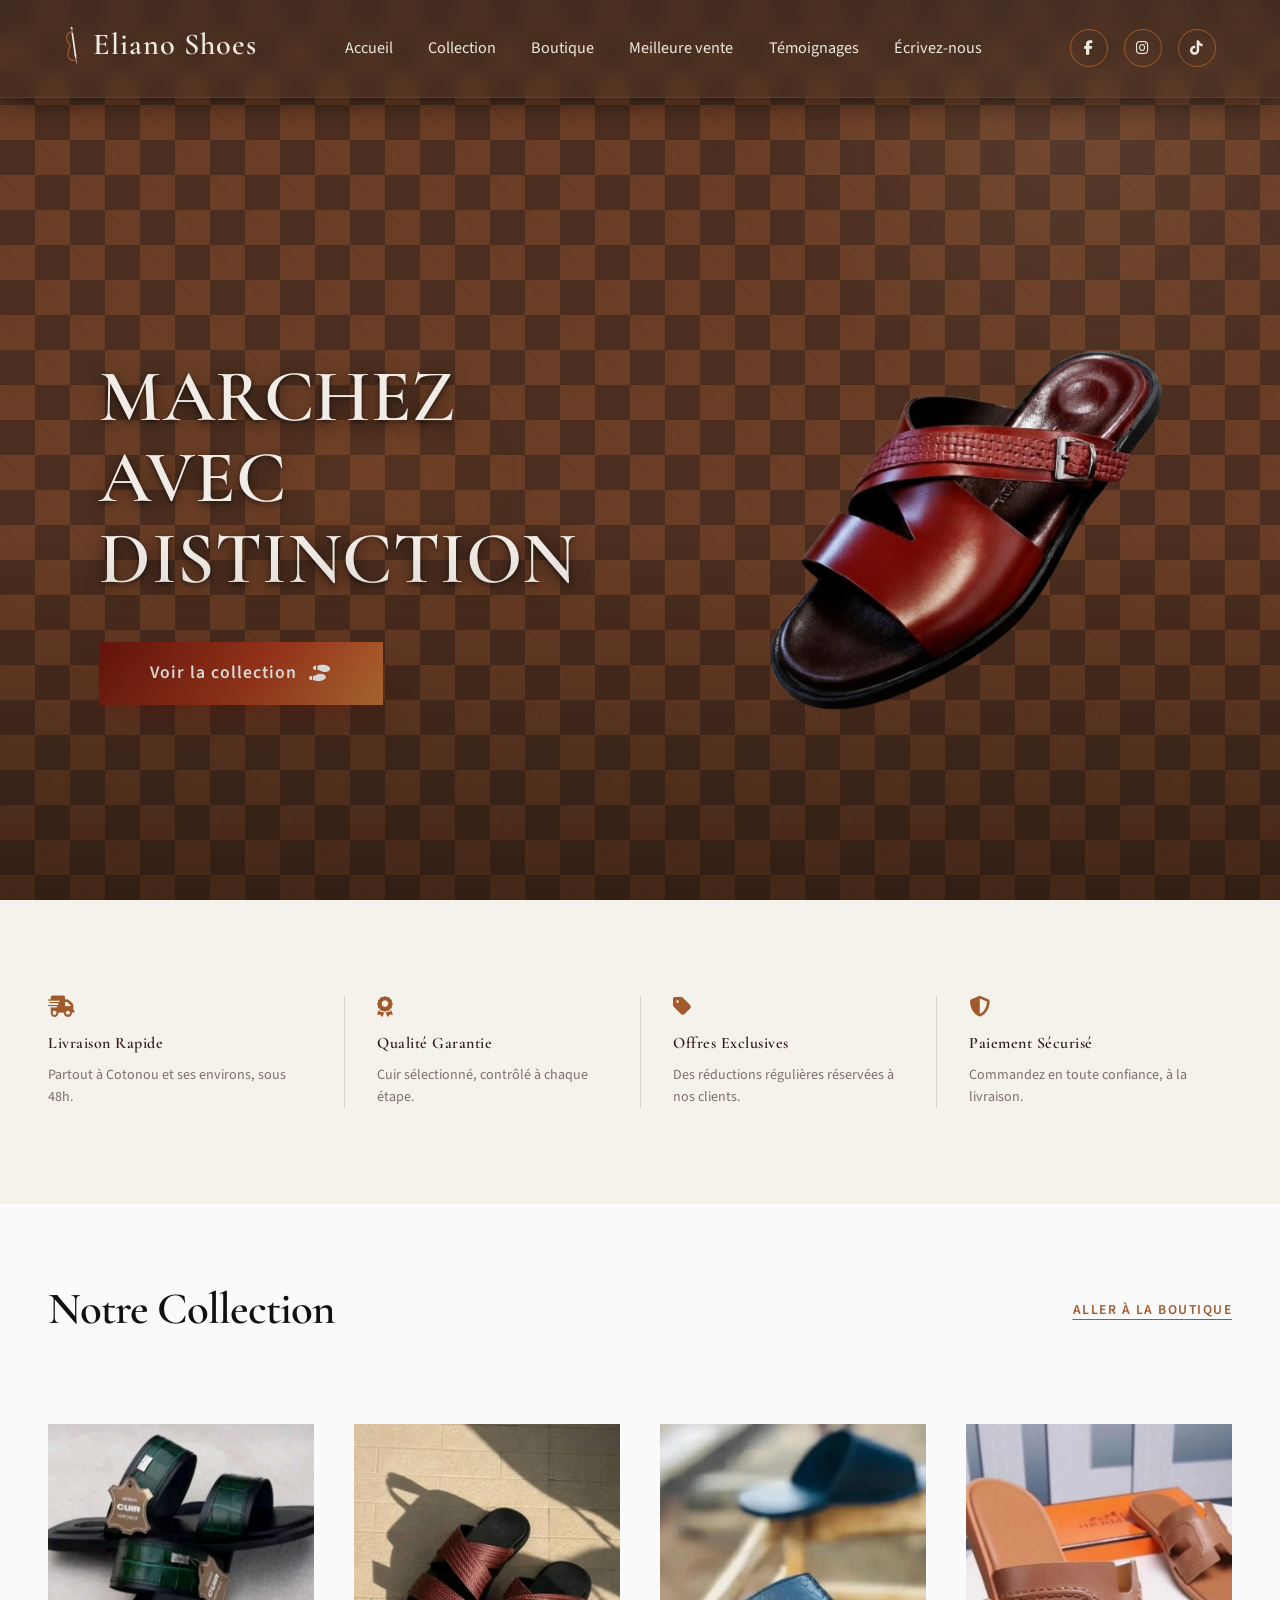
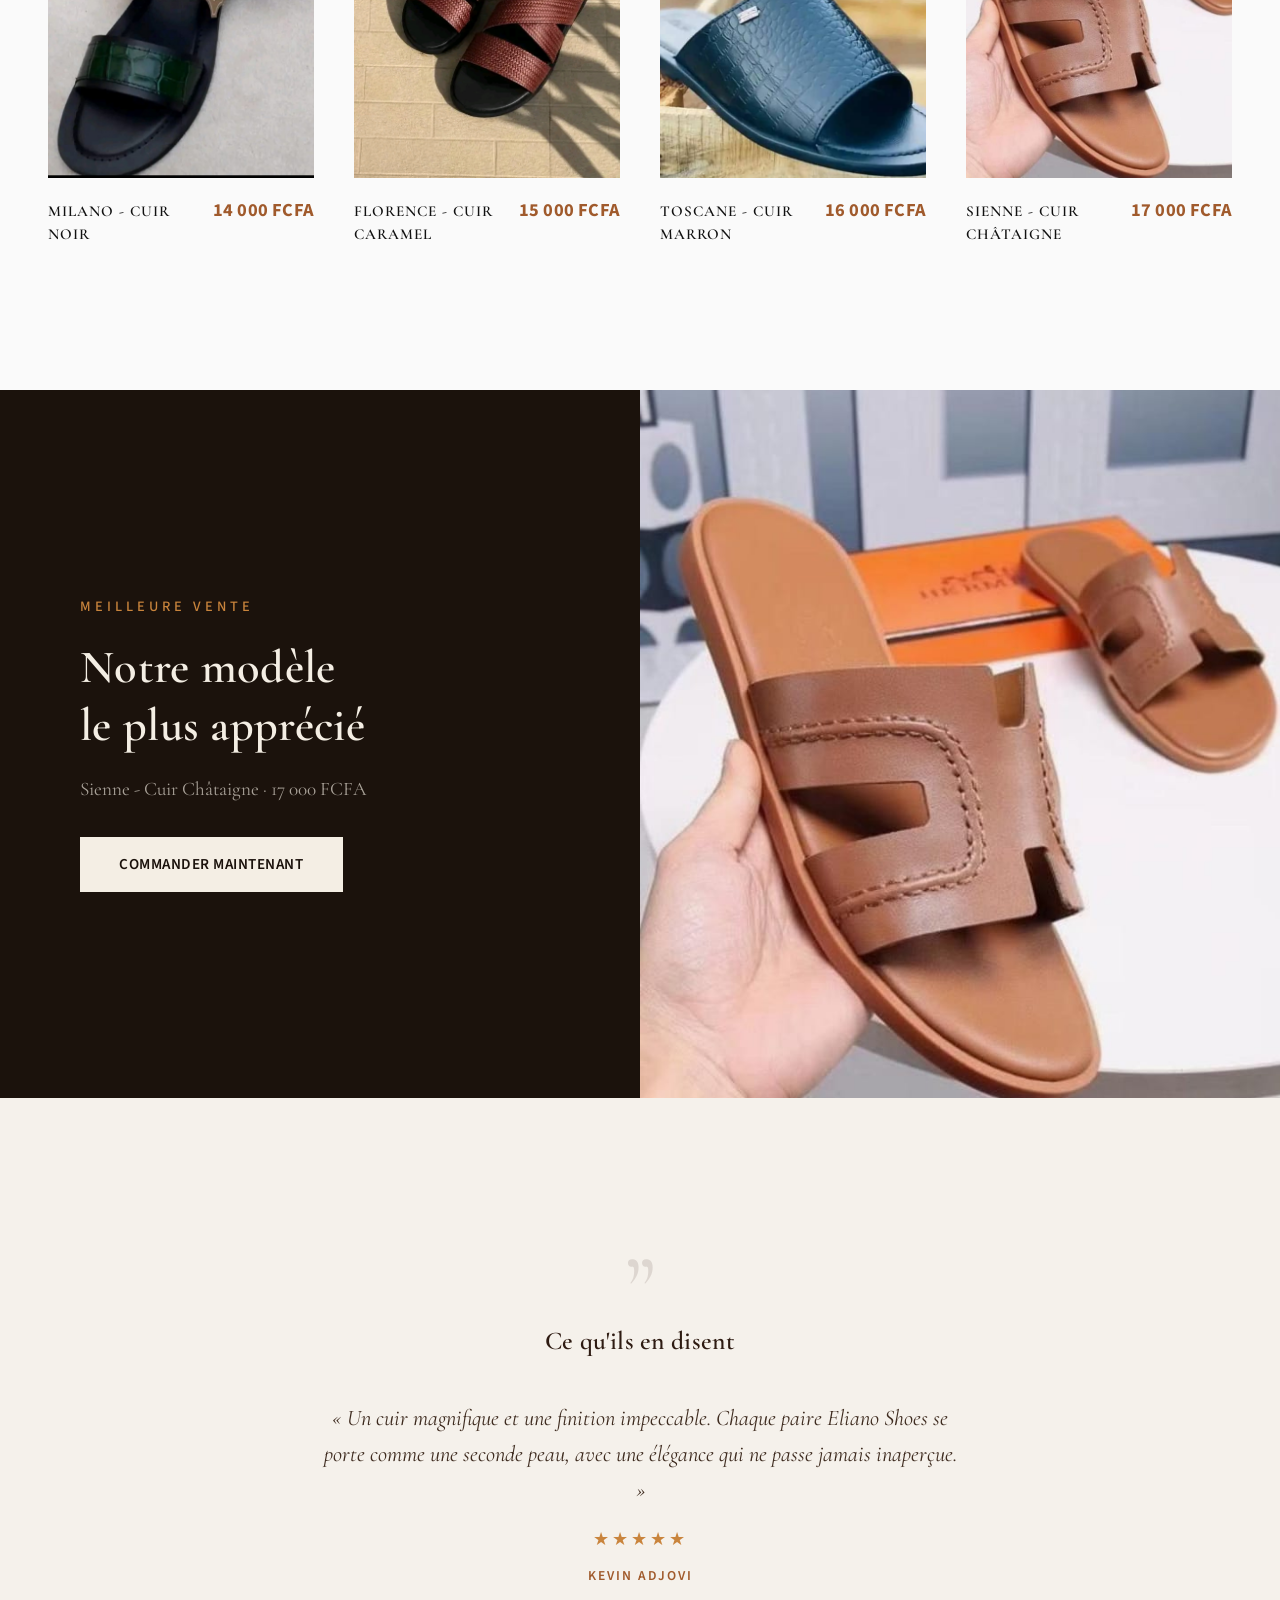
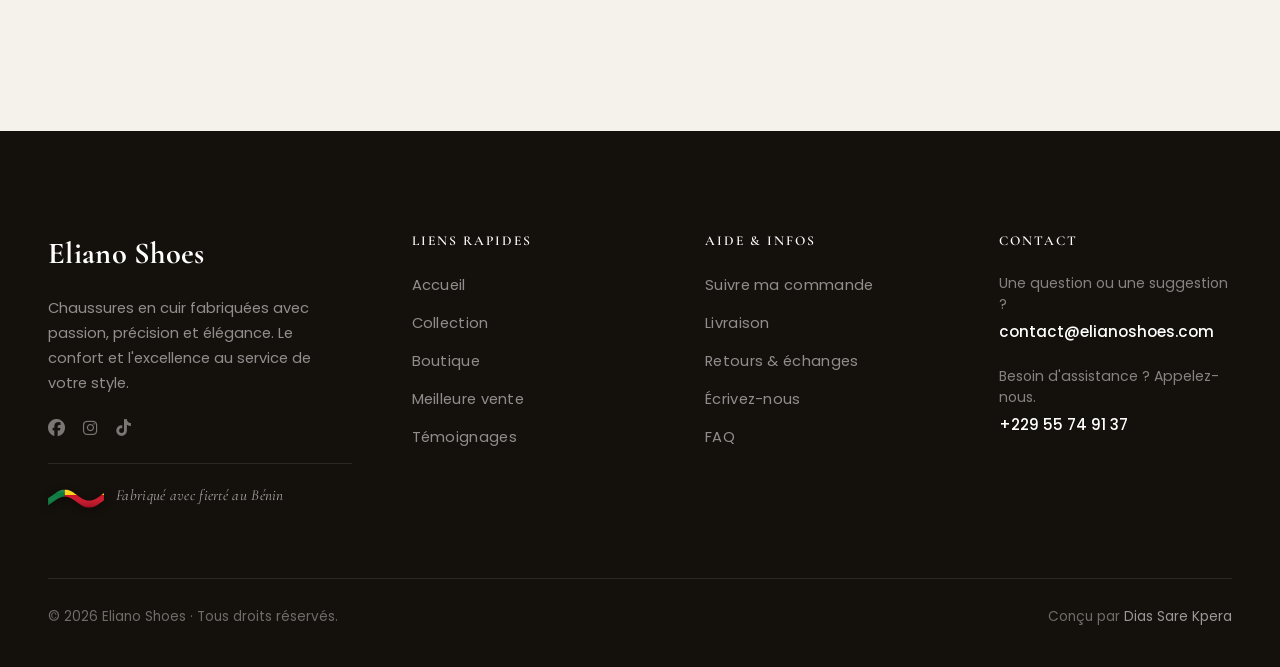
<file: index.html>
<!DOCTYPE html>
<html lang="en">
    <head>
        <!-- Charset -->
        <meta charset="UTF-8">
    
        <!-- Responsive -->
        <meta name="viewport" content="width=device-width, initial-scale=1.0">
    
        <!-- SEO -->
        <title>Eliano Shoes - Chaussures en cuir premium, élégantes et artisanales</title>
        <meta name="description" content="Découvrez les chaussures en cuir premium Eliano Shoes. Fabrication artisanale, élégance moderne et confort durable. Modèles pour hommes et femmes.">
        <meta name="google-site-verification" content="ugCb6VMAhUXQPPWYkNWNcJ9nA95f7R89IE8ldmZ-fjg" />

        <!-- Keywords (optionnel mais propre) -->
        <meta name="keywords" content="chaussures cuir, chaussures artisanales, cuir premium, chaussures élégantes, Eliano Shoes, mode homme, mode femme">
    
        <!-- FAVICON -->
        <link rel="icon" type="image/png" href="./assets/icons/favicon/favicon.ico">
    
        <!-- Google Fonts -->
        <link rel="preconnect" href="https://fonts.googleapis.com">
        <link rel="preconnect" href="https://fonts.gstatic.com" crossorigin>
        <link href="https://fonts.googleapis.com/css2?family=Poppins:wght@300;400;500;600&family=Cormorant+Garamond:wght@400;500;600;700&family=Source+Sans+3:wght@300;400;600;700&display=swap" rel="stylesheet">

        <!-- Font Awesome (icônes) -->
        <link rel="stylesheet" href="https://cdnjs.cloudflare.com/ajax/libs/font-awesome/6.5.0/css/all.min.css">

        <!-- Stylesheet principal -->
        <link rel="stylesheet" href="./css/home/main.css">
    
        <!-- Open Graph (réseaux sociaux) -->
        <meta property="og:title" content="Eliano Shoes - Chaussures en cuir premium">
        <meta property="og:description" content="Élégance. Confort. Artisanat. Découvrez nos collections en cuir premium.">
        <meta property="og:image" content="https://elianoshoes.onrender.com/assets/images/og-image.jpg">
        <meta property="og:image:secure_url" content="https://elianoshoes.onrender.com/assets/images/og-image.jpg">
        <meta property="og:image:type" content="image/jpeg">
        <meta property="og:image:width" content="1200">
        <meta property="og:image:height" content="630">
        <meta property="og:image:alt" content="Mocassin en cuir premium Eliano Shoes">
        <meta property="og:type" content="website">
        <meta property="og:url" content="https://elianoshoes.onrender.com">
        <meta property="og:site_name" content="Eliano Shoes">
        <meta property="og:locale" content="fr_FR">

        <!-- Twitter Card (aperçu identique sur X / Twitter) -->
        <meta name="twitter:card" content="summary_large_image">
        <meta name="twitter:title" content="Eliano Shoes - Chaussures en cuir premium">
        <meta name="twitter:description" content="Élégance. Confort. Artisanat. Découvrez nos collections en cuir premium.">
        <meta name="twitter:image" content="https://elianoshoes.onrender.com/assets/images/og-image.jpg">
    
        <!-- Couleur principale mobile -->
        <meta name="theme-color" content="#000000">
    </head>    
    <body>
        <!-- HEADER (hors de .hero pour ne pas être piégé dans son contexte d'empilement) -->
        <header class="hero__header">
            <div class="hero__logo">
                <a href="#hero" class="hero__brand">
                    <svg class="brand-needle" viewBox="0 0 26 58" width="20" height="44" aria-hidden="true" focusable="false">
                        <rect x="11.9" y="5" width="2.2" height="39" rx="1.1" fill="#eeeae1"/>
                        <path d="M11.9 42 L14.1 42 L13 56 Z" fill="#eeeae1"/>
                        <ellipse cx="13" cy="10.5" rx="0.9" ry="2.3" fill="none" stroke="#3a2416" stroke-width="1"/>
                        <path class="brand-needle__thread" d="M11.9 10.8 C5 12.5 2.2 20 6.5 25.5 C10.8 31 2 35 3 42.5 C3.7 48 9 50.5 13 48" fill="none" stroke="#A05A2C" stroke-width="1.6" stroke-linecap="round"/>
                        <circle cx="13" cy="48" r="1.4" fill="#A05A2C"/>
                    </svg>
                    <span>Eliano Shoes</span>
                </a>
            </div>

            <!-- Desktop Navigation -->
            <nav class="hero__nav" aria-label="Navigation principale">
                <ul class="hero__menu">
                    <li><a href="#hero">Accueil</a></li>
                    <li><a href="#collection">Collection</a></li>
                    <li><a href="boutique.html">Boutique</a></li>
                    <li><a href="#best-seller">Meilleure vente</a></li>
                    <li><a href="#temoignages">Témoignages</a></li>
                    <li><a href="https://wa.me/22955749137" target="_blank">Écrivez-nous</a></li>
                </ul>
            </nav>

            <!-- Social Links -->
            <ul class="hero__socials" aria-label="Réseaux sociaux">
                <li><a href="#" aria-label="Facebook"><i class="fa-brands fa-facebook-f"></i></a></li>
                <li><a href="#" aria-label="Instagram"><i class="fa-brands fa-instagram"></i></a></li>
                <li><a href="#" aria-label="TikTok"><i class="fa-brands fa-tiktok"></i></a></li>
            </ul>

            <!-- Mobile Menu Button -->
            <button class="hero__burger" aria-expanded="false" aria-controls="mobile-menu" aria-label="Ouvrir le menu mobile">
                <span></span>
                <span></span>
                <span></span>
            </button>
        </header>

        <!-- MOBILE NAV (hors de .hero également) -->
        <nav class="mobile-nav" id="mobile-menu" aria-label="Menu mobile">
            <ul class="mobile-nav__menu">
                <li><a href="#hero">Accueil</a></li>
                <li><a href="#collection">Collection</a></li>
                <li><a href="boutique.html">Boutique</a></li>
                <li><a href="#best-seller">Meilleure vente</a></li>
                <li><a href="#temoignages">Témoignages</a></li>
                <li><a href="https://wa.me/22955749137" target="_blank">Écrivez-nous</a></li>
            </ul>
            <!-- Social Links -->
            <ul class="hero__socials" aria-label="Réseaux sociaux">
                <li><a href="#" aria-label="Facebook"><i class="fa-brands fa-facebook-f"></i></a></li>
                <li><a href="#" aria-label="Instagram"><i class="fa-brands fa-instagram"></i></a></li>
                <li><a href="#" aria-label="TikTok"><i class="fa-brands fa-tiktok"></i></a></li>
            </ul>
        </nav>

        <!-- SECTION HERO -->
        <section class="hero" id="hero" role="region" aria-labelledby="hero-title">

            <!-- HERO CONTENT -->
            <div class="hero__content">
                <div class="hero__text">
                    <h1 class="hero__title" id="hero-title">
                        Marchez avec<br>
                        distinction
                    </h1>
        
                    <div class="hero__cta">
                        <a href="#collection" class="btn btn--primary">
                            Voir la collection
                            <i class="fa-solid fa-shoe-prints btn__icon" aria-hidden="true"></i>
                        </a>
                    </div>
                </div>
        
                <figure class="hero__image">
                    <img 
                        src="./assets/images/mockup.png" 
                        alt="Chaussure en cuir premium confectionnée par Eliano Shoes"
                    >
                </figure>
            </div>
        
        </section>

        <!-- SECTION AVANTAGES -->
        <section class="avantages reveal-section" id="avantages" aria-label="Nos engagements">
            <div class="avantages__grid" role="list">

                <article class="avantage" role="listitem">
                    <i class="fa-solid fa-truck-fast avantage__icon" aria-hidden="true"></i>
                    <h3 class="avantage__title">Livraison Rapide</h3>
                    <p class="avantage__text">Partout à Cotonou et ses environs, sous 48h.</p>
                </article>

                <article class="avantage" role="listitem">
                    <i class="fa-solid fa-award avantage__icon" aria-hidden="true"></i>
                    <h3 class="avantage__title">Qualité Garantie</h3>
                    <p class="avantage__text">Cuir sélectionné, contrôlé à chaque étape.</p>
                </article>

                <article class="avantage" role="listitem">
                    <i class="fa-solid fa-tag avantage__icon" aria-hidden="true"></i>
                    <h3 class="avantage__title">Offres Exclusives</h3>
                    <p class="avantage__text">Des réductions régulières réservées à nos clients.</p>
                </article>

                <article class="avantage" role="listitem">
                    <i class="fa-solid fa-shield-halved avantage__icon" aria-hidden="true"></i>
                    <h3 class="avantage__title">Paiement Sécurisé</h3>
                    <p class="avantage__text">Commandez en toute confiance, à la livraison.</p>
                </article>

            </div>
        </section>

        <!-- SECTION COLLECTION -->
        <section class="collection " id="collection" role="region" aria-label="Collection">

            <!-- CONTENT -->
            <div class="collection__content">

                <!-- HEADER DE SECTION : titre à gauche / lien boutique à droite -->
                <div class="collection__header">
                    <h2 class="collection__title">Notre Collection</h2>
                    <a href="boutique.html" class="collection__link">Aller à la boutique</a>
                </div>

                <!-- ===== CATÉGORIE 1 ===== -->
                <section class="collection-category" aria-label="Produits">
        
                    <div class="collection-category__grid" role="list">

                        <!-- CARD 1 -->
                        <article
                            class="product-card"
                            role="listitem"
                            data-name="Milano - Cuir Noir"
                            data-image="https://elianoshoes.onrender.com/assets/image/Shoes/1.jpeg"
                            data-price="14 000 FCFA"
                            >
                            <figure class="product-card__image-wrapper">
                                <img
                                    src="./assets/images/shoes/1.jpeg"
                                    alt="Chaussure en cuir modèle Milano - Cuir Noir"
                                    class="product-card__image"
                                >
                            
                                <button type="button" class="product-card__order-btn">
                                    Commander <i class="fa-solid fa-cart-shopping" aria-hidden="true"></i>
                                </button>
                            </figure>

                            <div class="product-card__info">
                                <h4 class="product-card__name">Milano - Cuir Noir</h4>
                                <p class="product-card__price">14 000 FCFA</p>
                            </div>
                        </article>

                        <!-- CARD 2 -->
                        <article
                            class="product-card"
                            role="listitem"
                            data-name="Florence - Cuir Caramel"
                            data-image="https://elianoshoes.onrender.com/assets/image/Shoes/2.jpeg"
                            data-price="15 000 FCFA"
                            >
                            <figure class="product-card__image-wrapper">
                                <img
                                    src="./assets/images/shoes/2.jpeg"
                                    alt="Chaussure en cuir modèle Florence - Cuir Caramel"
                                    class="product-card__image"
                                >
                            
                                <button type="button" class="product-card__order-btn">
                                    Commander <i class="fa-solid fa-cart-shopping" aria-hidden="true"></i>
                                </button>
                            </figure>

                            <div class="product-card__info">
                                <h4 class="product-card__name">Florence - Cuir Caramel</h4>
                                <p class="product-card__price">15 000 FCFA</p>
                            </div>
                        </article>

                        <!-- CARD 3 -->
                        <article
                            class="product-card"
                            role="listitem"
                            data-name="Toscane - Cuir Marron"
                            data-image="https://elianoshoes.onrender.com/assets/image/Shoes/3.jpeg"
                            data-price="16 000 FCFA"
                            >
                            <figure class="product-card__image-wrapper">
                                <img
                                    src="./assets/images/shoes/3.jpeg"
                                    alt="Chaussure en cuir modèle Toscane - Cuir Marron"
                                    class="product-card__image"
                                >
                            
                                <button type="button" class="product-card__order-btn">
                                    Commander <i class="fa-solid fa-cart-shopping" aria-hidden="true"></i>
                                </button>
                            </figure>

                            <div class="product-card__info">
                                <h4 class="product-card__name">Toscane - Cuir Marron</h4>
                                <p class="product-card__price">16 000 FCFA</p>
                            </div>
                        </article>

                        <!-- CARD 4 -->
                        <article
                            class="product-card"
                            role="listitem"
                            data-name="Sienne - Cuir Châtaigne"
                            data-image="https://elianoshoes.onrender.com/assets/image/Shoes/4.jpeg"
                            data-price="17 000 FCFA"
                            >
                            <figure class="product-card__image-wrapper">
                                <img
                                    src="./assets/images/shoes/4.jpeg"
                                    alt="Chaussure en cuir modèle Sienne - Cuir Châtaigne"
                                    class="product-card__image"
                                >
                            
                                <button type="button" class="product-card__order-btn">
                                    Commander <i class="fa-solid fa-cart-shopping" aria-hidden="true"></i>
                                </button>
                            </figure>

                            <div class="product-card__info">
                                <h4 class="product-card__name">Sienne - Cuir Châtaigne</h4>
                                <p class="product-card__price">17 000 FCFA</p>
                            </div>
                        </article>

                    </div>
                </section>
            </div>
        
        </section>

        <!-- SECTION BEST SELLER -->
        <section class="best-seller reveal-section" id="best-seller" role="region" aria-labelledby="best-seller-title">

            <div class="best-seller__text reveal-card">
                <p class="best-seller__subtitle">Meilleure Vente</p>

                <h1 class="best-seller__title" id="best-seller-title">
                    Notre modèle<br>le plus apprécié
                </h1>

                <p class="best-seller__meta">Sienne - Cuir Châtaigne · 17 000 FCFA</p>

                <a
                    href="https://wa.me/22955749137"
                    target="_blank"
                    class="best-seller__cta"
                    data-name="Sienne - Cuir Châtaigne"
                    data-image="https://elianoshoes.onrender.com/assets/image/Shoes/4.jpeg"
                    data-price="17 000 FCFA"
                    >
                    Commander maintenant
                </a>
            </div>

            <figure class="best-seller__image-wrapper reveal-card">
                <img 
                    src="./assets/images/shoes/4.jpeg" 
                    alt="Chaussure cuir modèle best-seller Sienne - Cuir Châtaigne" 
                    class="best-seller-image"
                >
            </figure>

        </section>

        <!-- SECTION TEMOIGNAGES -->
        <section class="testimonials reveal-section" id="temoignages" role="region" aria-labelledby="testimonials-title">

            <div class="testimonials__frame">

                <span class="testimonials__quote-mark" aria-hidden="true">&#8221;</span>

                <h2 class="testimonials__title reveal-header" id="testimonials-title">Ce qu'ils en disent</h2>

                <div class="testimonials__carousel">

                    <div class="testimonials__content reveal-card">
                        <p class="testimonials__text" id="testimonial-text">
                            « Un cuir magnifique et une finition impeccable. Chaque paire Eliano Shoes se porte comme une seconde peau, avec une élégance qui ne passe jamais inaperçue. »
                        </p>
                        <div class="testimonials__rating" id="testimonial-rating" aria-label="Note 5 sur 5">★★★★★</div>
                        <p class="testimonials__author" id="testimonial-author">Kevin Adjovi</p>
                    </div>

                </div>

            </div>

        </section>


        <!-- BOUTON WHATSAPP-->
        <a href="https://wa.me/22955749137"
            class="whatsapp-float" 
            target="_blank" 
            aria-label="Contactez-nous sur WhatsApp">
            <i class="fa-brands fa-whatsapp"></i>
        </a>

        <!-- SECTION FOOTER -->
        <footer class="site-footer" role="contentinfo">

            <div class="footer-container">

                <!-- Brand & Description -->
                <div class="footer-brand">
                    <h1 class="footer-title" id="footer-brand-title">Eliano Shoes</h1>

                    <p class="footer-description">
                        Chaussures en cuir fabriquées avec passion, précision et élégance.
                        Le confort et l'excellence au service de votre style.
                    </p>

                    <ul class="socials-icons" aria-label="Réseaux sociaux">
                        <li><a href="#" aria-label="Facebook"><i class="fa-brands fa-facebook"></i></a></li>
                        <li><a href="#" aria-label="Instagram"><i class="fa-brands fa-instagram"></i></a></li>
                        <li><a href="#" aria-label="TikTok"><i class="fa-brands fa-tiktok"></i></a></li>
                    </ul>

                    <div class="footer-origin">
                        <svg class="footer-origin__ribbon" width="56" height="26" viewBox="0 0 200 90" xmlns="http://www.w3.org/2000/svg" role="img" aria-label="Drapeau du Benin stylise, ruban ondulant">
                            <defs>
                                <path id="ribbonShape" d="M 0.0,56.3 L 3.3,54.2 L 6.7,52.0 L 10.0,49.7 L 13.3,47.4 L 16.7,45.0 L 20.0,42.6 L 23.3,40.2 L 26.7,37.9 L 30.0,35.7 L 33.3,33.6 L 36.7,31.7 L 40.0,30.0 L 43.3,28.6 L 46.7,27.3 L 50.0,26.3 L 53.3,25.6 L 56.7,25.2 L 60.0,25.0 L 63.3,25.1 L 66.7,25.6 L 70.0,26.3 L 73.3,27.2 L 76.7,28.5 L 80.0,30.0 L 83.3,31.6 L 86.7,33.5 L 90.0,35.6 L 93.3,37.8 L 96.7,40.1 L 100.0,42.4 L 103.3,44.8 L 106.7,47.2 L 110.0,49.6 L 113.3,51.9 L 116.7,54.1 L 120.0,56.2 L 123.3,58.1 L 126.7,59.8 L 130.0,61.3 L 133.3,62.6 L 136.7,63.6 L 140.0,64.4 L 143.3,64.8 L 146.7,65.0 L 150.0,64.9 L 153.3,64.5 L 156.7,63.8 L 160.0,62.8 L 163.3,61.6 L 166.7,60.2 L 170.0,58.5 L 173.3,56.6 L 176.7,54.6 L 180.0,52.4 L 183.3,50.1 L 186.7,47.8 L 190.0,45.4 L 193.3,43.0 L 196.7,40.6 L 200.0,38.3 L 200.0,64.3 L 196.7,66.6 L 193.3,69.0 L 190.0,71.4 L 186.7,73.8 L 183.3,76.1 L 180.0,78.4 L 176.7,80.6 L 173.3,82.6 L 170.0,84.5 L 166.7,86.2 L 163.3,87.6 L 160.0,88.8 L 156.7,89.8 L 153.3,90.5 L 150.0,90.9 L 146.7,91.0 L 143.3,90.8 L 140.0,90.4 L 136.7,89.6 L 133.3,88.6 L 130.0,87.3 L 126.7,85.8 L 123.3,84.1 L 120.0,82.2 L 116.7,80.1 L 113.3,77.9 L 110.0,75.6 L 106.7,73.2 L 103.3,70.8 L 100.0,68.4 L 96.7,66.1 L 93.3,63.8 L 90.0,61.6 L 86.7,59.5 L 83.3,57.6 L 80.0,56.0 L 76.7,54.5 L 73.3,53.2 L 70.0,52.3 L 66.7,51.6 L 63.3,51.1 L 60.0,51.0 L 56.7,51.2 L 53.3,51.6 L 50.0,52.3 L 46.7,53.3 L 43.3,54.6 L 40.0,56.0 L 36.7,57.7 L 33.3,59.6 L 30.0,61.7 L 26.7,63.9 L 23.3,66.2 L 20.0,68.6 L 16.7,71.0 L 13.3,73.4 L 10.0,75.7 L 6.7,78.0 L 3.3,80.2 L 0.0,82.3 Z"/>
                                <clipPath id="ribbonClip"><use href="#ribbonShape"/></clipPath>
                                <linearGradient id="ribbonSheen" x1="0" y1="0" x2="0" y2="1">
                                    <stop offset="0" stop-color="#ffffff" stop-opacity="0.4"/>
                                    <stop offset="0.45" stop-color="#ffffff" stop-opacity="0"/>
                                    <stop offset="1" stop-color="#000000" stop-opacity="0.22"/>
                                </linearGradient>
                            </defs>
                            <g clip-path="url(#ribbonClip)">
                                <rect x="0" y="0" width="60.0" height="90" fill="#0A7B3E"/>
                                <rect x="60.0" y="0" width="140.0" height="45.0" fill="#FCD116"/>
                                <rect x="60.0" y="45.0" width="140.0" height="45.0" fill="#CE1126"/>
                                <rect x="0" y="0" width="200" height="90" fill="url(#ribbonSheen)"/>
                            </g>
                            <use href="#ribbonShape" fill="none" stroke="rgba(20,12,8,0.3)" stroke-width="1.4"/>
                        </svg>
                        <span class="footer-origin__text">Fabriqu&eacute; avec fiert&eacute; au B&eacute;nin</span>
                    </div>
                </div>

                <!-- Quick Links -->
                <nav class="footer-links" aria-labelledby="footer-links-title">
                    <h2 class="footer-heading" id="footer-links-title">Liens rapides</h2>

                    <ul class="footer-list">
                        <li><a href="#hero">Accueil</a></li>
                        <li><a href="#collection">Collection</a></li>
                        <li><a href="boutique.html">Boutique</a></li>
                        <li><a href="#best-seller">Meilleure vente</a></li>
                        <li><a href="#temoignages">Témoignages</a></li>
                    </ul>
                </nav>

                <!-- Help & Info -->
                <nav class="footer-help" aria-labelledby="footer-help-title">
                    <h2 class="footer-heading" id="footer-help-title">Aide &amp; Infos</h2>

                    <ul class="footer-list">
                        <li><a href="https://wa.me/22955749137" target="_blank">Suivre ma commande</a></li>
                        <li><a href="https://wa.me/22955749137" target="_blank">Livraison</a></li>
                        <li><a href="https://wa.me/22955749137" target="_blank">Retours &amp; échanges</a></li>
                        <li><a href="https://wa.me/22955749137" target="_blank">Écrivez-nous</a></li>
                        <li><a href="https://wa.me/22955749137" target="_blank">FAQ</a></li>
                    </ul>
                </nav>

                <!-- Contact Information -->
                <div class="footer-contact" aria-labelledby="footer-contact-title">
                    <h2 class="footer-heading" id="footer-contact-title">Contact</h2>

                    <p class="footer-contact-text">Une question ou une suggestion ?</p>
                    <a href="mailto:contact@elianoshoes.com" class="footer-contact-value">contact@elianoshoes.com</a>

                    <p class="footer-contact-text footer-contact-text--spaced">Besoin d'assistance ? Appelez-nous.</p>
                    <a href="tel:+22955749137" class="footer-contact-value">+229 55 74 91 37</a>
                </div>

            </div>

            <!-- Bottom Line -->
            <div class="footer-bottom">
                <p class="footer-copyright">
                    &copy; <span id="year"></span> Eliano Shoes · Tous droits réservés.
                </p>
                <p class="footer-credit">
                    Conçu par <a href="https://dsk.ink" target="_blank" rel="noopener">Dias Sare Kpera</a>
                </p>
            </div>
        </footer>

        <!-- ===============================
            JAVASCRIPT
        =============================== -->
		<script src="./js/01-global/fixed-header.js"></script>
		<script src="./js/01-global/reveal.js"></script>
		<script src="./js/01-global/wa-message.js"></script>
		<script src="./js/01-global/whatsapp-float.js"></script>
        <script src="./js/01-global/footer-years.js"></script>

		<script src="./js/02-home/overlay-menu.js"></script>
		<script src="./js/02-home/testimonials.js"></script>
    </body>
</html>
</file>
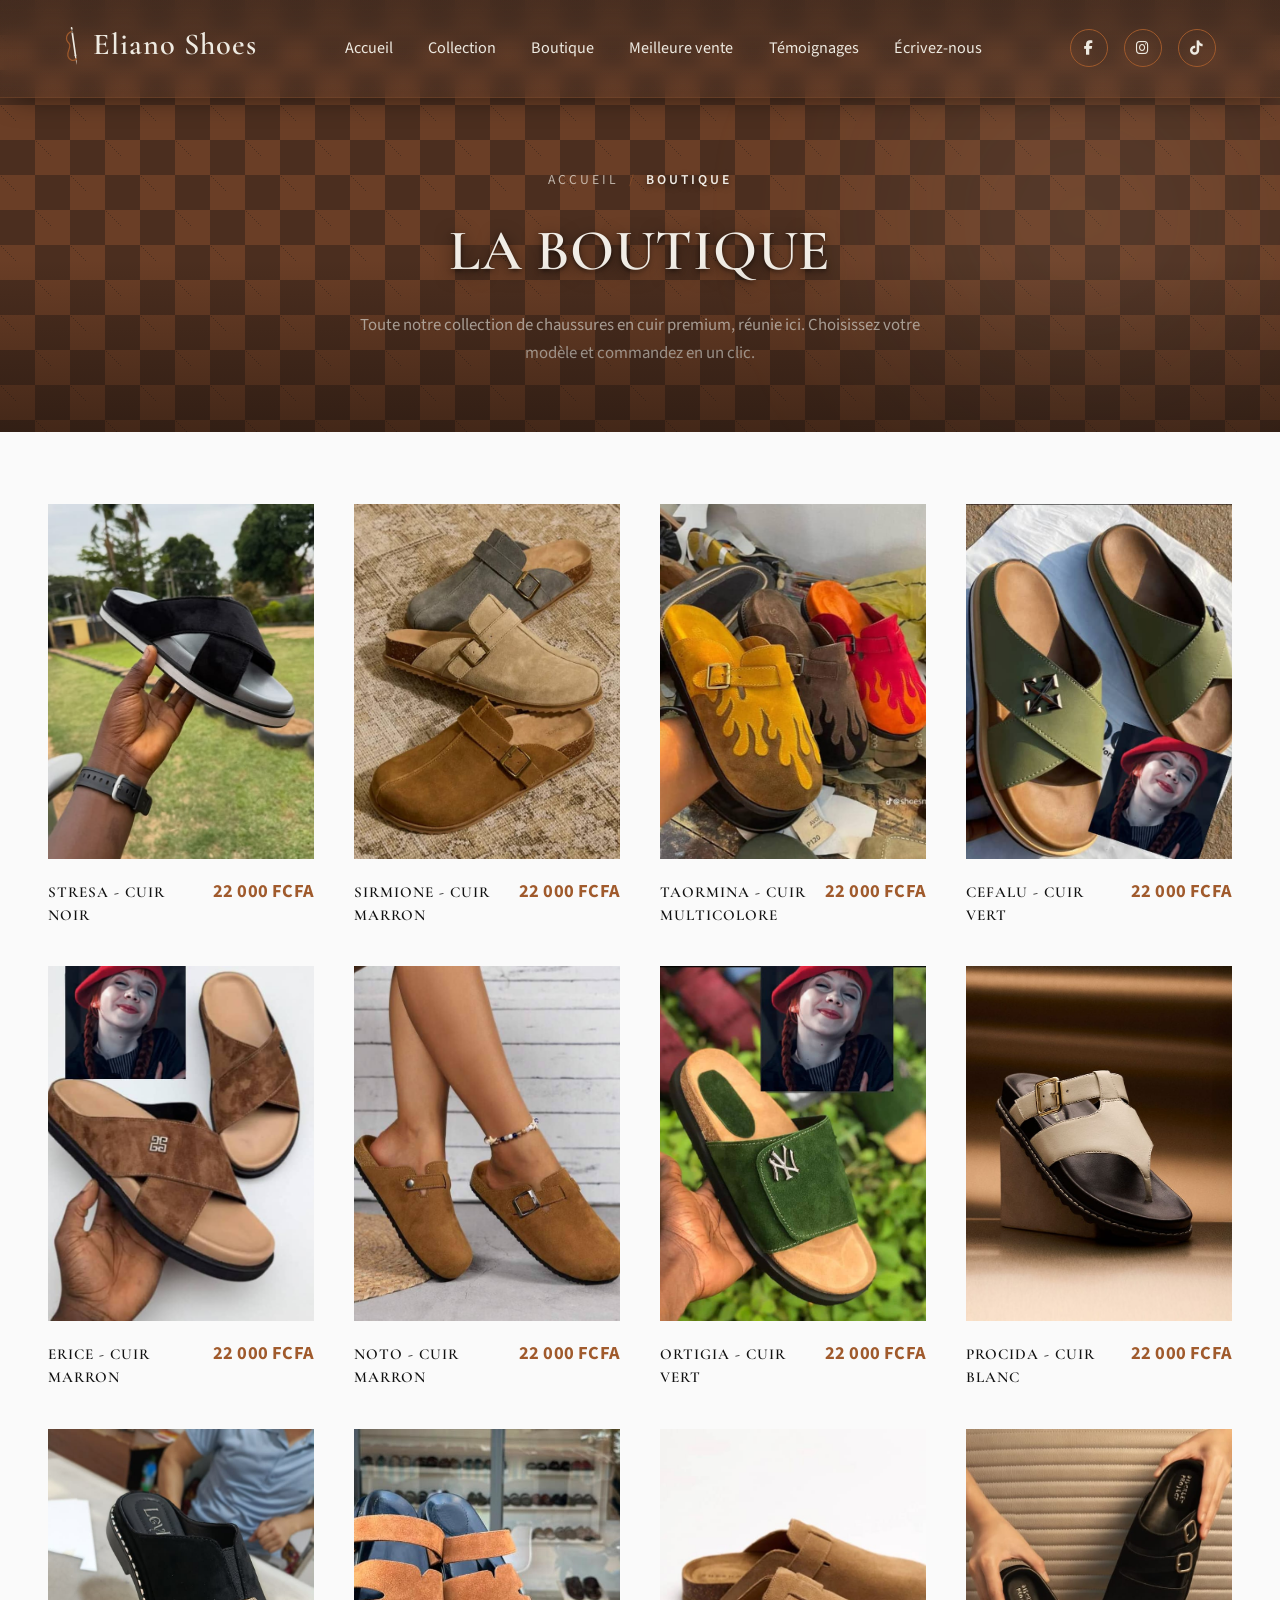
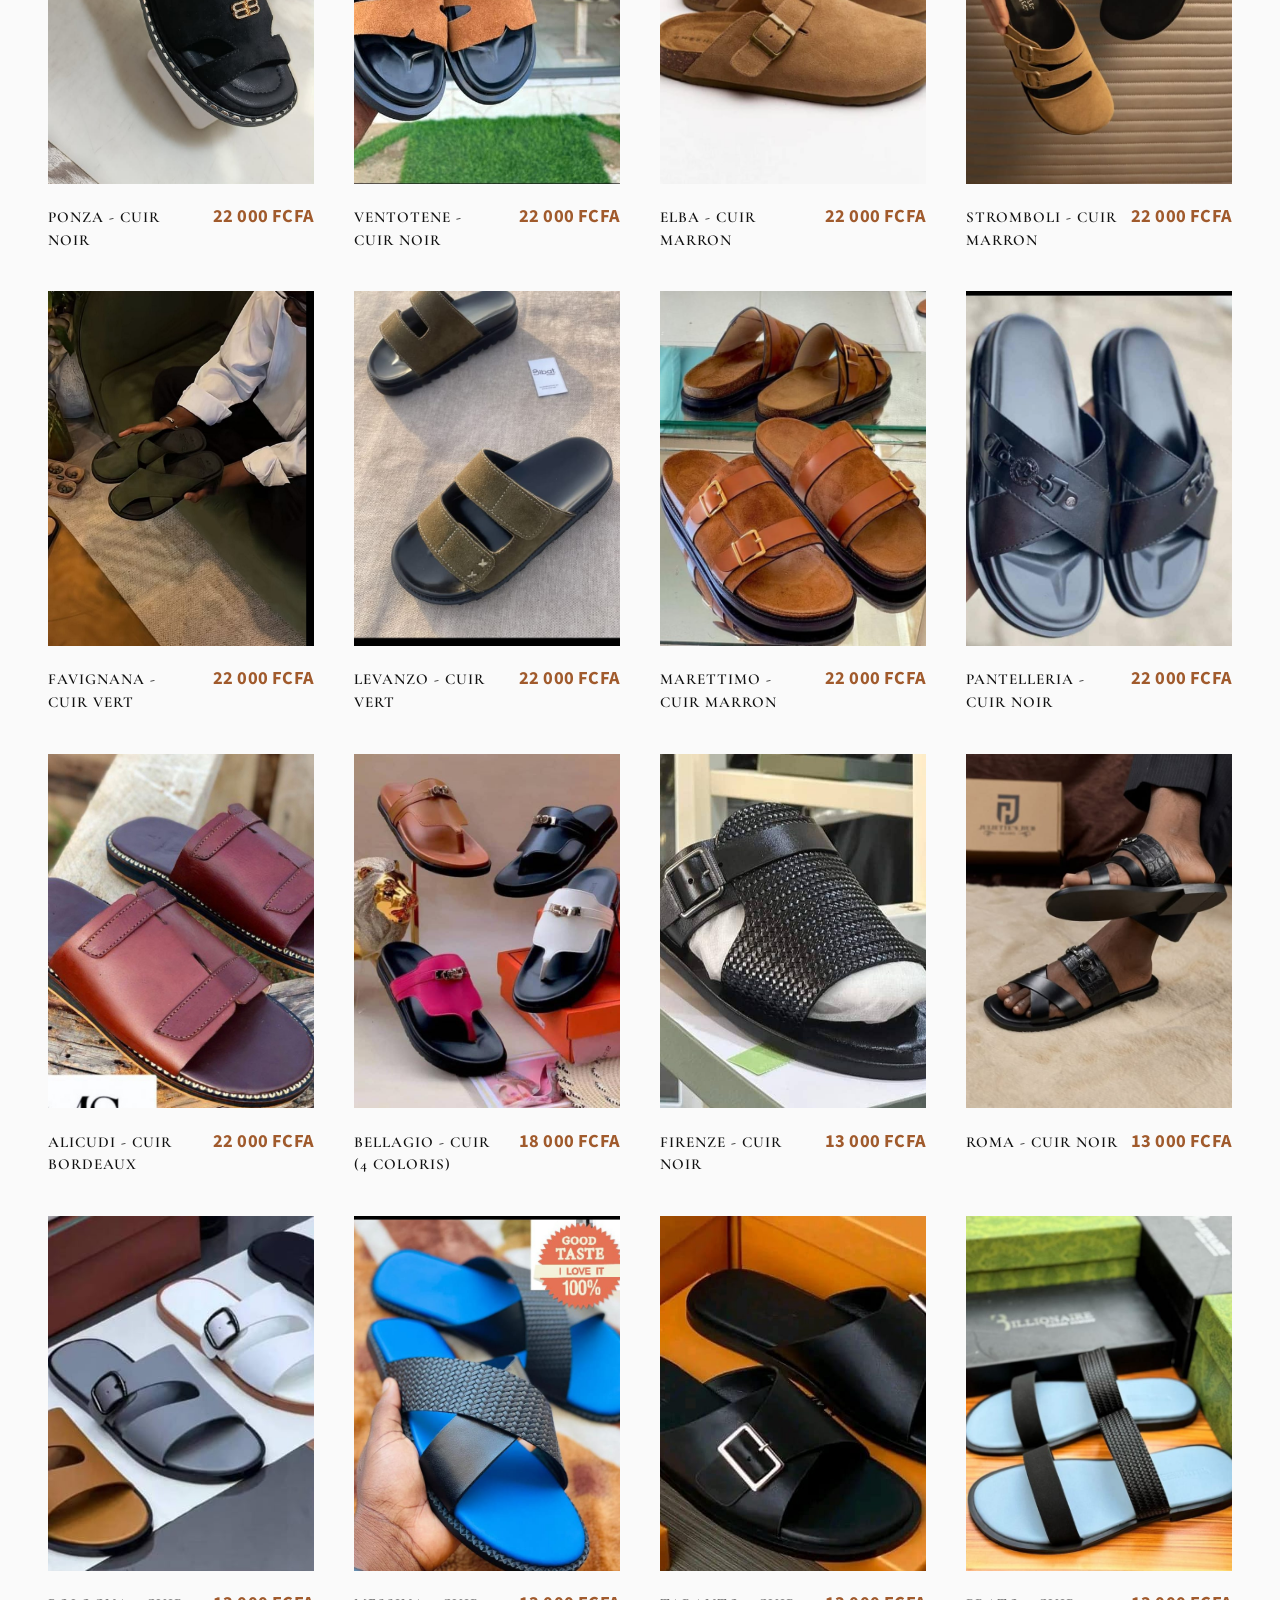
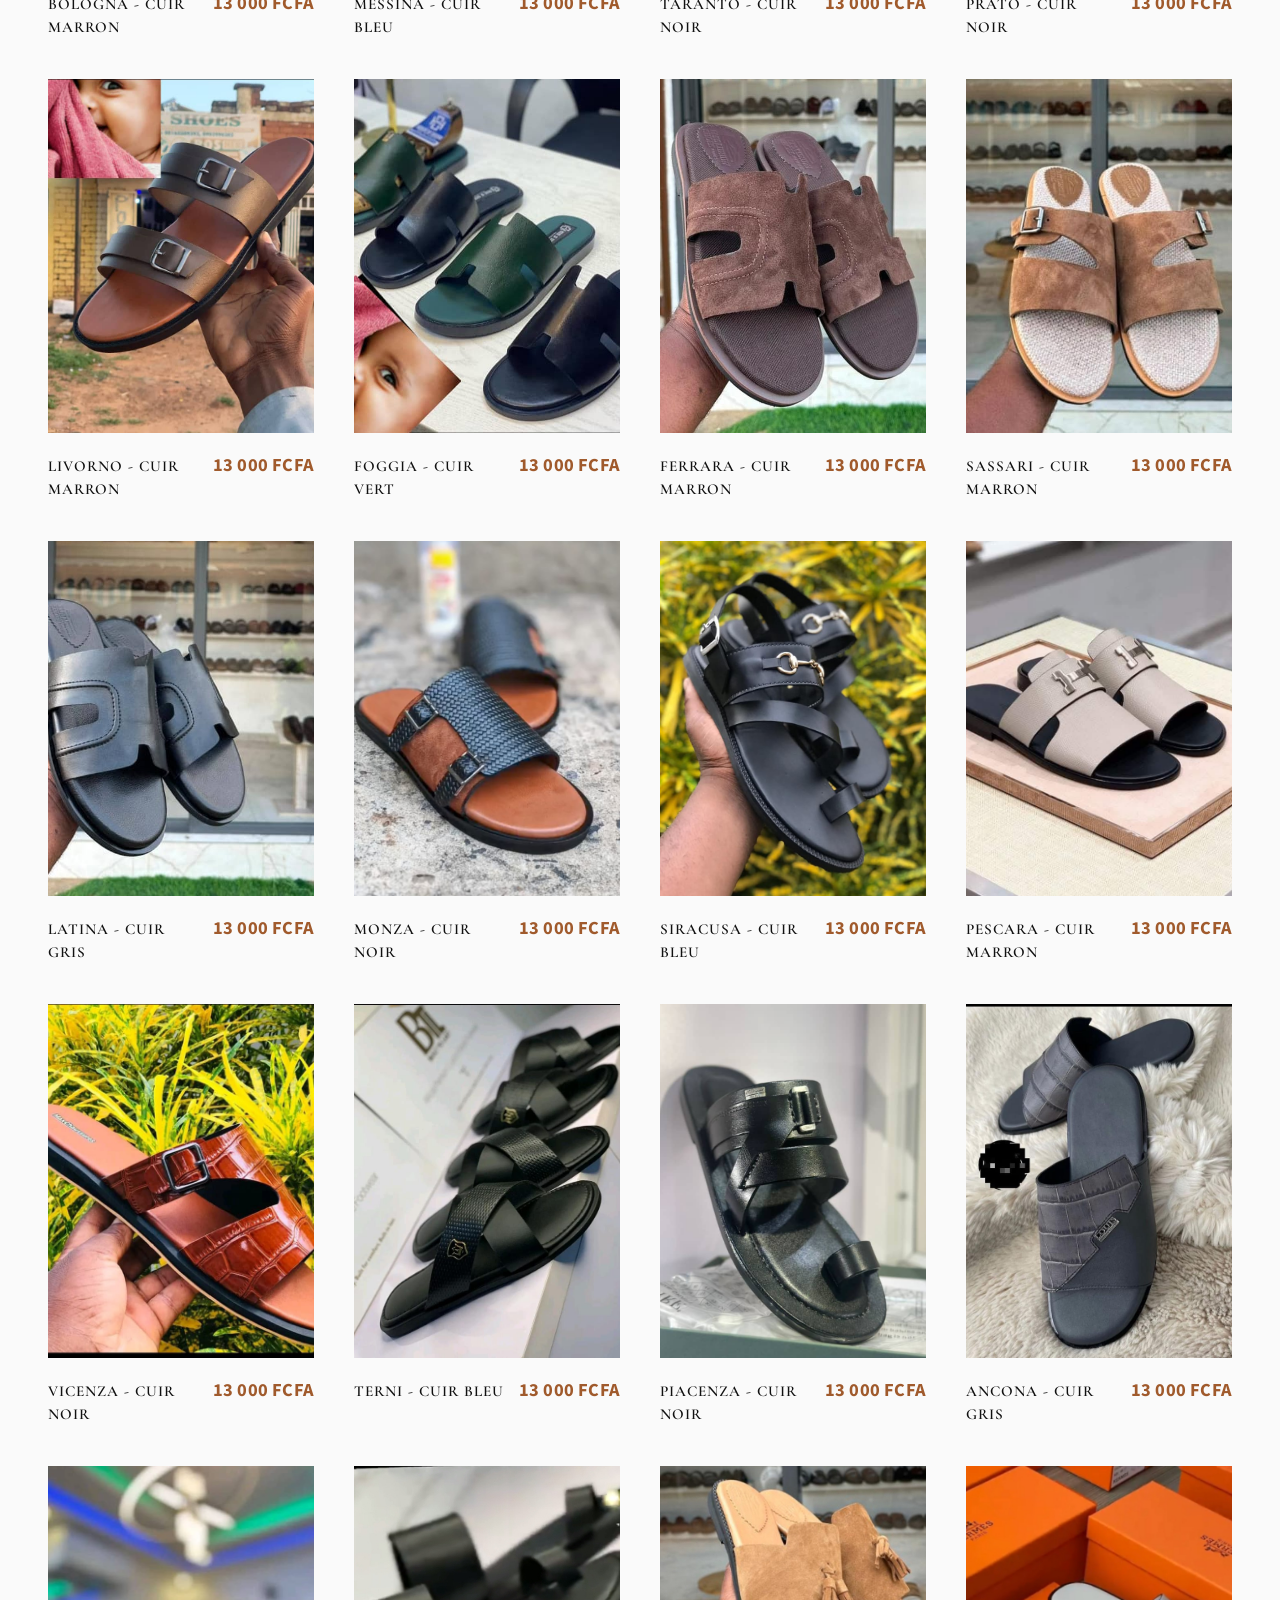
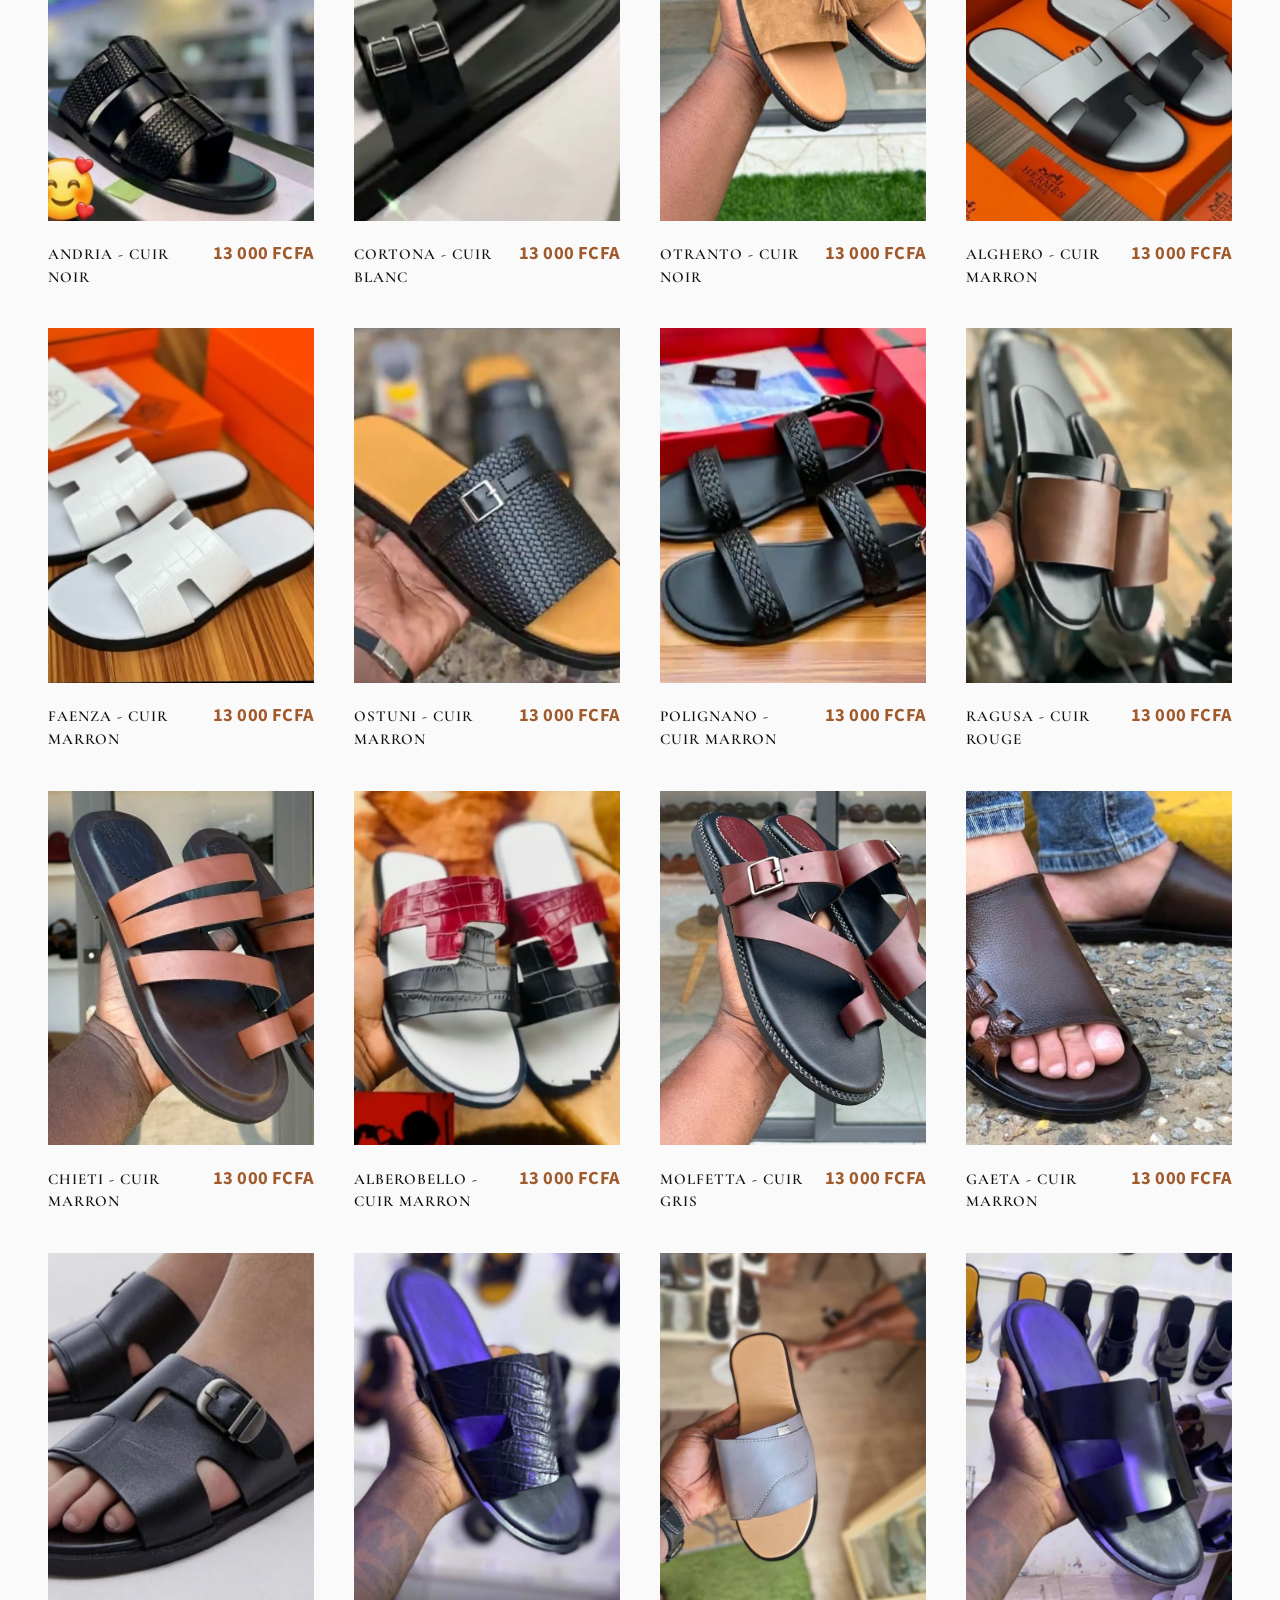
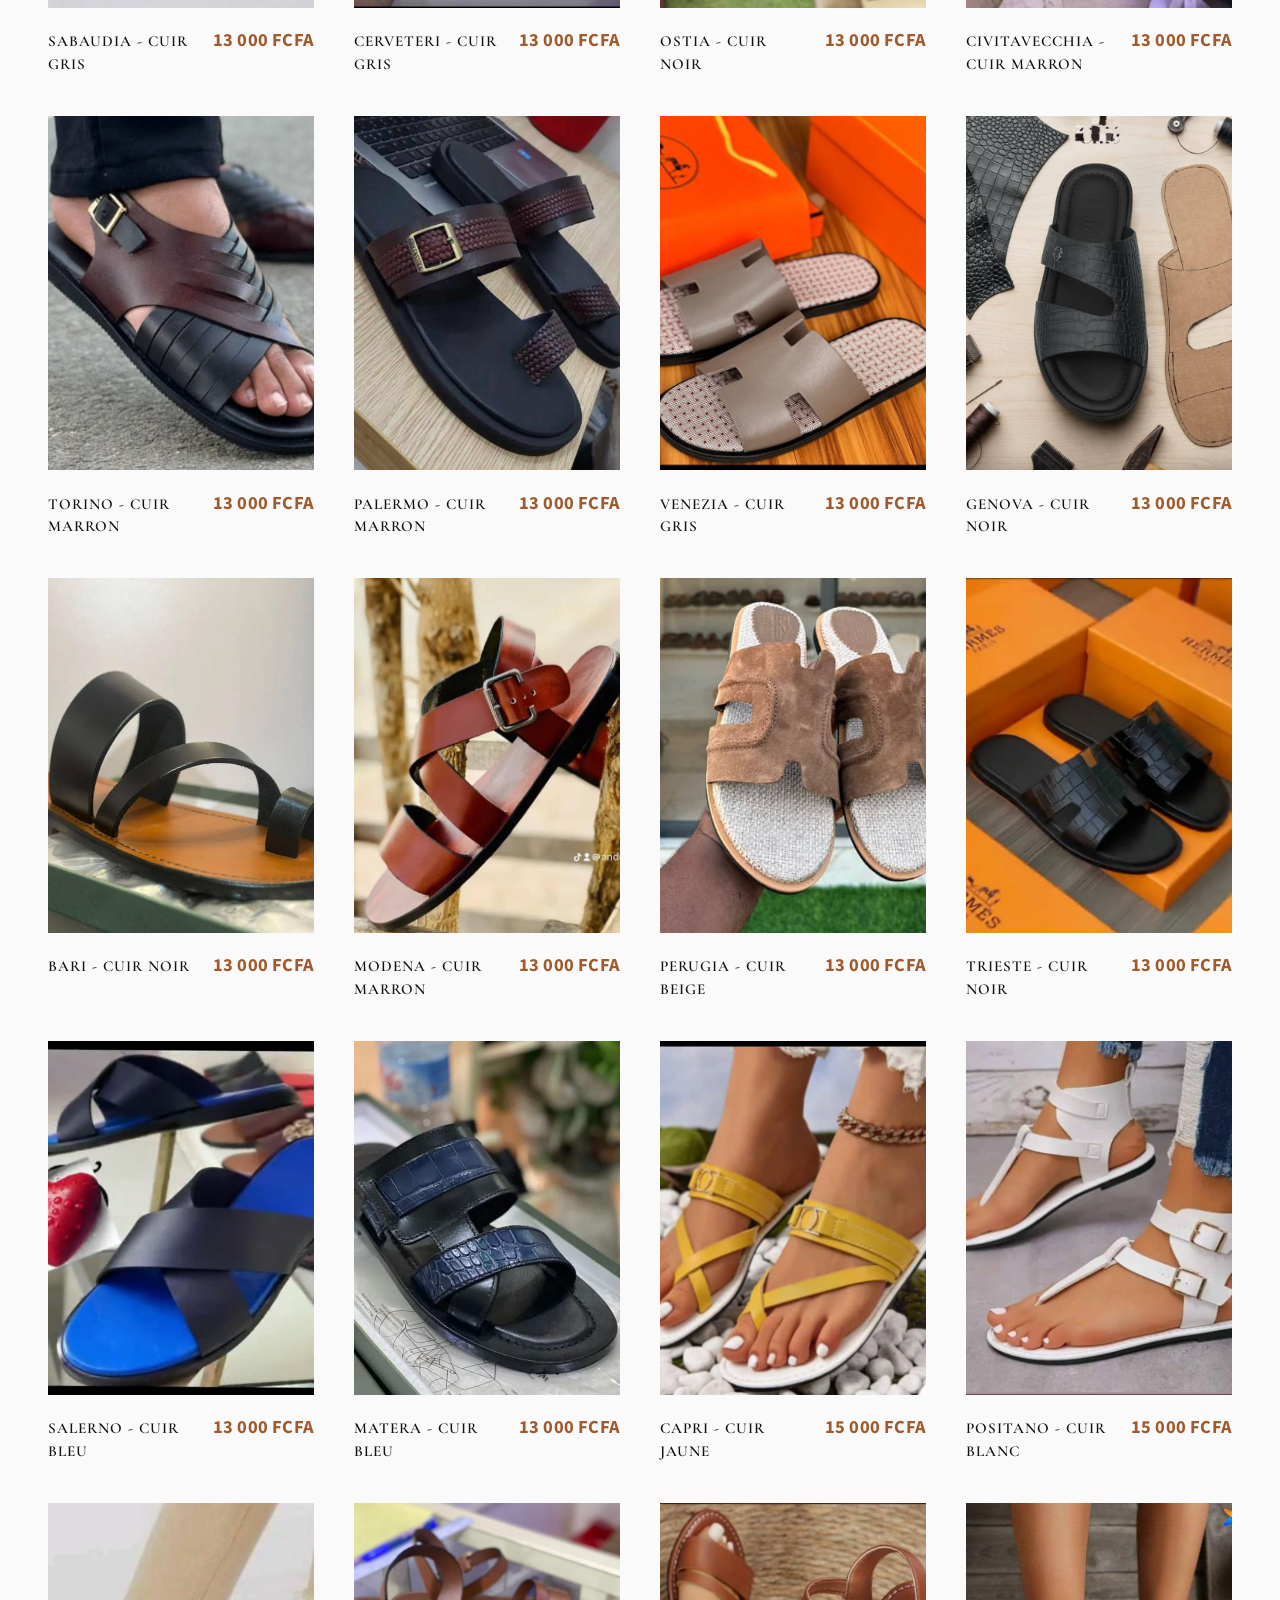
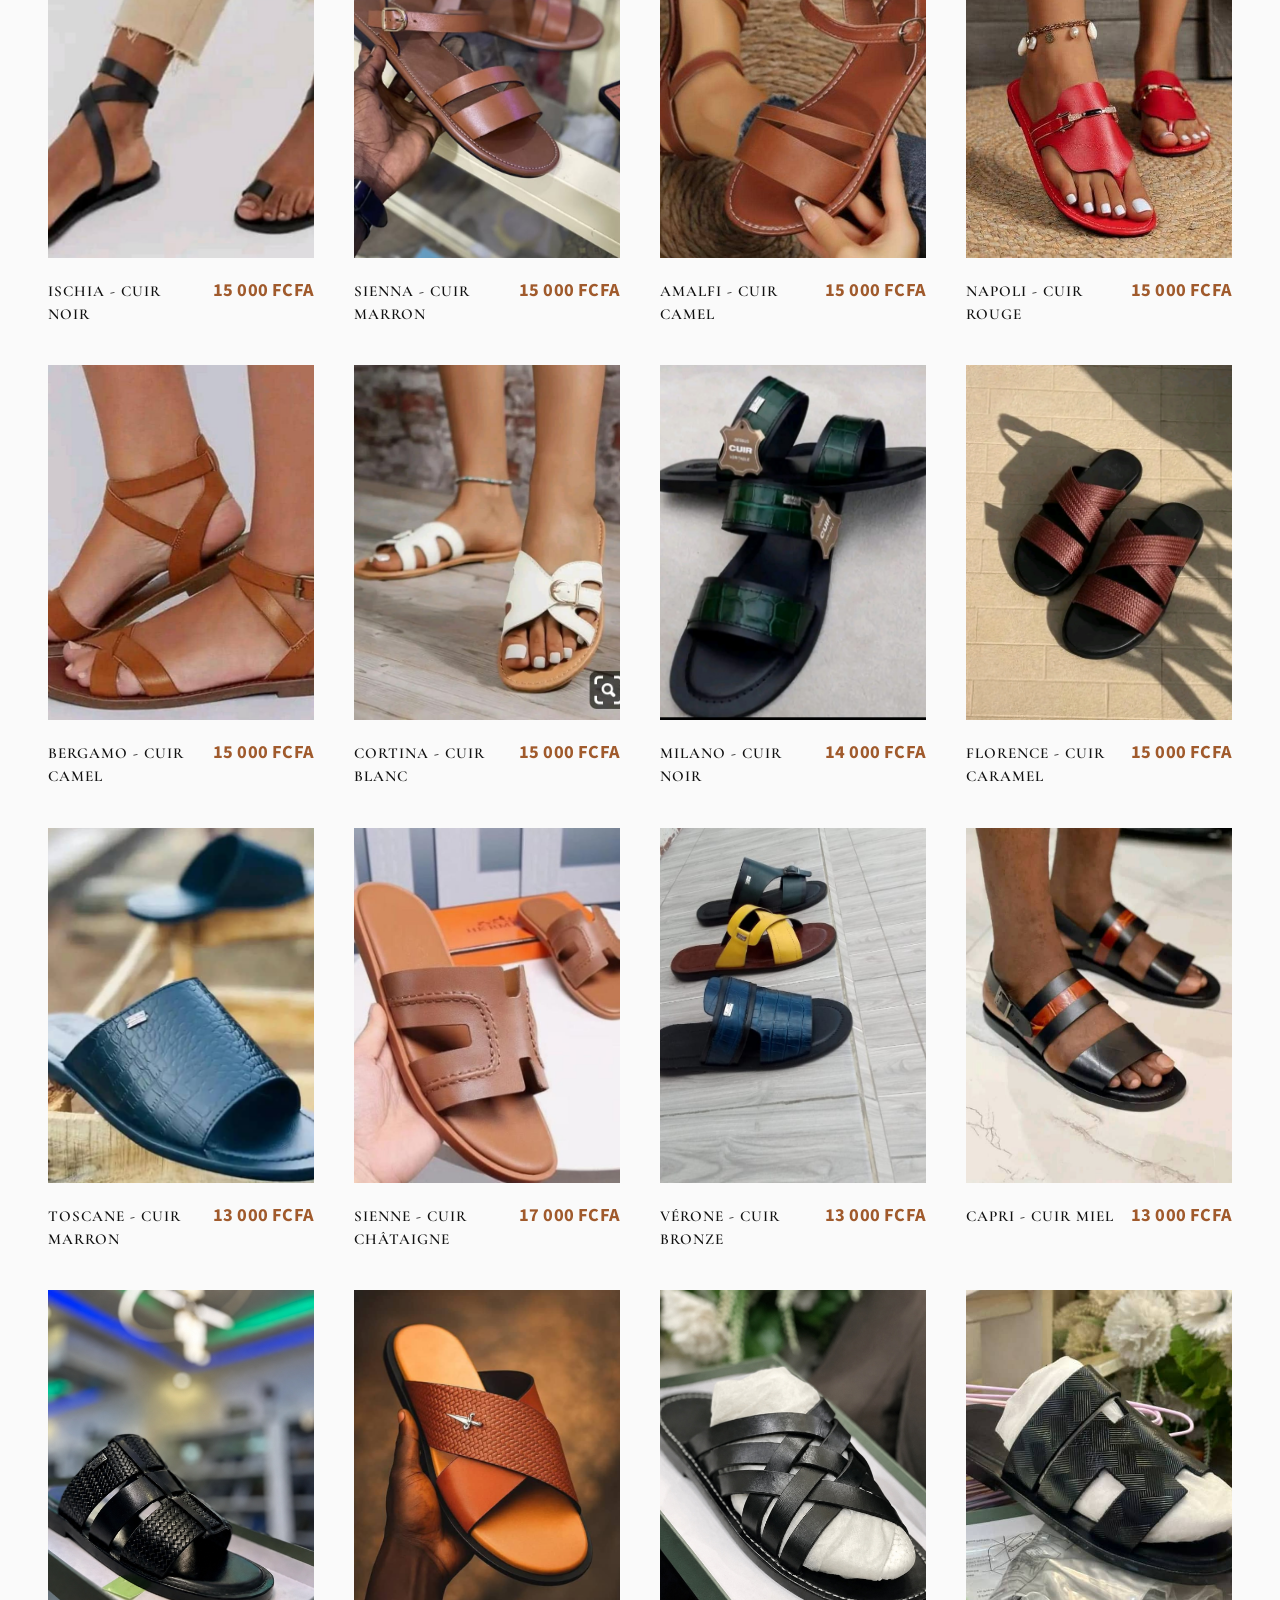
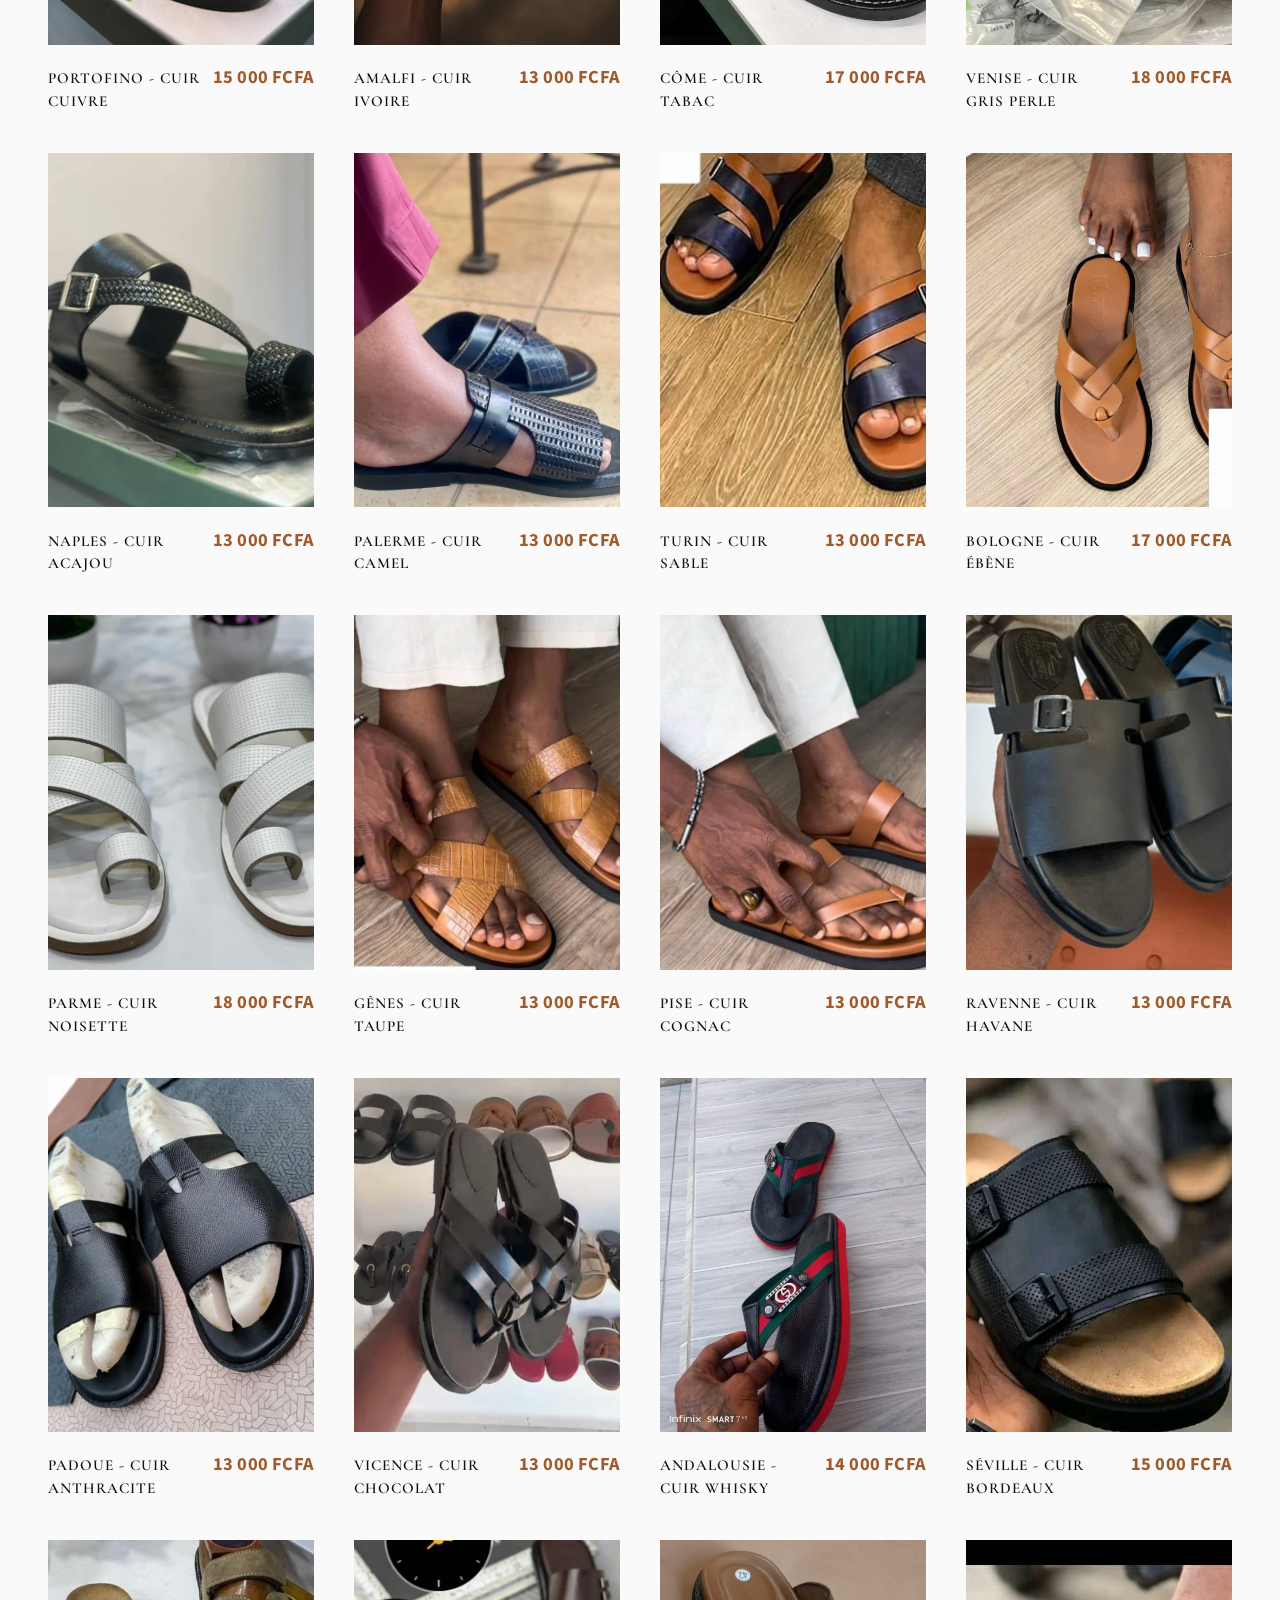
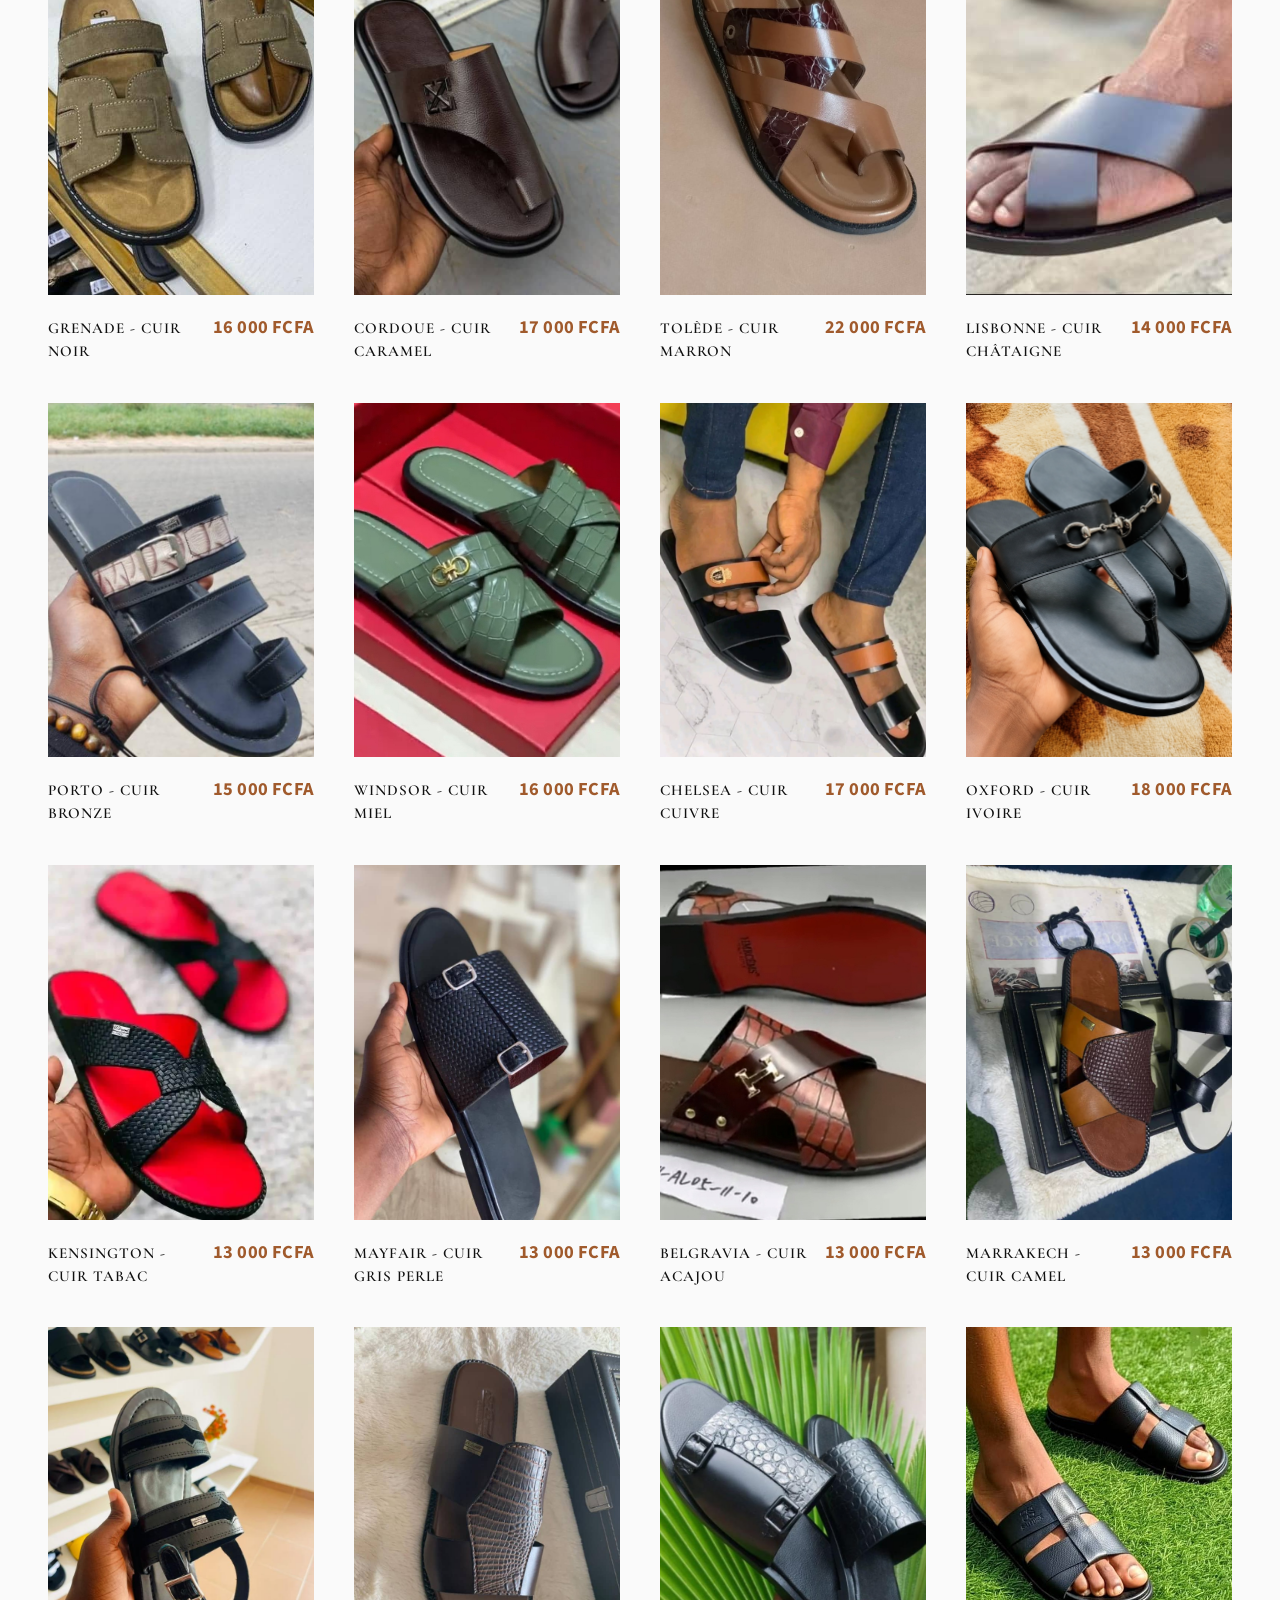
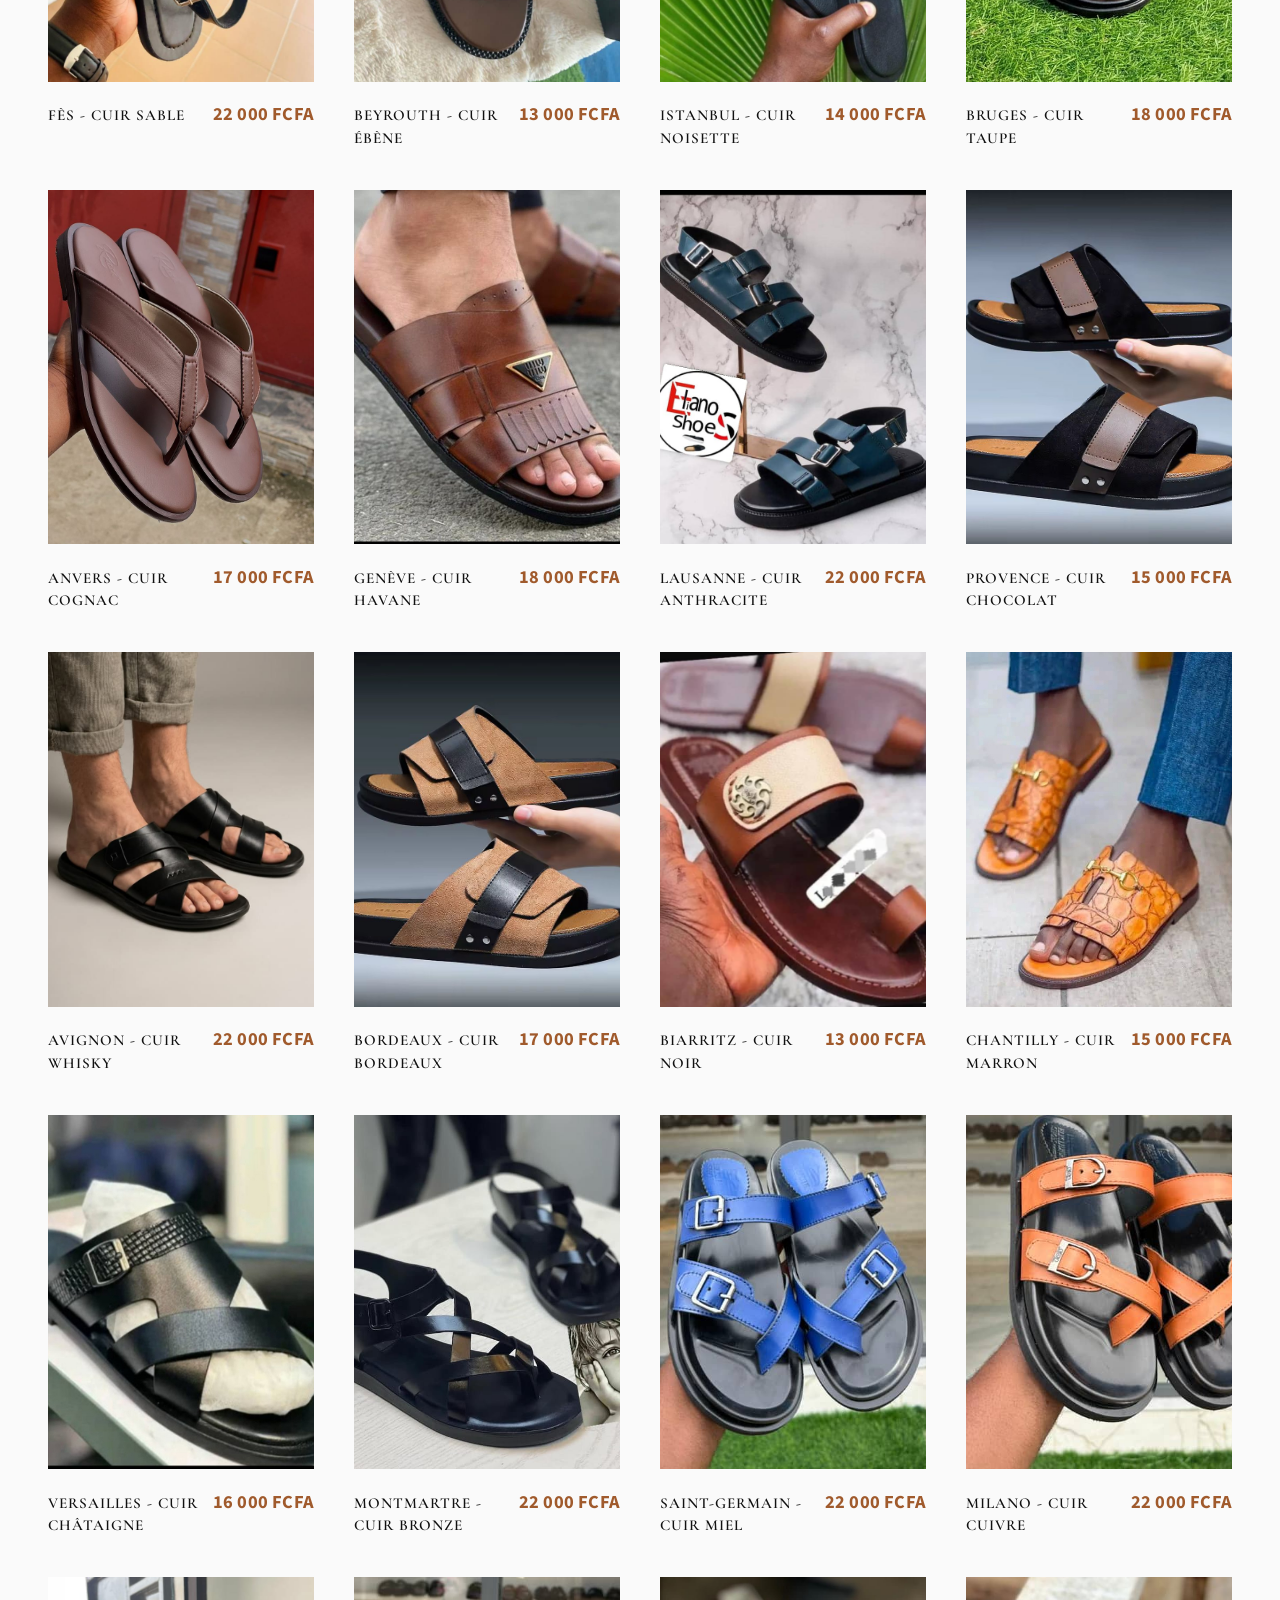
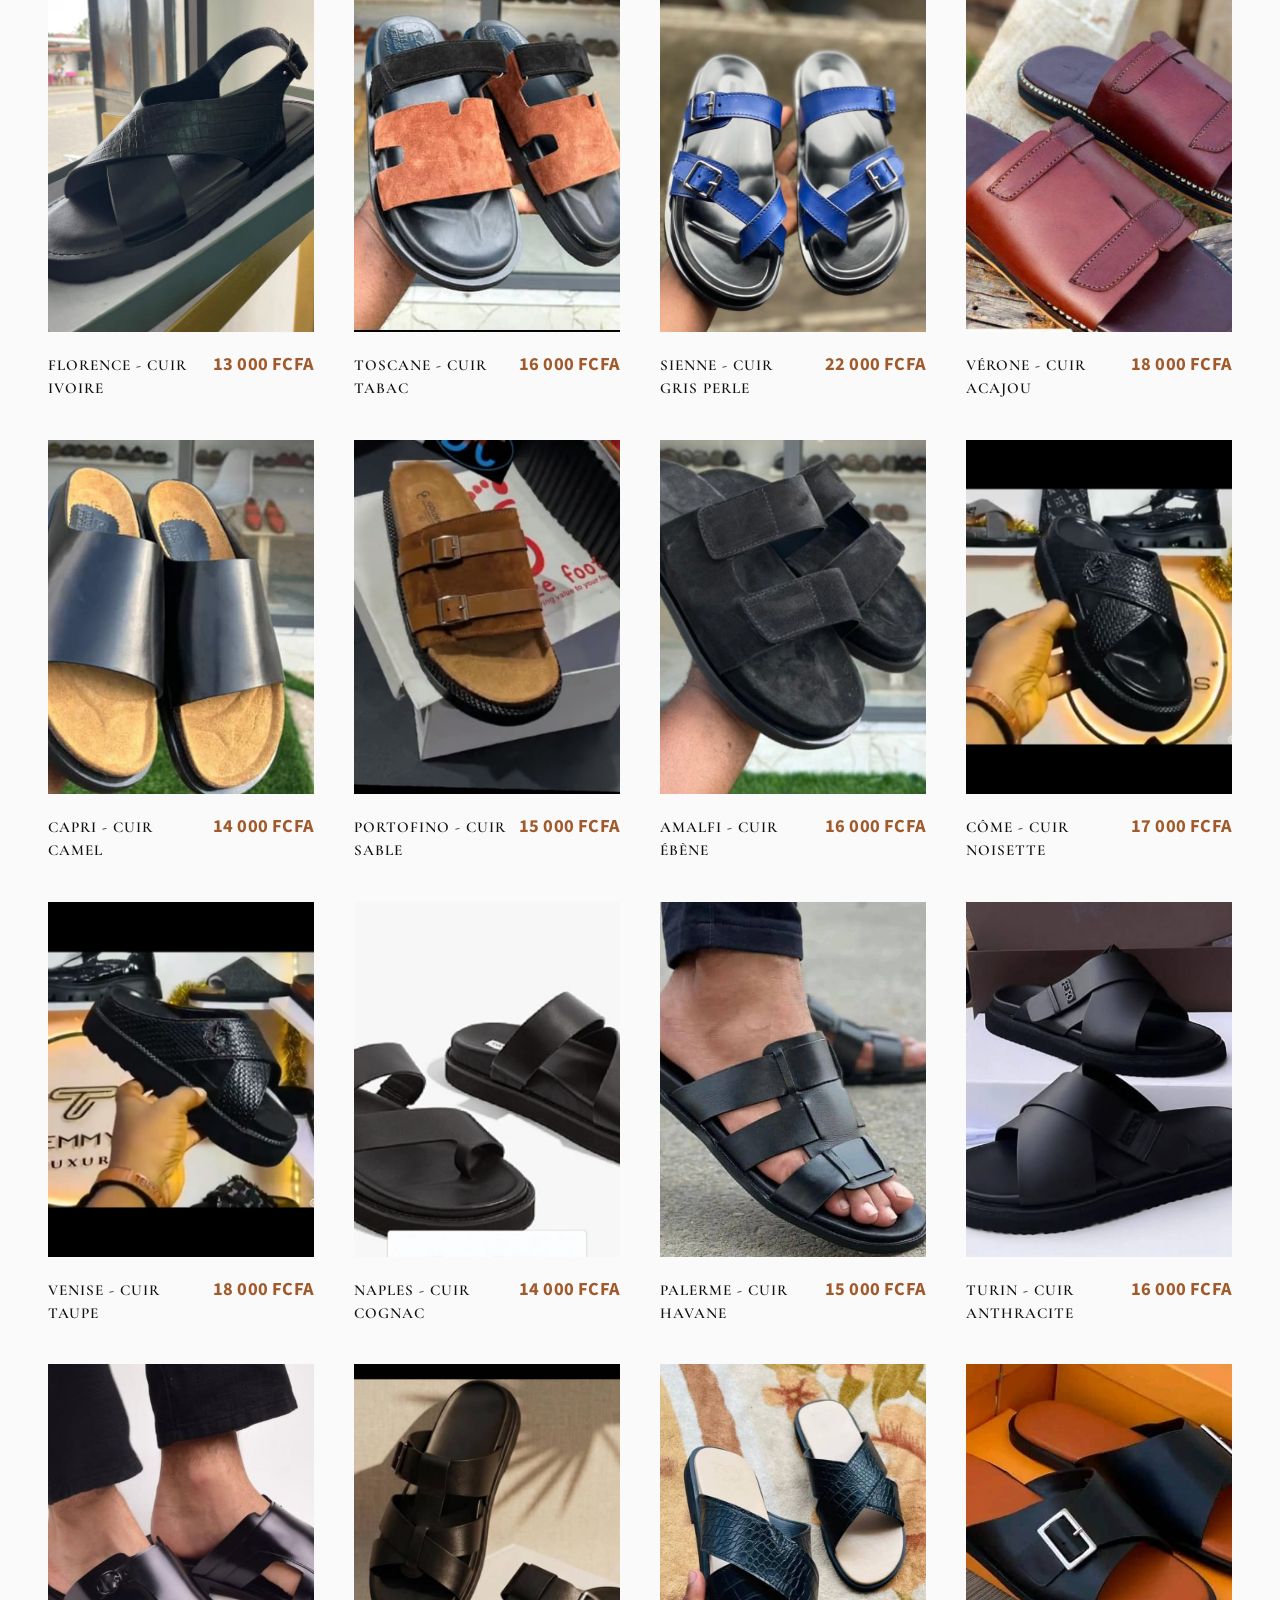
<file: boutique.html>
<!DOCTYPE html>
<html lang="en">
    <head>
        <!-- Charset -->
        <meta charset="UTF-8">

        <!-- Responsive -->
        <meta name="viewport" content="width=device-width, initial-scale=1.0">

        <!-- SEO -->
        <title>Boutique - Eliano Shoes | Toute notre collection de chaussures en cuir</title>
        <meta name="description" content="Découvrez toute la boutique Eliano Shoes : chaussures en cuir premium, fabrication artisanale, élégance et confort. Commandez en ligne via WhatsApp.">

        <!-- FAVICON -->
        <link rel="icon" type="image/png" href="./assets/icons/favicon/favicon.ico">

        <!-- Google Fonts -->
        <link rel="preconnect" href="https://fonts.googleapis.com">
        <link rel="preconnect" href="https://fonts.gstatic.com" crossorigin>
        <link href="https://fonts.googleapis.com/css2?family=Poppins:wght@300;400;500;600&family=Cormorant+Garamond:wght@400;500;600;700&family=Source+Sans+3:wght@300;400;600;700&display=swap" rel="stylesheet">

        <!-- Font Awesome (icônes) -->
        <link rel="stylesheet" href="https://cdnjs.cloudflare.com/ajax/libs/font-awesome/6.5.0/css/all.min.css">

        <!-- Stylesheet principal -->
        <link rel="stylesheet" href="./css/boutique/main.css">

        <!-- Open Graph (réseaux sociaux) -->
        <meta property="og:title" content="Boutique - Eliano Shoes">
        <meta property="og:description" content="Toute la collection de chaussures en cuir premium Eliano Shoes.">
        <meta property="og:image" content="https://elianoshoes.onrender.com/assets/images/og-image.jpg">
        <meta property="og:image:secure_url" content="https://elianoshoes.onrender.com/assets/images/og-image.jpg">
        <meta property="og:image:type" content="image/jpeg">
        <meta property="og:image:width" content="1200">
        <meta property="og:image:height" content="630">
        <meta property="og:image:alt" content="Mocassin en cuir premium Eliano Shoes">
        <meta property="og:type" content="website">
        <meta property="og:url" content="https://elianoshoes.onrender.com/boutique.html">
        <meta property="og:site_name" content="Eliano Shoes">
        <meta property="og:locale" content="fr_FR">

        <!-- Twitter Card (aperçu identique sur X / Twitter) -->
        <meta name="twitter:card" content="summary_large_image">
        <meta name="twitter:title" content="Boutique - Eliano Shoes">
        <meta name="twitter:description" content="Toute la collection de chaussures en cuir premium Eliano Shoes.">
        <meta name="twitter:image" content="https://elianoshoes.onrender.com/assets/images/og-image.jpg">

        <!-- Couleur principale mobile -->
        <meta name="theme-color" content="#000000">
    </head>
    <body>

        <!-- HEADER (hors de .hero pour ne pas être piégé dans son contexte d'empilement) -->
        <header class="hero__header">
            <div class="hero__logo">
                <a href="index.html#hero" class="hero__brand">
                    <svg class="brand-needle" viewBox="0 0 26 58" width="20" height="44" aria-hidden="true" focusable="false">
                        <rect x="11.9" y="5" width="2.2" height="39" rx="1.1" fill="#eeeae1"/>
                        <path d="M11.9 42 L14.1 42 L13 56 Z" fill="#eeeae1"/>
                        <ellipse cx="13" cy="10.5" rx="0.9" ry="2.3" fill="none" stroke="#3a2416" stroke-width="1"/>
                        <path class="brand-needle__thread" d="M11.9 10.8 C5 12.5 2.2 20 6.5 25.5 C10.8 31 2 35 3 42.5 C3.7 48 9 50.5 13 48" fill="none" stroke="#A05A2C" stroke-width="1.6" stroke-linecap="round"/>
                        <circle cx="13" cy="48" r="1.4" fill="#A05A2C"/>
                    </svg>
                    <span>Eliano Shoes</span>
                </a>
            </div>

            <!-- Desktop Navigation -->
            <nav class="hero__nav" aria-label="Navigation principale">
                <ul class="hero__menu">
                    <li><a href="index.html#hero">Accueil</a></li>
                    <li><a href="index.html#collection">Collection</a></li>
                    <li><a href="boutique.html" aria-current="page">Boutique</a></li>
                    <li><a href="index.html#best-seller">Meilleure vente</a></li>
                    <li><a href="index.html#temoignages">Témoignages</a></li>
                    <li><a href="https://wa.me/22955749137" target="_blank">Écrivez-nous</a></li>
                </ul>
            </nav>

            <!-- Social Links -->
            <ul class="hero__socials" aria-label="Réseaux sociaux">
                <li><a href="#" aria-label="Facebook"><i class="fa-brands fa-facebook-f"></i></a></li>
                <li><a href="#" aria-label="Instagram"><i class="fa-brands fa-instagram"></i></a></li>
                <li><a href="#" aria-label="TikTok"><i class="fa-brands fa-tiktok"></i></a></li>
            </ul>

            <!-- Mobile Menu Button -->
            <button class="hero__burger" aria-expanded="false" aria-controls="mobile-menu" aria-label="Ouvrir le menu mobile">
                <span></span>
                <span></span>
                <span></span>
            </button>
        </header>

        <!-- MOBILE NAV (hors de .hero également) -->
        <nav class="mobile-nav" id="mobile-menu" aria-label="Menu mobile">
            <ul class="mobile-nav__menu">
                <li><a href="index.html#hero">Accueil</a></li>
                <li><a href="index.html#collection">Collection</a></li>
                <li><a href="boutique.html">Boutique</a></li>
                <li><a href="index.html#best-seller">Meilleure vente</a></li>
                <li><a href="index.html#temoignages">Témoignages</a></li>
                <li><a href="https://wa.me/22955749137" target="_blank">Écrivez-nous</a></li>
            </ul>
            <!-- Social Links -->
            <ul class="hero__socials" aria-label="Réseaux sociaux">
                <li><a href="#" aria-label="Facebook"><i class="fa-brands fa-facebook-f"></i></a></li>
                <li><a href="#" aria-label="Instagram"><i class="fa-brands fa-instagram"></i></a></li>
                <li><a href="#" aria-label="TikTok"><i class="fa-brands fa-tiktok"></i></a></li>
            </ul>
        </nav>

        <!-- BANNIÈRE / EN-TÊTE DE PAGE -->
        <section class="hero hero--shop" id="hero" role="region" aria-labelledby="page-banner-title">

            <!-- CONTENU DE LA BANNIÈRE -->
            <div class="page-banner__content">
                <p class="page-banner__breadcrumb">
                    <a href="index.html#hero">Accueil</a>
                    <span class="page-banner__breadcrumb-sep">/</span>
                    <span class="page-banner__breadcrumb-current" aria-current="page">Boutique</span>
                </p>

                <h1 class="page-banner__title" id="page-banner-title">La Boutique</h1>

                <p class="page-banner__subtitle">
                    Toute notre collection de chaussures en cuir premium, réunie ici.
                    Choisissez votre modèle et commandez en un clic.
                </p>
            </div>

        </section>

        <!-- GRILLE PRODUITS (identique à la page d'accueil) -->
        <section class="collection boutique-shop" id="produits" role="region" aria-label="Tous les produits">
            <div class="collection__content">
                <section class="collection-category" aria-label="Produits">
                    <div class="collection-category__grid" role="list">


                        <!-- CARD NEW 216 -->
                        <article
                            class="product-card"
                            role="listitem"
                            data-name="Stresa - Cuir Noir"
                            data-image="https://elianoshoes.onrender.com/assets/image/Shoes/216.jpeg"
                            data-price="22 000 FCFA"
                            >
                            <figure class="product-card__image-wrapper">
                                <img
                                    src="./assets/images/shoes/216.jpeg"
                                    alt="Chaussure en cuir modèle Stresa - Cuir Noir"
                                    class="product-card__image"
                                    loading="lazy"
                                >
                                <button type="button" class="product-card__order-btn">
                                    Commander <i class="fa-solid fa-cart-shopping" aria-hidden="true"></i>
                                </button>
                            </figure>

                            <div class="product-card__info">
                                <h4 class="product-card__name">Stresa - Cuir Noir</h4>
                                <p class="product-card__price">22 000 FCFA</p>
                            </div>
                        </article>

                        <!-- CARD NEW 217 -->
                        <article
                            class="product-card"
                            role="listitem"
                            data-name="Sirmione - Cuir Marron"
                            data-image="https://elianoshoes.onrender.com/assets/image/Shoes/217.jpeg"
                            data-price="22 000 FCFA"
                            >
                            <figure class="product-card__image-wrapper">
                                <img
                                    src="./assets/images/shoes/217.jpeg"
                                    alt="Chaussure en cuir modèle Sirmione - Cuir Marron"
                                    class="product-card__image"
                                    loading="lazy"
                                >
                                <button type="button" class="product-card__order-btn">
                                    Commander <i class="fa-solid fa-cart-shopping" aria-hidden="true"></i>
                                </button>
                            </figure>

                            <div class="product-card__info">
                                <h4 class="product-card__name">Sirmione - Cuir Marron</h4>
                                <p class="product-card__price">22 000 FCFA</p>
                            </div>
                        </article>

                        <!-- CARD NEW 218 -->
                        <article
                            class="product-card"
                            role="listitem"
                            data-name="Taormina - Cuir Multicolore"
                            data-image="https://elianoshoes.onrender.com/assets/image/Shoes/218.jpeg"
                            data-price="22 000 FCFA"
                            >
                            <figure class="product-card__image-wrapper">
                                <img
                                    src="./assets/images/shoes/218.jpeg"
                                    alt="Chaussure en cuir modèle Taormina - Cuir Multicolore"
                                    class="product-card__image"
                                    loading="lazy"
                                >
                                <button type="button" class="product-card__order-btn">
                                    Commander <i class="fa-solid fa-cart-shopping" aria-hidden="true"></i>
                                </button>
                            </figure>

                            <div class="product-card__info">
                                <h4 class="product-card__name">Taormina - Cuir Multicolore</h4>
                                <p class="product-card__price">22 000 FCFA</p>
                            </div>
                        </article>

                        <!-- CARD NEW 219 -->
                        <article
                            class="product-card"
                            role="listitem"
                            data-name="Cefalu - Cuir Vert"
                            data-image="https://elianoshoes.onrender.com/assets/image/Shoes/219.jpeg"
                            data-price="22 000 FCFA"
                            >
                            <figure class="product-card__image-wrapper">
                                <img
                                    src="./assets/images/shoes/219.jpeg"
                                    alt="Chaussure en cuir modèle Cefalu - Cuir Vert"
                                    class="product-card__image"
                                    loading="lazy"
                                >
                                <button type="button" class="product-card__order-btn">
                                    Commander <i class="fa-solid fa-cart-shopping" aria-hidden="true"></i>
                                </button>
                            </figure>

                            <div class="product-card__info">
                                <h4 class="product-card__name">Cefalu - Cuir Vert</h4>
                                <p class="product-card__price">22 000 FCFA</p>
                            </div>
                        </article>

                        <!-- CARD NEW 220 -->
                        <article
                            class="product-card"
                            role="listitem"
                            data-name="Erice - Cuir Marron"
                            data-image="https://elianoshoes.onrender.com/assets/image/Shoes/220.jpeg"
                            data-price="22 000 FCFA"
                            >
                            <figure class="product-card__image-wrapper">
                                <img
                                    src="./assets/images/shoes/220.jpeg"
                                    alt="Chaussure en cuir modèle Erice - Cuir Marron"
                                    class="product-card__image"
                                    loading="lazy"
                                >
                                <button type="button" class="product-card__order-btn">
                                    Commander <i class="fa-solid fa-cart-shopping" aria-hidden="true"></i>
                                </button>
                            </figure>

                            <div class="product-card__info">
                                <h4 class="product-card__name">Erice - Cuir Marron</h4>
                                <p class="product-card__price">22 000 FCFA</p>
                            </div>
                        </article>

                        <!-- CARD NEW 221 -->
                        <article
                            class="product-card"
                            role="listitem"
                            data-name="Noto - Cuir Marron"
                            data-image="https://elianoshoes.onrender.com/assets/image/Shoes/221.jpeg"
                            data-price="22 000 FCFA"
                            >
                            <figure class="product-card__image-wrapper">
                                <img
                                    src="./assets/images/shoes/221.jpeg"
                                    alt="Chaussure en cuir modèle Noto - Cuir Marron"
                                    class="product-card__image"
                                    loading="lazy"
                                >
                                <button type="button" class="product-card__order-btn">
                                    Commander <i class="fa-solid fa-cart-shopping" aria-hidden="true"></i>
                                </button>
                            </figure>

                            <div class="product-card__info">
                                <h4 class="product-card__name">Noto - Cuir Marron</h4>
                                <p class="product-card__price">22 000 FCFA</p>
                            </div>
                        </article>

                        <!-- CARD NEW 222 -->
                        <article
                            class="product-card"
                            role="listitem"
                            data-name="Ortigia - Cuir Vert"
                            data-image="https://elianoshoes.onrender.com/assets/image/Shoes/222.jpeg"
                            data-price="22 000 FCFA"
                            >
                            <figure class="product-card__image-wrapper">
                                <img
                                    src="./assets/images/shoes/222.jpeg"
                                    alt="Chaussure en cuir modèle Ortigia - Cuir Vert"
                                    class="product-card__image"
                                    loading="lazy"
                                >
                                <button type="button" class="product-card__order-btn">
                                    Commander <i class="fa-solid fa-cart-shopping" aria-hidden="true"></i>
                                </button>
                            </figure>

                            <div class="product-card__info">
                                <h4 class="product-card__name">Ortigia - Cuir Vert</h4>
                                <p class="product-card__price">22 000 FCFA</p>
                            </div>
                        </article>

                        <!-- CARD NEW 223 -->
                        <article
                            class="product-card"
                            role="listitem"
                            data-name="Procida - Cuir Blanc"
                            data-image="https://elianoshoes.onrender.com/assets/image/Shoes/223.jpeg"
                            data-price="22 000 FCFA"
                            >
                            <figure class="product-card__image-wrapper">
                                <img
                                    src="./assets/images/shoes/223.jpeg"
                                    alt="Chaussure en cuir modèle Procida - Cuir Blanc"
                                    class="product-card__image"
                                    loading="lazy"
                                >
                                <button type="button" class="product-card__order-btn">
                                    Commander <i class="fa-solid fa-cart-shopping" aria-hidden="true"></i>
                                </button>
                            </figure>

                            <div class="product-card__info">
                                <h4 class="product-card__name">Procida - Cuir Blanc</h4>
                                <p class="product-card__price">22 000 FCFA</p>
                            </div>
                        </article>

                        <!-- CARD NEW 224 -->
                        <article
                            class="product-card"
                            role="listitem"
                            data-name="Ponza - Cuir Noir"
                            data-image="https://elianoshoes.onrender.com/assets/image/Shoes/224.jpeg"
                            data-price="22 000 FCFA"
                            >
                            <figure class="product-card__image-wrapper">
                                <img
                                    src="./assets/images/shoes/224.jpeg"
                                    alt="Chaussure en cuir modèle Ponza - Cuir Noir"
                                    class="product-card__image"
                                    loading="lazy"
                                >
                                <button type="button" class="product-card__order-btn">
                                    Commander <i class="fa-solid fa-cart-shopping" aria-hidden="true"></i>
                                </button>
                            </figure>

                            <div class="product-card__info">
                                <h4 class="product-card__name">Ponza - Cuir Noir</h4>
                                <p class="product-card__price">22 000 FCFA</p>
                            </div>
                        </article>

                        <!-- CARD NEW 225 -->
                        <article
                            class="product-card"
                            role="listitem"
                            data-name="Ventotene - Cuir Noir"
                            data-image="https://elianoshoes.onrender.com/assets/image/Shoes/225.jpeg"
                            data-price="22 000 FCFA"
                            >
                            <figure class="product-card__image-wrapper">
                                <img
                                    src="./assets/images/shoes/225.jpeg"
                                    alt="Chaussure en cuir modèle Ventotene - Cuir Noir"
                                    class="product-card__image"
                                    loading="lazy"
                                >
                                <button type="button" class="product-card__order-btn">
                                    Commander <i class="fa-solid fa-cart-shopping" aria-hidden="true"></i>
                                </button>
                            </figure>

                            <div class="product-card__info">
                                <h4 class="product-card__name">Ventotene - Cuir Noir</h4>
                                <p class="product-card__price">22 000 FCFA</p>
                            </div>
                        </article>

                        <!-- CARD NEW 226 -->
                        <article
                            class="product-card"
                            role="listitem"
                            data-name="Elba - Cuir Marron"
                            data-image="https://elianoshoes.onrender.com/assets/image/Shoes/226.jpeg"
                            data-price="22 000 FCFA"
                            >
                            <figure class="product-card__image-wrapper">
                                <img
                                    src="./assets/images/shoes/226.jpeg"
                                    alt="Chaussure en cuir modèle Elba - Cuir Marron"
                                    class="product-card__image"
                                    loading="lazy"
                                >
                                <button type="button" class="product-card__order-btn">
                                    Commander <i class="fa-solid fa-cart-shopping" aria-hidden="true"></i>
                                </button>
                            </figure>

                            <div class="product-card__info">
                                <h4 class="product-card__name">Elba - Cuir Marron</h4>
                                <p class="product-card__price">22 000 FCFA</p>
                            </div>
                        </article>




                        <!-- CARD NEW 230 -->
                        <article
                            class="product-card"
                            role="listitem"
                            data-name="Stromboli - Cuir Marron"
                            data-image="https://elianoshoes.onrender.com/assets/image/Shoes/230.jpeg"
                            data-price="22 000 FCFA"
                            >
                            <figure class="product-card__image-wrapper">
                                <img
                                    src="./assets/images/shoes/230.jpeg"
                                    alt="Chaussure en cuir modèle Stromboli - Cuir Marron"
                                    class="product-card__image"
                                    loading="lazy"
                                >
                                <button type="button" class="product-card__order-btn">
                                    Commander <i class="fa-solid fa-cart-shopping" aria-hidden="true"></i>
                                </button>
                            </figure>

                            <div class="product-card__info">
                                <h4 class="product-card__name">Stromboli - Cuir Marron</h4>
                                <p class="product-card__price">22 000 FCFA</p>
                            </div>
                        </article>

                        <!-- CARD NEW 231 -->
                        <article
                            class="product-card"
                            role="listitem"
                            data-name="Favignana - Cuir Vert"
                            data-image="https://elianoshoes.onrender.com/assets/image/Shoes/231.jpeg"
                            data-price="22 000 FCFA"
                            >
                            <figure class="product-card__image-wrapper">
                                <img
                                    src="./assets/images/shoes/231.jpeg"
                                    alt="Chaussure en cuir modèle Favignana - Cuir Vert"
                                    class="product-card__image"
                                    loading="lazy"
                                >
                                <button type="button" class="product-card__order-btn">
                                    Commander <i class="fa-solid fa-cart-shopping" aria-hidden="true"></i>
                                </button>
                            </figure>

                            <div class="product-card__info">
                                <h4 class="product-card__name">Favignana - Cuir Vert</h4>
                                <p class="product-card__price">22 000 FCFA</p>
                            </div>
                        </article>

                        <!-- CARD NEW 232 -->
                        <article
                            class="product-card"
                            role="listitem"
                            data-name="Levanzo - Cuir Vert"
                            data-image="https://elianoshoes.onrender.com/assets/image/Shoes/232.jpeg"
                            data-price="22 000 FCFA"
                            >
                            <figure class="product-card__image-wrapper">
                                <img
                                    src="./assets/images/shoes/232.jpeg"
                                    alt="Chaussure en cuir modèle Levanzo - Cuir Vert"
                                    class="product-card__image"
                                    loading="lazy"
                                >
                                <button type="button" class="product-card__order-btn">
                                    Commander <i class="fa-solid fa-cart-shopping" aria-hidden="true"></i>
                                </button>
                            </figure>

                            <div class="product-card__info">
                                <h4 class="product-card__name">Levanzo - Cuir Vert</h4>
                                <p class="product-card__price">22 000 FCFA</p>
                            </div>
                        </article>

                        <!-- CARD NEW 233 -->
                        <article
                            class="product-card"
                            role="listitem"
                            data-name="Marettimo - Cuir Marron"
                            data-image="https://elianoshoes.onrender.com/assets/image/Shoes/233.jpeg"
                            data-price="22 000 FCFA"
                            >
                            <figure class="product-card__image-wrapper">
                                <img
                                    src="./assets/images/shoes/233.jpeg"
                                    alt="Chaussure en cuir modèle Marettimo - Cuir Marron"
                                    class="product-card__image"
                                    loading="lazy"
                                >
                                <button type="button" class="product-card__order-btn">
                                    Commander <i class="fa-solid fa-cart-shopping" aria-hidden="true"></i>
                                </button>
                            </figure>

                            <div class="product-card__info">
                                <h4 class="product-card__name">Marettimo - Cuir Marron</h4>
                                <p class="product-card__price">22 000 FCFA</p>
                            </div>
                        </article>


                        <!-- CARD NEW 235 -->
                        <article
                            class="product-card"
                            role="listitem"
                            data-name="Pantelleria - Cuir Noir"
                            data-image="https://elianoshoes.onrender.com/assets/image/Shoes/235.jpeg"
                            data-price="22 000 FCFA"
                            >
                            <figure class="product-card__image-wrapper">
                                <img
                                    src="./assets/images/shoes/235.jpeg"
                                    alt="Chaussure en cuir modèle Pantelleria - Cuir Noir"
                                    class="product-card__image"
                                    loading="lazy"
                                >
                                <button type="button" class="product-card__order-btn">
                                    Commander <i class="fa-solid fa-cart-shopping" aria-hidden="true"></i>
                                </button>
                            </figure>

                            <div class="product-card__info">
                                <h4 class="product-card__name">Pantelleria - Cuir Noir</h4>
                                <p class="product-card__price">22 000 FCFA</p>
                            </div>
                        </article>



                        <!-- CARD NEW 238 -->
                        <article
                            class="product-card"
                            role="listitem"
                            data-name="Alicudi - Cuir Bordeaux"
                            data-image="https://elianoshoes.onrender.com/assets/image/Shoes/238.jpeg"
                            data-price="22 000 FCFA"
                            >
                            <figure class="product-card__image-wrapper">
                                <img
                                    src="./assets/images/shoes/238.jpeg"
                                    alt="Chaussure en cuir modèle Alicudi - Cuir Bordeaux"
                                    class="product-card__image"
                                    loading="lazy"
                                >
                                <button type="button" class="product-card__order-btn">
                                    Commander <i class="fa-solid fa-cart-shopping" aria-hidden="true"></i>
                                </button>
                            </figure>

                            <div class="product-card__info">
                                <h4 class="product-card__name">Alicudi - Cuir Bordeaux</h4>
                                <p class="product-card__price">22 000 FCFA</p>
                            </div>
                        </article>




                        <!-- CARD NEW 215 -->
                        <article
                            class="product-card"
                            role="listitem"
                            data-name="Bellagio - Cuir (4 coloris)"
                            data-image="https://elianoshoes.onrender.com/assets/image/Shoes/215.jpeg"
                            data-price="18 000 FCFA"
                            >
                            <figure class="product-card__image-wrapper">
                                <img
                                    src="./assets/images/shoes/215.jpeg"
                                    alt="Chaussure en cuir modèle Bellagio - Cuir (4 coloris)"
                                    class="product-card__image"
                                    loading="lazy"
                                >
                                <button type="button" class="product-card__order-btn">
                                    Commander <i class="fa-solid fa-cart-shopping" aria-hidden="true"></i>
                                </button>
                            </figure>

                            <div class="product-card__info">
                                <h4 class="product-card__name">Bellagio - Cuir (4 coloris)</h4>
                                <p class="product-card__price">18 000 FCFA</p>
                            </div>
                        </article>

                        <!-- CARD NEW 150 -->
                        <article
                            class="product-card"
                            role="listitem"
                            data-name="Firenze - Cuir Noir"
                            data-image="https://elianoshoes.onrender.com/assets/image/Shoes/150.jpeg"
                            data-price="13 000 FCFA"
                            >
                            <figure class="product-card__image-wrapper">
                                <img
                                    src="./assets/images/shoes/150.jpeg"
                                    alt="Chaussure en cuir modèle Firenze - Cuir Noir"
                                    class="product-card__image"
                                    loading="lazy"
                                >
                                <button type="button" class="product-card__order-btn">
                                    Commander <i class="fa-solid fa-cart-shopping" aria-hidden="true"></i>
                                </button>
                            </figure>

                            <div class="product-card__info">
                                <h4 class="product-card__name">Firenze - Cuir Noir</h4>
                                <p class="product-card__price">13 000 FCFA</p>
                            </div>
                        </article>

                        <!-- CARD NEW 151 -->
                        <article
                            class="product-card"
                            role="listitem"
                            data-name="Roma - Cuir Noir"
                            data-image="https://elianoshoes.onrender.com/assets/image/Shoes/151.jpeg"
                            data-price="13 000 FCFA"
                            >
                            <figure class="product-card__image-wrapper">
                                <img
                                    src="./assets/images/shoes/151.jpeg"
                                    alt="Chaussure en cuir modèle Roma - Cuir Noir"
                                    class="product-card__image"
                                    loading="lazy"
                                >
                                <button type="button" class="product-card__order-btn">
                                    Commander <i class="fa-solid fa-cart-shopping" aria-hidden="true"></i>
                                </button>
                            </figure>

                            <div class="product-card__info">
                                <h4 class="product-card__name">Roma - Cuir Noir</h4>
                                <p class="product-card__price">13 000 FCFA</p>
                            </div>
                        </article>

                        <!-- CARD NEW 152 -->
                        <article
                            class="product-card"
                            role="listitem"
                            data-name="Bologna - Cuir Marron"
                            data-image="https://elianoshoes.onrender.com/assets/image/Shoes/152.jpeg"
                            data-price="13 000 FCFA"
                            >
                            <figure class="product-card__image-wrapper">
                                <img
                                    src="./assets/images/shoes/152.jpeg"
                                    alt="Chaussure en cuir modèle Bologna - Cuir Marron"
                                    class="product-card__image"
                                    loading="lazy"
                                >
                                <button type="button" class="product-card__order-btn">
                                    Commander <i class="fa-solid fa-cart-shopping" aria-hidden="true"></i>
                                </button>
                            </figure>

                            <div class="product-card__info">
                                <h4 class="product-card__name">Bologna - Cuir Marron</h4>
                                <p class="product-card__price">13 000 FCFA</p>
                            </div>
                        </article>

                        <!-- CARD NEW 153 -->
                        <article
                            class="product-card"
                            role="listitem"
                            data-name="Messina - Cuir Bleu"
                            data-image="https://elianoshoes.onrender.com/assets/image/Shoes/153.jpeg"
                            data-price="13 000 FCFA"
                            >
                            <figure class="product-card__image-wrapper">
                                <img
                                    src="./assets/images/shoes/153.jpeg"
                                    alt="Chaussure en cuir modèle Messina - Cuir Bleu"
                                    class="product-card__image"
                                    loading="lazy"
                                >
                                <button type="button" class="product-card__order-btn">
                                    Commander <i class="fa-solid fa-cart-shopping" aria-hidden="true"></i>
                                </button>
                            </figure>

                            <div class="product-card__info">
                                <h4 class="product-card__name">Messina - Cuir Bleu</h4>
                                <p class="product-card__price">13 000 FCFA</p>
                            </div>
                        </article>

                        <!-- CARD NEW 154 -->
                        <article
                            class="product-card"
                            role="listitem"
                            data-name="Taranto - Cuir Noir"
                            data-image="https://elianoshoes.onrender.com/assets/image/Shoes/154.jpeg"
                            data-price="13 000 FCFA"
                            >
                            <figure class="product-card__image-wrapper">
                                <img
                                    src="./assets/images/shoes/154.jpeg"
                                    alt="Chaussure en cuir modèle Taranto - Cuir Noir"
                                    class="product-card__image"
                                    loading="lazy"
                                >
                                <button type="button" class="product-card__order-btn">
                                    Commander <i class="fa-solid fa-cart-shopping" aria-hidden="true"></i>
                                </button>
                            </figure>

                            <div class="product-card__info">
                                <h4 class="product-card__name">Taranto - Cuir Noir</h4>
                                <p class="product-card__price">13 000 FCFA</p>
                            </div>
                        </article>

                        <!-- CARD NEW 155 -->
                        <article
                            class="product-card"
                            role="listitem"
                            data-name="Prato - Cuir Noir"
                            data-image="https://elianoshoes.onrender.com/assets/image/Shoes/155.jpeg"
                            data-price="13 000 FCFA"
                            >
                            <figure class="product-card__image-wrapper">
                                <img
                                    src="./assets/images/shoes/155.jpeg"
                                    alt="Chaussure en cuir modèle Prato - Cuir Noir"
                                    class="product-card__image"
                                    loading="lazy"
                                >
                                <button type="button" class="product-card__order-btn">
                                    Commander <i class="fa-solid fa-cart-shopping" aria-hidden="true"></i>
                                </button>
                            </figure>

                            <div class="product-card__info">
                                <h4 class="product-card__name">Prato - Cuir Noir</h4>
                                <p class="product-card__price">13 000 FCFA</p>
                            </div>
                        </article>

                        <!-- CARD NEW 156 -->
                        <article
                            class="product-card"
                            role="listitem"
                            data-name="Livorno - Cuir Marron"
                            data-image="https://elianoshoes.onrender.com/assets/image/Shoes/156.jpeg"
                            data-price="13 000 FCFA"
                            >
                            <figure class="product-card__image-wrapper">
                                <img
                                    src="./assets/images/shoes/156.jpeg"
                                    alt="Chaussure en cuir modèle Livorno - Cuir Marron"
                                    class="product-card__image"
                                    loading="lazy"
                                >
                                <button type="button" class="product-card__order-btn">
                                    Commander <i class="fa-solid fa-cart-shopping" aria-hidden="true"></i>
                                </button>
                            </figure>

                            <div class="product-card__info">
                                <h4 class="product-card__name">Livorno - Cuir Marron</h4>
                                <p class="product-card__price">13 000 FCFA</p>
                            </div>
                        </article>

                        <!-- CARD NEW 157 -->
                        <article
                            class="product-card"
                            role="listitem"
                            data-name="Foggia - Cuir Vert"
                            data-image="https://elianoshoes.onrender.com/assets/image/Shoes/157.jpeg"
                            data-price="13 000 FCFA"
                            >
                            <figure class="product-card__image-wrapper">
                                <img
                                    src="./assets/images/shoes/157.jpeg"
                                    alt="Chaussure en cuir modèle Foggia - Cuir Vert"
                                    class="product-card__image"
                                    loading="lazy"
                                >
                                <button type="button" class="product-card__order-btn">
                                    Commander <i class="fa-solid fa-cart-shopping" aria-hidden="true"></i>
                                </button>
                            </figure>

                            <div class="product-card__info">
                                <h4 class="product-card__name">Foggia - Cuir Vert</h4>
                                <p class="product-card__price">13 000 FCFA</p>
                            </div>
                        </article>

                        <!-- CARD NEW 158 -->
                        <article
                            class="product-card"
                            role="listitem"
                            data-name="Ferrara - Cuir Marron"
                            data-image="https://elianoshoes.onrender.com/assets/image/Shoes/158.jpeg"
                            data-price="13 000 FCFA"
                            >
                            <figure class="product-card__image-wrapper">
                                <img
                                    src="./assets/images/shoes/158.jpeg"
                                    alt="Chaussure en cuir modèle Ferrara - Cuir Marron"
                                    class="product-card__image"
                                    loading="lazy"
                                >
                                <button type="button" class="product-card__order-btn">
                                    Commander <i class="fa-solid fa-cart-shopping" aria-hidden="true"></i>
                                </button>
                            </figure>

                            <div class="product-card__info">
                                <h4 class="product-card__name">Ferrara - Cuir Marron</h4>
                                <p class="product-card__price">13 000 FCFA</p>
                            </div>
                        </article>

                        <!-- CARD NEW 159 -->
                        <article
                            class="product-card"
                            role="listitem"
                            data-name="Sassari - Cuir Marron"
                            data-image="https://elianoshoes.onrender.com/assets/image/Shoes/159.jpeg"
                            data-price="13 000 FCFA"
                            >
                            <figure class="product-card__image-wrapper">
                                <img
                                    src="./assets/images/shoes/159.jpeg"
                                    alt="Chaussure en cuir modèle Sassari - Cuir Marron"
                                    class="product-card__image"
                                    loading="lazy"
                                >
                                <button type="button" class="product-card__order-btn">
                                    Commander <i class="fa-solid fa-cart-shopping" aria-hidden="true"></i>
                                </button>
                            </figure>

                            <div class="product-card__info">
                                <h4 class="product-card__name">Sassari - Cuir Marron</h4>
                                <p class="product-card__price">13 000 FCFA</p>
                            </div>
                        </article>

                        <!-- CARD NEW 160 -->
                        <article
                            class="product-card"
                            role="listitem"
                            data-name="Latina - Cuir Gris"
                            data-image="https://elianoshoes.onrender.com/assets/image/Shoes/160.jpeg"
                            data-price="13 000 FCFA"
                            >
                            <figure class="product-card__image-wrapper">
                                <img
                                    src="./assets/images/shoes/160.jpeg"
                                    alt="Chaussure en cuir modèle Latina - Cuir Gris"
                                    class="product-card__image"
                                    loading="lazy"
                                >
                                <button type="button" class="product-card__order-btn">
                                    Commander <i class="fa-solid fa-cart-shopping" aria-hidden="true"></i>
                                </button>
                            </figure>

                            <div class="product-card__info">
                                <h4 class="product-card__name">Latina - Cuir Gris</h4>
                                <p class="product-card__price">13 000 FCFA</p>
                            </div>
                        </article>

                        <!-- CARD NEW 161 -->
                        <article
                            class="product-card"
                            role="listitem"
                            data-name="Monza - Cuir Noir"
                            data-image="https://elianoshoes.onrender.com/assets/image/Shoes/161.jpeg"
                            data-price="13 000 FCFA"
                            >
                            <figure class="product-card__image-wrapper">
                                <img
                                    src="./assets/images/shoes/161.jpeg"
                                    alt="Chaussure en cuir modèle Monza - Cuir Noir"
                                    class="product-card__image"
                                    loading="lazy"
                                >
                                <button type="button" class="product-card__order-btn">
                                    Commander <i class="fa-solid fa-cart-shopping" aria-hidden="true"></i>
                                </button>
                            </figure>

                            <div class="product-card__info">
                                <h4 class="product-card__name">Monza - Cuir Noir</h4>
                                <p class="product-card__price">13 000 FCFA</p>
                            </div>
                        </article>

                        <!-- CARD NEW 162 -->
                        <article
                            class="product-card"
                            role="listitem"
                            data-name="Siracusa - Cuir Bleu"
                            data-image="https://elianoshoes.onrender.com/assets/image/Shoes/162.jpeg"
                            data-price="13 000 FCFA"
                            >
                            <figure class="product-card__image-wrapper">
                                <img
                                    src="./assets/images/shoes/162.jpeg"
                                    alt="Chaussure en cuir modèle Siracusa - Cuir Bleu"
                                    class="product-card__image"
                                    loading="lazy"
                                >
                                <button type="button" class="product-card__order-btn">
                                    Commander <i class="fa-solid fa-cart-shopping" aria-hidden="true"></i>
                                </button>
                            </figure>

                            <div class="product-card__info">
                                <h4 class="product-card__name">Siracusa - Cuir Bleu</h4>
                                <p class="product-card__price">13 000 FCFA</p>
                            </div>
                        </article>

                        <!-- CARD NEW 163 -->
                        <article
                            class="product-card"
                            role="listitem"
                            data-name="Pescara - Cuir Marron"
                            data-image="https://elianoshoes.onrender.com/assets/image/Shoes/163.jpeg"
                            data-price="13 000 FCFA"
                            >
                            <figure class="product-card__image-wrapper">
                                <img
                                    src="./assets/images/shoes/163.jpeg"
                                    alt="Chaussure en cuir modèle Pescara - Cuir Marron"
                                    class="product-card__image"
                                    loading="lazy"
                                >
                                <button type="button" class="product-card__order-btn">
                                    Commander <i class="fa-solid fa-cart-shopping" aria-hidden="true"></i>
                                </button>
                            </figure>

                            <div class="product-card__info">
                                <h4 class="product-card__name">Pescara - Cuir Marron</h4>
                                <p class="product-card__price">13 000 FCFA</p>
                            </div>
                        </article>



                        <!-- CARD NEW 166 -->
                        <article
                            class="product-card"
                            role="listitem"
                            data-name="Vicenza - Cuir Noir"
                            data-image="https://elianoshoes.onrender.com/assets/image/Shoes/166.jpeg"
                            data-price="13 000 FCFA"
                            >
                            <figure class="product-card__image-wrapper">
                                <img
                                    src="./assets/images/shoes/166.jpeg"
                                    alt="Chaussure en cuir modèle Vicenza - Cuir Noir"
                                    class="product-card__image"
                                    loading="lazy"
                                >
                                <button type="button" class="product-card__order-btn">
                                    Commander <i class="fa-solid fa-cart-shopping" aria-hidden="true"></i>
                                </button>
                            </figure>

                            <div class="product-card__info">
                                <h4 class="product-card__name">Vicenza - Cuir Noir</h4>
                                <p class="product-card__price">13 000 FCFA</p>
                            </div>
                        </article>

                        <!-- CARD NEW 167 -->
                        <article
                            class="product-card"
                            role="listitem"
                            data-name="Terni - Cuir Bleu"
                            data-image="https://elianoshoes.onrender.com/assets/image/Shoes/167.jpeg"
                            data-price="13 000 FCFA"
                            >
                            <figure class="product-card__image-wrapper">
                                <img
                                    src="./assets/images/shoes/167.jpeg"
                                    alt="Chaussure en cuir modèle Terni - Cuir Bleu"
                                    class="product-card__image"
                                    loading="lazy"
                                >
                                <button type="button" class="product-card__order-btn">
                                    Commander <i class="fa-solid fa-cart-shopping" aria-hidden="true"></i>
                                </button>
                            </figure>

                            <div class="product-card__info">
                                <h4 class="product-card__name">Terni - Cuir Bleu</h4>
                                <p class="product-card__price">13 000 FCFA</p>
                            </div>
                        </article>



                        <!-- CARD NEW 170 -->
                        <article
                            class="product-card"
                            role="listitem"
                            data-name="Piacenza - Cuir Noir"
                            data-image="https://elianoshoes.onrender.com/assets/image/Shoes/170.jpeg"
                            data-price="13 000 FCFA"
                            >
                            <figure class="product-card__image-wrapper">
                                <img
                                    src="./assets/images/shoes/170.jpeg"
                                    alt="Chaussure en cuir modèle Piacenza - Cuir Noir"
                                    class="product-card__image"
                                    loading="lazy"
                                >
                                <button type="button" class="product-card__order-btn">
                                    Commander <i class="fa-solid fa-cart-shopping" aria-hidden="true"></i>
                                </button>
                            </figure>

                            <div class="product-card__info">
                                <h4 class="product-card__name">Piacenza - Cuir Noir</h4>
                                <p class="product-card__price">13 000 FCFA</p>
                            </div>
                        </article>

                        <!-- CARD NEW 171 -->
                        <article
                            class="product-card"
                            role="listitem"
                            data-name="Ancona - Cuir Gris"
                            data-image="https://elianoshoes.onrender.com/assets/image/Shoes/171.jpeg"
                            data-price="13 000 FCFA"
                            >
                            <figure class="product-card__image-wrapper">
                                <img
                                    src="./assets/images/shoes/171.jpeg"
                                    alt="Chaussure en cuir modèle Ancona - Cuir Gris"
                                    class="product-card__image"
                                    loading="lazy"
                                >
                                <button type="button" class="product-card__order-btn">
                                    Commander <i class="fa-solid fa-cart-shopping" aria-hidden="true"></i>
                                </button>
                            </figure>

                            <div class="product-card__info">
                                <h4 class="product-card__name">Ancona - Cuir Gris</h4>
                                <p class="product-card__price">13 000 FCFA</p>
                            </div>
                        </article>

                        <!-- CARD NEW 172 -->
                        <article
                            class="product-card"
                            role="listitem"
                            data-name="Andria - Cuir Noir"
                            data-image="https://elianoshoes.onrender.com/assets/image/Shoes/172.jpeg"
                            data-price="13 000 FCFA"
                            >
                            <figure class="product-card__image-wrapper">
                                <img
                                    src="./assets/images/shoes/172.jpeg"
                                    alt="Chaussure en cuir modèle Andria - Cuir Noir"
                                    class="product-card__image"
                                    loading="lazy"
                                >
                                <button type="button" class="product-card__order-btn">
                                    Commander <i class="fa-solid fa-cart-shopping" aria-hidden="true"></i>
                                </button>
                            </figure>

                            <div class="product-card__info">
                                <h4 class="product-card__name">Andria - Cuir Noir</h4>
                                <p class="product-card__price">13 000 FCFA</p>
                            </div>
                        </article>









                        <!-- CARD NEW 181 -->
                        <article
                            class="product-card"
                            role="listitem"
                            data-name="Cortona - Cuir Blanc"
                            data-image="https://elianoshoes.onrender.com/assets/image/Shoes/181.jpeg"
                            data-price="13 000 FCFA"
                            >
                            <figure class="product-card__image-wrapper">
                                <img
                                    src="./assets/images/shoes/181.jpeg"
                                    alt="Chaussure en cuir modèle Cortona - Cuir Blanc"
                                    class="product-card__image"
                                    loading="lazy"
                                >
                                <button type="button" class="product-card__order-btn">
                                    Commander <i class="fa-solid fa-cart-shopping" aria-hidden="true"></i>
                                </button>
                            </figure>

                            <div class="product-card__info">
                                <h4 class="product-card__name">Cortona - Cuir Blanc</h4>
                                <p class="product-card__price">13 000 FCFA</p>
                            </div>
                        </article>


                        <!-- CARD NEW 183 -->
                        <article
                            class="product-card"
                            role="listitem"
                            data-name="Otranto - Cuir Noir"
                            data-image="https://elianoshoes.onrender.com/assets/image/Shoes/183.jpeg"
                            data-price="13 000 FCFA"
                            >
                            <figure class="product-card__image-wrapper">
                                <img
                                    src="./assets/images/shoes/183.jpeg"
                                    alt="Chaussure en cuir modèle Otranto - Cuir Noir"
                                    class="product-card__image"
                                    loading="lazy"
                                >
                                <button type="button" class="product-card__order-btn">
                                    Commander <i class="fa-solid fa-cart-shopping" aria-hidden="true"></i>
                                </button>
                            </figure>

                            <div class="product-card__info">
                                <h4 class="product-card__name">Otranto - Cuir Noir</h4>
                                <p class="product-card__price">13 000 FCFA</p>
                            </div>
                        </article>

                        <!-- CARD NEW 184 -->
                        <article
                            class="product-card"
                            role="listitem"
                            data-name="Alghero - Cuir Marron"
                            data-image="https://elianoshoes.onrender.com/assets/image/Shoes/184.jpeg"
                            data-price="13 000 FCFA"
                            >
                            <figure class="product-card__image-wrapper">
                                <img
                                    src="./assets/images/shoes/184.jpeg"
                                    alt="Chaussure en cuir modèle Alghero - Cuir Marron"
                                    class="product-card__image"
                                    loading="lazy"
                                >
                                <button type="button" class="product-card__order-btn">
                                    Commander <i class="fa-solid fa-cart-shopping" aria-hidden="true"></i>
                                </button>
                            </figure>

                            <div class="product-card__info">
                                <h4 class="product-card__name">Alghero - Cuir Marron</h4>
                                <p class="product-card__price">13 000 FCFA</p>
                            </div>
                        </article>

                        <!-- CARD NEW 185 -->
                        <article
                            class="product-card"
                            role="listitem"
                            data-name="Faenza - Cuir Marron"
                            data-image="https://elianoshoes.onrender.com/assets/image/Shoes/185.jpeg"
                            data-price="13 000 FCFA"
                            >
                            <figure class="product-card__image-wrapper">
                                <img
                                    src="./assets/images/shoes/185.jpeg"
                                    alt="Chaussure en cuir modèle Faenza - Cuir Marron"
                                    class="product-card__image"
                                    loading="lazy"
                                >
                                <button type="button" class="product-card__order-btn">
                                    Commander <i class="fa-solid fa-cart-shopping" aria-hidden="true"></i>
                                </button>
                            </figure>

                            <div class="product-card__info">
                                <h4 class="product-card__name">Faenza - Cuir Marron</h4>
                                <p class="product-card__price">13 000 FCFA</p>
                            </div>
                        </article>


                        <!-- CARD NEW 187 -->
                        <article
                            class="product-card"
                            role="listitem"
                            data-name="Ostuni - Cuir Marron"
                            data-image="https://elianoshoes.onrender.com/assets/image/Shoes/187.jpeg"
                            data-price="13 000 FCFA"
                            >
                            <figure class="product-card__image-wrapper">
                                <img
                                    src="./assets/images/shoes/187.jpeg"
                                    alt="Chaussure en cuir modèle Ostuni - Cuir Marron"
                                    class="product-card__image"
                                    loading="lazy"
                                >
                                <button type="button" class="product-card__order-btn">
                                    Commander <i class="fa-solid fa-cart-shopping" aria-hidden="true"></i>
                                </button>
                            </figure>

                            <div class="product-card__info">
                                <h4 class="product-card__name">Ostuni - Cuir Marron</h4>
                                <p class="product-card__price">13 000 FCFA</p>
                            </div>
                        </article>

                        <!-- CARD NEW 188 -->
                        <article
                            class="product-card"
                            role="listitem"
                            data-name="Polignano - Cuir Marron"
                            data-image="https://elianoshoes.onrender.com/assets/image/Shoes/188.jpeg"
                            data-price="13 000 FCFA"
                            >
                            <figure class="product-card__image-wrapper">
                                <img
                                    src="./assets/images/shoes/188.jpeg"
                                    alt="Chaussure en cuir modèle Polignano - Cuir Marron"
                                    class="product-card__image"
                                    loading="lazy"
                                >
                                <button type="button" class="product-card__order-btn">
                                    Commander <i class="fa-solid fa-cart-shopping" aria-hidden="true"></i>
                                </button>
                            </figure>

                            <div class="product-card__info">
                                <h4 class="product-card__name">Polignano - Cuir Marron</h4>
                                <p class="product-card__price">13 000 FCFA</p>
                            </div>
                        </article>

                        <!-- CARD NEW 189 -->
                        <article
                            class="product-card"
                            role="listitem"
                            data-name="Ragusa - Cuir Rouge"
                            data-image="https://elianoshoes.onrender.com/assets/image/Shoes/189.jpeg"
                            data-price="13 000 FCFA"
                            >
                            <figure class="product-card__image-wrapper">
                                <img
                                    src="./assets/images/shoes/189.jpeg"
                                    alt="Chaussure en cuir modèle Ragusa - Cuir Rouge"
                                    class="product-card__image"
                                    loading="lazy"
                                >
                                <button type="button" class="product-card__order-btn">
                                    Commander <i class="fa-solid fa-cart-shopping" aria-hidden="true"></i>
                                </button>
                            </figure>

                            <div class="product-card__info">
                                <h4 class="product-card__name">Ragusa - Cuir Rouge</h4>
                                <p class="product-card__price">13 000 FCFA</p>
                            </div>
                        </article>

                        <!-- CARD NEW 190 -->
                        <article
                            class="product-card"
                            role="listitem"
                            data-name="Chieti - Cuir Marron"
                            data-image="https://elianoshoes.onrender.com/assets/image/Shoes/190.jpeg"
                            data-price="13 000 FCFA"
                            >
                            <figure class="product-card__image-wrapper">
                                <img
                                    src="./assets/images/shoes/190.jpeg"
                                    alt="Chaussure en cuir modèle Chieti - Cuir Marron"
                                    class="product-card__image"
                                    loading="lazy"
                                >
                                <button type="button" class="product-card__order-btn">
                                    Commander <i class="fa-solid fa-cart-shopping" aria-hidden="true"></i>
                                </button>
                            </figure>

                            <div class="product-card__info">
                                <h4 class="product-card__name">Chieti - Cuir Marron</h4>
                                <p class="product-card__price">13 000 FCFA</p>
                            </div>
                        </article>

                        <!-- CARD NEW 191 -->
                        <article
                            class="product-card"
                            role="listitem"
                            data-name="Alberobello - Cuir Marron"
                            data-image="https://elianoshoes.onrender.com/assets/image/Shoes/191.jpeg"
                            data-price="13 000 FCFA"
                            >
                            <figure class="product-card__image-wrapper">
                                <img
                                    src="./assets/images/shoes/191.jpeg"
                                    alt="Chaussure en cuir modèle Alberobello - Cuir Marron"
                                    class="product-card__image"
                                    loading="lazy"
                                >
                                <button type="button" class="product-card__order-btn">
                                    Commander <i class="fa-solid fa-cart-shopping" aria-hidden="true"></i>
                                </button>
                            </figure>

                            <div class="product-card__info">
                                <h4 class="product-card__name">Alberobello - Cuir Marron</h4>
                                <p class="product-card__price">13 000 FCFA</p>
                            </div>
                        </article>




                        <!-- CARD NEW 195 -->
                        <article
                            class="product-card"
                            role="listitem"
                            data-name="Molfetta - Cuir Gris"
                            data-image="https://elianoshoes.onrender.com/assets/image/Shoes/195.jpeg"
                            data-price="13 000 FCFA"
                            >
                            <figure class="product-card__image-wrapper">
                                <img
                                    src="./assets/images/shoes/195.jpeg"
                                    alt="Chaussure en cuir modèle Molfetta - Cuir Gris"
                                    class="product-card__image"
                                    loading="lazy"
                                >
                                <button type="button" class="product-card__order-btn">
                                    Commander <i class="fa-solid fa-cart-shopping" aria-hidden="true"></i>
                                </button>
                            </figure>

                            <div class="product-card__info">
                                <h4 class="product-card__name">Molfetta - Cuir Gris</h4>
                                <p class="product-card__price">13 000 FCFA</p>
                            </div>
                        </article>












                        <!-- CARD NEW 207 -->
                        <article
                            class="product-card"
                            role="listitem"
                            data-name="Gaeta - Cuir Marron"
                            data-image="https://elianoshoes.onrender.com/assets/image/Shoes/207.jpeg"
                            data-price="13 000 FCFA"
                            >
                            <figure class="product-card__image-wrapper">
                                <img
                                    src="./assets/images/shoes/207.jpeg"
                                    alt="Chaussure en cuir modèle Gaeta - Cuir Marron"
                                    class="product-card__image"
                                    loading="lazy"
                                >
                                <button type="button" class="product-card__order-btn">
                                    Commander <i class="fa-solid fa-cart-shopping" aria-hidden="true"></i>
                                </button>
                            </figure>

                            <div class="product-card__info">
                                <h4 class="product-card__name">Gaeta - Cuir Marron</h4>
                                <p class="product-card__price">13 000 FCFA</p>
                            </div>
                        </article>



                        <!-- CARD NEW 210 -->
                        <article
                            class="product-card"
                            role="listitem"
                            data-name="Sabaudia - Cuir Gris"
                            data-image="https://elianoshoes.onrender.com/assets/image/Shoes/210.jpeg"
                            data-price="13 000 FCFA"
                            >
                            <figure class="product-card__image-wrapper">
                                <img
                                    src="./assets/images/shoes/210.jpeg"
                                    alt="Chaussure en cuir modèle Sabaudia - Cuir Gris"
                                    class="product-card__image"
                                    loading="lazy"
                                >
                                <button type="button" class="product-card__order-btn">
                                    Commander <i class="fa-solid fa-cart-shopping" aria-hidden="true"></i>
                                </button>
                            </figure>

                            <div class="product-card__info">
                                <h4 class="product-card__name">Sabaudia - Cuir Gris</h4>
                                <p class="product-card__price">13 000 FCFA</p>
                            </div>
                        </article>


                        <!-- CARD NEW 212 -->
                        <article
                            class="product-card"
                            role="listitem"
                            data-name="Cerveteri - Cuir Gris"
                            data-image="https://elianoshoes.onrender.com/assets/image/Shoes/212.jpeg"
                            data-price="13 000 FCFA"
                            >
                            <figure class="product-card__image-wrapper">
                                <img
                                    src="./assets/images/shoes/212.jpeg"
                                    alt="Chaussure en cuir modèle Cerveteri - Cuir Gris"
                                    class="product-card__image"
                                    loading="lazy"
                                >
                                <button type="button" class="product-card__order-btn">
                                    Commander <i class="fa-solid fa-cart-shopping" aria-hidden="true"></i>
                                </button>
                            </figure>

                            <div class="product-card__info">
                                <h4 class="product-card__name">Cerveteri - Cuir Gris</h4>
                                <p class="product-card__price">13 000 FCFA</p>
                            </div>
                        </article>

                        <!-- CARD NEW 213 -->
                        <article
                            class="product-card"
                            role="listitem"
                            data-name="Ostia - Cuir Noir"
                            data-image="https://elianoshoes.onrender.com/assets/image/Shoes/213.jpeg"
                            data-price="13 000 FCFA"
                            >
                            <figure class="product-card__image-wrapper">
                                <img
                                    src="./assets/images/shoes/213.jpeg"
                                    alt="Chaussure en cuir modèle Ostia - Cuir Noir"
                                    class="product-card__image"
                                    loading="lazy"
                                >
                                <button type="button" class="product-card__order-btn">
                                    Commander <i class="fa-solid fa-cart-shopping" aria-hidden="true"></i>
                                </button>
                            </figure>

                            <div class="product-card__info">
                                <h4 class="product-card__name">Ostia - Cuir Noir</h4>
                                <p class="product-card__price">13 000 FCFA</p>
                            </div>
                        </article>

                        <!-- CARD NEW 214 -->
                        <article
                            class="product-card"
                            role="listitem"
                            data-name="Civitavecchia - Cuir Marron"
                            data-image="https://elianoshoes.onrender.com/assets/image/Shoes/214.jpeg"
                            data-price="13 000 FCFA"
                            >
                            <figure class="product-card__image-wrapper">
                                <img
                                    src="./assets/images/shoes/214.jpeg"
                                    alt="Chaussure en cuir modèle Civitavecchia - Cuir Marron"
                                    class="product-card__image"
                                    loading="lazy"
                                >
                                <button type="button" class="product-card__order-btn">
                                    Commander <i class="fa-solid fa-cart-shopping" aria-hidden="true"></i>
                                </button>
                            </figure>

                            <div class="product-card__info">
                                <h4 class="product-card__name">Civitavecchia - Cuir Marron</h4>
                                <p class="product-card__price">13 000 FCFA</p>
                            </div>
                        </article>

                        <!-- CARD NEW 132 -->
                        <article
                            class="product-card"
                            role="listitem"
                            data-name="Torino - Cuir Marron"
                            data-image="https://elianoshoes.onrender.com/assets/image/Shoes/132.jpeg"
                            data-price="13 000 FCFA"
                            >
                            <figure class="product-card__image-wrapper">
                                <img
                                    src="./assets/images/shoes/132.jpeg"
                                    alt="Chaussure en cuir modèle Torino - Cuir Marron"
                                    class="product-card__image"
                                    loading="lazy"
                                >
                                <button type="button" class="product-card__order-btn">
                                    Commander <i class="fa-solid fa-cart-shopping" aria-hidden="true"></i>
                                </button>
                            </figure>

                            <div class="product-card__info">
                                <h4 class="product-card__name">Torino - Cuir Marron</h4>
                                <p class="product-card__price">13 000 FCFA</p>
                            </div>
                        </article>

                        <!-- CARD NEW 133 -->
                        <article
                            class="product-card"
                            role="listitem"
                            data-name="Palermo - Cuir Marron"
                            data-image="https://elianoshoes.onrender.com/assets/image/Shoes/133.jpeg"
                            data-price="13 000 FCFA"
                            >
                            <figure class="product-card__image-wrapper">
                                <img
                                    src="./assets/images/shoes/133.jpeg"
                                    alt="Chaussure en cuir modèle Palermo - Cuir Marron"
                                    class="product-card__image"
                                    loading="lazy"
                                >
                                <button type="button" class="product-card__order-btn">
                                    Commander <i class="fa-solid fa-cart-shopping" aria-hidden="true"></i>
                                </button>
                            </figure>

                            <div class="product-card__info">
                                <h4 class="product-card__name">Palermo - Cuir Marron</h4>
                                <p class="product-card__price">13 000 FCFA</p>
                            </div>
                        </article>

                        <!-- CARD NEW 134 -->
                        <article
                            class="product-card"
                            role="listitem"
                            data-name="Venezia - Cuir Gris"
                            data-image="https://elianoshoes.onrender.com/assets/image/Shoes/134.jpeg"
                            data-price="13 000 FCFA"
                            >
                            <figure class="product-card__image-wrapper">
                                <img
                                    src="./assets/images/shoes/134.jpeg"
                                    alt="Chaussure en cuir modèle Venezia - Cuir Gris"
                                    class="product-card__image"
                                    loading="lazy"
                                >
                                <button type="button" class="product-card__order-btn">
                                    Commander <i class="fa-solid fa-cart-shopping" aria-hidden="true"></i>
                                </button>
                            </figure>

                            <div class="product-card__info">
                                <h4 class="product-card__name">Venezia - Cuir Gris</h4>
                                <p class="product-card__price">13 000 FCFA</p>
                            </div>
                        </article>

                        <!-- CARD NEW 135 -->
                        <article
                            class="product-card"
                            role="listitem"
                            data-name="Genova - Cuir Noir"
                            data-image="https://elianoshoes.onrender.com/assets/image/Shoes/135.jpeg"
                            data-price="13 000 FCFA"
                            >
                            <figure class="product-card__image-wrapper">
                                <img
                                    src="./assets/images/shoes/135.jpeg"
                                    alt="Chaussure en cuir modèle Genova - Cuir Noir"
                                    class="product-card__image"
                                    loading="lazy"
                                >
                                <button type="button" class="product-card__order-btn">
                                    Commander <i class="fa-solid fa-cart-shopping" aria-hidden="true"></i>
                                </button>
                            </figure>

                            <div class="product-card__info">
                                <h4 class="product-card__name">Genova - Cuir Noir</h4>
                                <p class="product-card__price">13 000 FCFA</p>
                            </div>
                        </article>

                        <!-- CARD NEW 136 -->
                        <article
                            class="product-card"
                            role="listitem"
                            data-name="Bari - Cuir Noir"
                            data-image="https://elianoshoes.onrender.com/assets/image/Shoes/136.jpeg"
                            data-price="13 000 FCFA"
                            >
                            <figure class="product-card__image-wrapper">
                                <img
                                    src="./assets/images/shoes/136.jpeg"
                                    alt="Chaussure en cuir modèle Bari - Cuir Noir"
                                    class="product-card__image"
                                    loading="lazy"
                                >
                                <button type="button" class="product-card__order-btn">
                                    Commander <i class="fa-solid fa-cart-shopping" aria-hidden="true"></i>
                                </button>
                            </figure>

                            <div class="product-card__info">
                                <h4 class="product-card__name">Bari - Cuir Noir</h4>
                                <p class="product-card__price">13 000 FCFA</p>
                            </div>
                        </article>


                        <!-- CARD NEW 138 -->
                        <article
                            class="product-card"
                            role="listitem"
                            data-name="Modena - Cuir Marron"
                            data-image="https://elianoshoes.onrender.com/assets/image/Shoes/138.jpeg"
                            data-price="13 000 FCFA"
                            >
                            <figure class="product-card__image-wrapper">
                                <img
                                    src="./assets/images/shoes/138.jpeg"
                                    alt="Chaussure en cuir modèle Modena - Cuir Marron"
                                    class="product-card__image"
                                    loading="lazy"
                                >
                                <button type="button" class="product-card__order-btn">
                                    Commander <i class="fa-solid fa-cart-shopping" aria-hidden="true"></i>
                                </button>
                            </figure>

                            <div class="product-card__info">
                                <h4 class="product-card__name">Modena - Cuir Marron</h4>
                                <p class="product-card__price">13 000 FCFA</p>
                            </div>
                        </article>

                        <!-- CARD NEW 139 -->
                        <article
                            class="product-card"
                            role="listitem"
                            data-name="Perugia - Cuir Beige"
                            data-image="https://elianoshoes.onrender.com/assets/image/Shoes/139.jpeg"
                            data-price="13 000 FCFA"
                            >
                            <figure class="product-card__image-wrapper">
                                <img
                                    src="./assets/images/shoes/139.jpeg"
                                    alt="Chaussure en cuir modèle Perugia - Cuir Beige"
                                    class="product-card__image"
                                    loading="lazy"
                                >
                                <button type="button" class="product-card__order-btn">
                                    Commander <i class="fa-solid fa-cart-shopping" aria-hidden="true"></i>
                                </button>
                            </figure>

                            <div class="product-card__info">
                                <h4 class="product-card__name">Perugia - Cuir Beige</h4>
                                <p class="product-card__price">13 000 FCFA</p>
                            </div>
                        </article>

                        <!-- CARD NEW 140 -->
                        <article
                            class="product-card"
                            role="listitem"
                            data-name="Trieste - Cuir Noir"
                            data-image="https://elianoshoes.onrender.com/assets/image/Shoes/140.jpeg"
                            data-price="13 000 FCFA"
                            >
                            <figure class="product-card__image-wrapper">
                                <img
                                    src="./assets/images/shoes/140.jpeg"
                                    alt="Chaussure en cuir modèle Trieste - Cuir Noir"
                                    class="product-card__image"
                                    loading="lazy"
                                >
                                <button type="button" class="product-card__order-btn">
                                    Commander <i class="fa-solid fa-cart-shopping" aria-hidden="true"></i>
                                </button>
                            </figure>

                            <div class="product-card__info">
                                <h4 class="product-card__name">Trieste - Cuir Noir</h4>
                                <p class="product-card__price">13 000 FCFA</p>
                            </div>
                        </article>





                        <!-- CARD NEW 145 -->
                        <article
                            class="product-card"
                            role="listitem"
                            data-name="Salerno - Cuir Bleu"
                            data-image="https://elianoshoes.onrender.com/assets/image/Shoes/145.jpeg"
                            data-price="13 000 FCFA"
                            >
                            <figure class="product-card__image-wrapper">
                                <img
                                    src="./assets/images/shoes/145.jpeg"
                                    alt="Chaussure en cuir modèle Salerno - Cuir Bleu"
                                    class="product-card__image"
                                    loading="lazy"
                                >
                                <button type="button" class="product-card__order-btn">
                                    Commander <i class="fa-solid fa-cart-shopping" aria-hidden="true"></i>
                                </button>
                            </figure>

                            <div class="product-card__info">
                                <h4 class="product-card__name">Salerno - Cuir Bleu</h4>
                                <p class="product-card__price">13 000 FCFA</p>
                            </div>
                        </article>



                        <!-- CARD NEW 148 -->
                        <article
                            class="product-card"
                            role="listitem"
                            data-name="Matera - Cuir Bleu"
                            data-image="https://elianoshoes.onrender.com/assets/image/Shoes/148.jpeg"
                            data-price="13 000 FCFA"
                            >
                            <figure class="product-card__image-wrapper">
                                <img
                                    src="./assets/images/shoes/148.jpeg"
                                    alt="Chaussure en cuir modèle Matera - Cuir Bleu"
                                    class="product-card__image"
                                    loading="lazy"
                                >
                                <button type="button" class="product-card__order-btn">
                                    Commander <i class="fa-solid fa-cart-shopping" aria-hidden="true"></i>
                                </button>
                            </figure>

                            <div class="product-card__info">
                                <h4 class="product-card__name">Matera - Cuir Bleu</h4>
                                <p class="product-card__price">13 000 FCFA</p>
                            </div>
                        </article>


                        <!-- CARD NEW 120 -->
                        <article
                            class="product-card"
                            role="listitem"
                            data-name="Capri - Cuir Jaune"
                            data-image="https://elianoshoes.onrender.com/assets/image/Shoes/120.jpeg"
                            data-price="15 000 FCFA"
                            >
                            <figure class="product-card__image-wrapper">
                                <img
                                    src="./assets/images/shoes/120.jpeg"
                                    alt="Chaussure en cuir modèle Capri - Cuir Jaune"
                                    class="product-card__image"
                                    loading="lazy"
                                >
                                <button type="button" class="product-card__order-btn">
                                    Commander <i class="fa-solid fa-cart-shopping" aria-hidden="true"></i>
                                </button>
                            </figure>

                            <div class="product-card__info">
                                <h4 class="product-card__name">Capri - Cuir Jaune</h4>
                                <p class="product-card__price">15 000 FCFA</p>
                            </div>
                        </article>

                        <!-- CARD NEW 121 -->
                        <article
                            class="product-card"
                            role="listitem"
                            data-name="Positano - Cuir Blanc"
                            data-image="https://elianoshoes.onrender.com/assets/image/Shoes/121.jpeg"
                            data-price="15 000 FCFA"
                            >
                            <figure class="product-card__image-wrapper">
                                <img
                                    src="./assets/images/shoes/121.jpeg"
                                    alt="Chaussure en cuir modèle Positano - Cuir Blanc"
                                    class="product-card__image"
                                    loading="lazy"
                                >
                                <button type="button" class="product-card__order-btn">
                                    Commander <i class="fa-solid fa-cart-shopping" aria-hidden="true"></i>
                                </button>
                            </figure>

                            <div class="product-card__info">
                                <h4 class="product-card__name">Positano - Cuir Blanc</h4>
                                <p class="product-card__price">15 000 FCFA</p>
                            </div>
                        </article>


                        <!-- CARD NEW 123 -->
                        <article
                            class="product-card"
                            role="listitem"
                            data-name="Ischia - Cuir Noir"
                            data-image="https://elianoshoes.onrender.com/assets/image/Shoes/123.jpeg"
                            data-price="15 000 FCFA"
                            >
                            <figure class="product-card__image-wrapper">
                                <img
                                    src="./assets/images/shoes/123.jpeg"
                                    alt="Chaussure en cuir modèle Ischia - Cuir Noir"
                                    class="product-card__image"
                                    loading="lazy"
                                >
                                <button type="button" class="product-card__order-btn">
                                    Commander <i class="fa-solid fa-cart-shopping" aria-hidden="true"></i>
                                </button>
                            </figure>

                            <div class="product-card__info">
                                <h4 class="product-card__name">Ischia - Cuir Noir</h4>
                                <p class="product-card__price">15 000 FCFA</p>
                            </div>
                        </article>


                        <!-- CARD NEW 125 -->
                        <article
                            class="product-card"
                            role="listitem"
                            data-name="Sienna - Cuir Marron"
                            data-image="https://elianoshoes.onrender.com/assets/image/Shoes/125.jpeg"
                            data-price="15 000 FCFA"
                            >
                            <figure class="product-card__image-wrapper">
                                <img
                                    src="./assets/images/shoes/125.jpeg"
                                    alt="Chaussure en cuir modèle Sienna - Cuir Marron"
                                    class="product-card__image"
                                    loading="lazy"
                                >
                                <button type="button" class="product-card__order-btn">
                                    Commander <i class="fa-solid fa-cart-shopping" aria-hidden="true"></i>
                                </button>
                            </figure>

                            <div class="product-card__info">
                                <h4 class="product-card__name">Sienna - Cuir Marron</h4>
                                <p class="product-card__price">15 000 FCFA</p>
                            </div>
                        </article>

                        <!-- CARD NEW 126 -->
                        <article
                            class="product-card"
                            role="listitem"
                            data-name="Amalfi - Cuir Camel"
                            data-image="https://elianoshoes.onrender.com/assets/image/Shoes/126.jpeg"
                            data-price="15 000 FCFA"
                            >
                            <figure class="product-card__image-wrapper">
                                <img
                                    src="./assets/images/shoes/126.jpeg"
                                    alt="Chaussure en cuir modèle Amalfi - Cuir Camel"
                                    class="product-card__image"
                                    loading="lazy"
                                >
                                <button type="button" class="product-card__order-btn">
                                    Commander <i class="fa-solid fa-cart-shopping" aria-hidden="true"></i>
                                </button>
                            </figure>

                            <div class="product-card__info">
                                <h4 class="product-card__name">Amalfi - Cuir Camel</h4>
                                <p class="product-card__price">15 000 FCFA</p>
                            </div>
                        </article>


                        <!-- CARD NEW 128 -->
                        <article
                            class="product-card"
                            role="listitem"
                            data-name="Napoli - Cuir Rouge"
                            data-image="https://elianoshoes.onrender.com/assets/image/Shoes/128.jpeg"
                            data-price="15 000 FCFA"
                            >
                            <figure class="product-card__image-wrapper">
                                <img
                                    src="./assets/images/shoes/128.jpeg"
                                    alt="Chaussure en cuir modèle Napoli - Cuir Rouge"
                                    class="product-card__image"
                                    loading="lazy"
                                >
                                <button type="button" class="product-card__order-btn">
                                    Commander <i class="fa-solid fa-cart-shopping" aria-hidden="true"></i>
                                </button>
                            </figure>

                            <div class="product-card__info">
                                <h4 class="product-card__name">Napoli - Cuir Rouge</h4>
                                <p class="product-card__price">15 000 FCFA</p>
                            </div>
                        </article>

                        <!-- CARD NEW 129 -->
                        <article
                            class="product-card"
                            role="listitem"
                            data-name="Bergamo - Cuir Camel"
                            data-image="https://elianoshoes.onrender.com/assets/image/Shoes/129.jpeg"
                            data-price="15 000 FCFA"
                            >
                            <figure class="product-card__image-wrapper">
                                <img
                                    src="./assets/images/shoes/129.jpeg"
                                    alt="Chaussure en cuir modèle Bergamo - Cuir Camel"
                                    class="product-card__image"
                                    loading="lazy"
                                >
                                <button type="button" class="product-card__order-btn">
                                    Commander <i class="fa-solid fa-cart-shopping" aria-hidden="true"></i>
                                </button>
                            </figure>

                            <div class="product-card__info">
                                <h4 class="product-card__name">Bergamo - Cuir Camel</h4>
                                <p class="product-card__price">15 000 FCFA</p>
                            </div>
                        </article>

                        <!-- CARD NEW 130 -->
                        <article
                            class="product-card"
                            role="listitem"
                            data-name="Cortina - Cuir Blanc"
                            data-image="https://elianoshoes.onrender.com/assets/image/Shoes/130.jpeg"
                            data-price="15 000 FCFA"
                            >
                            <figure class="product-card__image-wrapper">
                                <img
                                    src="./assets/images/shoes/130.jpeg"
                                    alt="Chaussure en cuir modèle Cortina - Cuir Blanc"
                                    class="product-card__image"
                                    loading="lazy"
                                >
                                <button type="button" class="product-card__order-btn">
                                    Commander <i class="fa-solid fa-cart-shopping" aria-hidden="true"></i>
                                </button>
                            </figure>

                            <div class="product-card__info">
                                <h4 class="product-card__name">Cortina - Cuir Blanc</h4>
                                <p class="product-card__price">15 000 FCFA</p>
                            </div>
                        </article>


                        <!-- CARD 1 -->
                        <article
                            class="product-card"
                            role="listitem"
                            data-name="Milano - Cuir Noir"
                            data-image="https://elianoshoes.onrender.com/assets/image/Shoes/1.jpeg"
                            data-price="14 000 FCFA"
                            >
                            <figure class="product-card__image-wrapper">
                                <img
                                    src="./assets/images/shoes/1.jpeg"
                                    alt="Chaussure en cuir modèle Milano - Cuir Noir"
                                    class="product-card__image"
                                    loading="lazy"
                                >
                                <button type="button" class="product-card__order-btn">
                                    Commander <i class="fa-solid fa-cart-shopping" aria-hidden="true"></i>
                                </button>
                            </figure>

                            <div class="product-card__info">
                                <h4 class="product-card__name">Milano - Cuir Noir</h4>
                                <p class="product-card__price">14 000 FCFA</p>
                            </div>
                        </article>

                        <!-- CARD 2 -->
                        <article
                            class="product-card"
                            role="listitem"
                            data-name="Florence - Cuir Caramel"
                            data-image="https://elianoshoes.onrender.com/assets/image/Shoes/2.jpeg"
                            data-price="15 000 FCFA"
                            >
                            <figure class="product-card__image-wrapper">
                                <img
                                    src="./assets/images/shoes/2.jpeg"
                                    alt="Chaussure en cuir modèle Florence - Cuir Caramel"
                                    class="product-card__image"
                                    loading="lazy"
                                >
                                <button type="button" class="product-card__order-btn">
                                    Commander <i class="fa-solid fa-cart-shopping" aria-hidden="true"></i>
                                </button>
                            </figure>

                            <div class="product-card__info">
                                <h4 class="product-card__name">Florence - Cuir Caramel</h4>
                                <p class="product-card__price">15 000 FCFA</p>
                            </div>
                        </article>

                        <!-- CARD 3 -->
                        <article
                            class="product-card"
                            role="listitem"
                            data-name="Toscane - Cuir Marron"
                            data-image="https://elianoshoes.onrender.com/assets/image/Shoes/3.jpeg"
                            data-price="13 000 FCFA"
                            >
                            <figure class="product-card__image-wrapper">
                                <img
                                    src="./assets/images/shoes/3.jpeg"
                                    alt="Chaussure en cuir modèle Toscane - Cuir Marron"
                                    class="product-card__image"
                                    loading="lazy"
                                >
                                <button type="button" class="product-card__order-btn">
                                    Commander <i class="fa-solid fa-cart-shopping" aria-hidden="true"></i>
                                </button>
                            </figure>

                            <div class="product-card__info">
                                <h4 class="product-card__name">Toscane - Cuir Marron</h4>
                                <p class="product-card__price">13 000 FCFA</p>
                            </div>
                        </article>

                        <!-- CARD 4 -->
                        <article
                            class="product-card"
                            role="listitem"
                            data-name="Sienne - Cuir Châtaigne"
                            data-image="https://elianoshoes.onrender.com/assets/image/Shoes/4.jpeg"
                            data-price="17 000 FCFA"
                            >
                            <figure class="product-card__image-wrapper">
                                <img
                                    src="./assets/images/shoes/4.jpeg"
                                    alt="Chaussure en cuir modèle Sienne - Cuir Châtaigne"
                                    class="product-card__image"
                                    loading="lazy"
                                >
                                <button type="button" class="product-card__order-btn">
                                    Commander <i class="fa-solid fa-cart-shopping" aria-hidden="true"></i>
                                </button>
                            </figure>

                            <div class="product-card__info">
                                <h4 class="product-card__name">Sienne - Cuir Châtaigne</h4>
                                <p class="product-card__price">17 000 FCFA</p>
                            </div>
                        </article>

                        <!-- CARD 5 -->
                        <article
                            class="product-card"
                            role="listitem"
                            data-name="Vérone - Cuir Bronze"
                            data-image="https://elianoshoes.onrender.com/assets/image/Shoes/5.jpeg"
                            data-price="13 000 FCFA"
                            >
                            <figure class="product-card__image-wrapper">
                                <img
                                    src="./assets/images/shoes/5.jpeg"
                                    alt="Chaussure en cuir modèle Vérone - Cuir Bronze"
                                    class="product-card__image"
                                    loading="lazy"
                                >
                                <button type="button" class="product-card__order-btn">
                                    Commander <i class="fa-solid fa-cart-shopping" aria-hidden="true"></i>
                                </button>
                            </figure>

                            <div class="product-card__info">
                                <h4 class="product-card__name">Vérone - Cuir Bronze</h4>
                                <p class="product-card__price">13 000 FCFA</p>
                            </div>
                        </article>

                        <!-- CARD 6 -->
                        <article
                            class="product-card"
                            role="listitem"
                            data-name="Capri - Cuir Miel"
                            data-image="https://elianoshoes.onrender.com/assets/image/Shoes/6.jpeg"
                            data-price="13 000 FCFA"
                            >
                            <figure class="product-card__image-wrapper">
                                <img
                                    src="./assets/images/shoes/6.jpeg"
                                    alt="Chaussure en cuir modèle Capri - Cuir Miel"
                                    class="product-card__image"
                                    loading="lazy"
                                >
                                <button type="button" class="product-card__order-btn">
                                    Commander <i class="fa-solid fa-cart-shopping" aria-hidden="true"></i>
                                </button>
                            </figure>

                            <div class="product-card__info">
                                <h4 class="product-card__name">Capri - Cuir Miel</h4>
                                <p class="product-card__price">13 000 FCFA</p>
                            </div>
                        </article>

                        <!-- CARD 7 -->
                        <article
                            class="product-card"
                            role="listitem"
                            data-name="Portofino - Cuir Cuivre"
                            data-image="https://elianoshoes.onrender.com/assets/image/Shoes/7.jpg"
                            data-price="15 000 FCFA"
                            >
                            <figure class="product-card__image-wrapper">
                                <img
                                    src="./assets/images/shoes/7.jpg"
                                    alt="Chaussure en cuir modèle Portofino - Cuir Cuivre"
                                    class="product-card__image"
                                    loading="lazy"
                                >
                                <button type="button" class="product-card__order-btn">
                                    Commander <i class="fa-solid fa-cart-shopping" aria-hidden="true"></i>
                                </button>
                            </figure>

                            <div class="product-card__info">
                                <h4 class="product-card__name">Portofino - Cuir Cuivre</h4>
                                <p class="product-card__price">15 000 FCFA</p>
                            </div>
                        </article>

                        <!-- CARD 8 -->
                        <article
                            class="product-card"
                            role="listitem"
                            data-name="Amalfi - Cuir Ivoire"
                            data-image="https://elianoshoes.onrender.com/assets/image/Shoes/8.jpeg"
                            data-price="13 000 FCFA"
                            >
                            <figure class="product-card__image-wrapper">
                                <img
                                    src="./assets/images/shoes/8.jpeg"
                                    alt="Chaussure en cuir modèle Amalfi - Cuir Ivoire"
                                    class="product-card__image"
                                    loading="lazy"
                                >
                                <button type="button" class="product-card__order-btn">
                                    Commander <i class="fa-solid fa-cart-shopping" aria-hidden="true"></i>
                                </button>
                            </figure>

                            <div class="product-card__info">
                                <h4 class="product-card__name">Amalfi - Cuir Ivoire</h4>
                                <p class="product-card__price">13 000 FCFA</p>
                            </div>
                        </article>

                        <!-- CARD 9 -->
                        <article
                            class="product-card"
                            role="listitem"
                            data-name="Côme - Cuir Tabac"
                            data-image="https://elianoshoes.onrender.com/assets/image/Shoes/9.jpg"
                            data-price="17 000 FCFA"
                            >
                            <figure class="product-card__image-wrapper">
                                <img
                                    src="./assets/images/shoes/9.jpg"
                                    alt="Chaussure en cuir modèle Côme - Cuir Tabac"
                                    class="product-card__image"
                                    loading="lazy"
                                >
                                <button type="button" class="product-card__order-btn">
                                    Commander <i class="fa-solid fa-cart-shopping" aria-hidden="true"></i>
                                </button>
                            </figure>

                            <div class="product-card__info">
                                <h4 class="product-card__name">Côme - Cuir Tabac</h4>
                                <p class="product-card__price">17 000 FCFA</p>
                            </div>
                        </article>

                        <!-- CARD 10 -->
                        <article
                            class="product-card"
                            role="listitem"
                            data-name="Venise - Cuir Gris Perle"
                            data-image="https://elianoshoes.onrender.com/assets/image/Shoes/10.jpeg"
                            data-price="18 000 FCFA"
                            >
                            <figure class="product-card__image-wrapper">
                                <img
                                    src="./assets/images/shoes/10.jpeg"
                                    alt="Chaussure en cuir modèle Venise - Cuir Gris Perle"
                                    class="product-card__image"
                                    loading="lazy"
                                >
                                <button type="button" class="product-card__order-btn">
                                    Commander <i class="fa-solid fa-cart-shopping" aria-hidden="true"></i>
                                </button>
                            </figure>

                            <div class="product-card__info">
                                <h4 class="product-card__name">Venise - Cuir Gris Perle</h4>
                                <p class="product-card__price">18 000 FCFA</p>
                            </div>
                        </article>

                        <!-- CARD 11 -->
                        <article
                            class="product-card"
                            role="listitem"
                            data-name="Naples - Cuir Acajou"
                            data-image="https://elianoshoes.onrender.com/assets/image/Shoes/11.jpeg"
                            data-price="13 000 FCFA"
                            >
                            <figure class="product-card__image-wrapper">
                                <img
                                    src="./assets/images/shoes/11.jpeg"
                                    alt="Chaussure en cuir modèle Naples - Cuir Acajou"
                                    class="product-card__image"
                                    loading="lazy"
                                >
                                <button type="button" class="product-card__order-btn">
                                    Commander <i class="fa-solid fa-cart-shopping" aria-hidden="true"></i>
                                </button>
                            </figure>

                            <div class="product-card__info">
                                <h4 class="product-card__name">Naples - Cuir Acajou</h4>
                                <p class="product-card__price">13 000 FCFA</p>
                            </div>
                        </article>

                        <!-- CARD 12 -->
                        <article
                            class="product-card"
                            role="listitem"
                            data-name="Palerme - Cuir Camel"
                            data-image="https://elianoshoes.onrender.com/assets/image/Shoes/12.jpeg"
                            data-price="13 000 FCFA"
                            >
                            <figure class="product-card__image-wrapper">
                                <img
                                    src="./assets/images/shoes/12.jpeg"
                                    alt="Chaussure en cuir modèle Palerme - Cuir Camel"
                                    class="product-card__image"
                                    loading="lazy"
                                >
                                <button type="button" class="product-card__order-btn">
                                    Commander <i class="fa-solid fa-cart-shopping" aria-hidden="true"></i>
                                </button>
                            </figure>

                            <div class="product-card__info">
                                <h4 class="product-card__name">Palerme - Cuir Camel</h4>
                                <p class="product-card__price">13 000 FCFA</p>
                            </div>
                        </article>

                        <!-- CARD 13 -->
                        <article
                            class="product-card"
                            role="listitem"
                            data-name="Turin - Cuir Sable"
                            data-image="https://elianoshoes.onrender.com/assets/image/Shoes/13.jpeg"
                            data-price="13 000 FCFA"
                            >
                            <figure class="product-card__image-wrapper">
                                <img
                                    src="./assets/images/shoes/13.jpeg"
                                    alt="Chaussure en cuir modèle Turin - Cuir Sable"
                                    class="product-card__image"
                                    loading="lazy"
                                >
                                <button type="button" class="product-card__order-btn">
                                    Commander <i class="fa-solid fa-cart-shopping" aria-hidden="true"></i>
                                </button>
                            </figure>

                            <div class="product-card__info">
                                <h4 class="product-card__name">Turin - Cuir Sable</h4>
                                <p class="product-card__price">13 000 FCFA</p>
                            </div>
                        </article>

                        <!-- CARD 14 -->
                        <article
                            class="product-card"
                            role="listitem"
                            data-name="Bologne - Cuir Ébène"
                            data-image="https://elianoshoes.onrender.com/assets/image/Shoes/14.jpeg"
                            data-price="17 000 FCFA"
                            >
                            <figure class="product-card__image-wrapper">
                                <img
                                    src="./assets/images/shoes/14.jpeg"
                                    alt="Chaussure en cuir modèle Bologne - Cuir Ébène"
                                    class="product-card__image"
                                    loading="lazy"
                                >
                                <button type="button" class="product-card__order-btn">
                                    Commander <i class="fa-solid fa-cart-shopping" aria-hidden="true"></i>
                                </button>
                            </figure>

                            <div class="product-card__info">
                                <h4 class="product-card__name">Bologne - Cuir Ébène</h4>
                                <p class="product-card__price">17 000 FCFA</p>
                            </div>
                        </article>

                        <!-- CARD 15 -->
                        <article
                            class="product-card"
                            role="listitem"
                            data-name="Parme - Cuir Noisette"
                            data-image="https://elianoshoes.onrender.com/assets/image/Shoes/15.jpeg"
                            data-price="18 000 FCFA"
                            >
                            <figure class="product-card__image-wrapper">
                                <img
                                    src="./assets/images/shoes/15.jpeg"
                                    alt="Chaussure en cuir modèle Parme - Cuir Noisette"
                                    class="product-card__image"
                                    loading="lazy"
                                >
                                <button type="button" class="product-card__order-btn">
                                    Commander <i class="fa-solid fa-cart-shopping" aria-hidden="true"></i>
                                </button>
                            </figure>

                            <div class="product-card__info">
                                <h4 class="product-card__name">Parme - Cuir Noisette</h4>
                                <p class="product-card__price">18 000 FCFA</p>
                            </div>
                        </article>

                        <!-- CARD 16 -->
                        <article
                            class="product-card"
                            role="listitem"
                            data-name="Gênes - Cuir Taupe"
                            data-image="https://elianoshoes.onrender.com/assets/image/Shoes/16.jpeg"
                            data-price="13 000 FCFA"
                            >
                            <figure class="product-card__image-wrapper">
                                <img
                                    src="./assets/images/shoes/16.jpeg"
                                    alt="Chaussure en cuir modèle Gênes - Cuir Taupe"
                                    class="product-card__image"
                                    loading="lazy"
                                >
                                <button type="button" class="product-card__order-btn">
                                    Commander <i class="fa-solid fa-cart-shopping" aria-hidden="true"></i>
                                </button>
                            </figure>

                            <div class="product-card__info">
                                <h4 class="product-card__name">Gênes - Cuir Taupe</h4>
                                <p class="product-card__price">13 000 FCFA</p>
                            </div>
                        </article>

                        <!-- CARD 17 -->
                        <article
                            class="product-card"
                            role="listitem"
                            data-name="Pise - Cuir Cognac"
                            data-image="https://elianoshoes.onrender.com/assets/image/Shoes/17.jpeg"
                            data-price="13 000 FCFA"
                            >
                            <figure class="product-card__image-wrapper">
                                <img
                                    src="./assets/images/shoes/17.jpeg"
                                    alt="Chaussure en cuir modèle Pise - Cuir Cognac"
                                    class="product-card__image"
                                    loading="lazy"
                                >
                                <button type="button" class="product-card__order-btn">
                                    Commander <i class="fa-solid fa-cart-shopping" aria-hidden="true"></i>
                                </button>
                            </figure>

                            <div class="product-card__info">
                                <h4 class="product-card__name">Pise - Cuir Cognac</h4>
                                <p class="product-card__price">13 000 FCFA</p>
                            </div>
                        </article>

                        <!-- CARD 18 -->
                        <article
                            class="product-card"
                            role="listitem"
                            data-name="Ravenne - Cuir Havane"
                            data-image="https://elianoshoes.onrender.com/assets/image/Shoes/18.jpeg"
                            data-price="13 000 FCFA"
                            >
                            <figure class="product-card__image-wrapper">
                                <img
                                    src="./assets/images/shoes/18.jpeg"
                                    alt="Chaussure en cuir modèle Ravenne - Cuir Havane"
                                    class="product-card__image"
                                    loading="lazy"
                                >
                                <button type="button" class="product-card__order-btn">
                                    Commander <i class="fa-solid fa-cart-shopping" aria-hidden="true"></i>
                                </button>
                            </figure>

                            <div class="product-card__info">
                                <h4 class="product-card__name">Ravenne - Cuir Havane</h4>
                                <p class="product-card__price">13 000 FCFA</p>
                            </div>
                        </article>

                        <!-- CARD 19 -->
                        <article
                            class="product-card"
                            role="listitem"
                            data-name="Padoue - Cuir Anthracite"
                            data-image="https://elianoshoes.onrender.com/assets/image/Shoes/19.jpeg"
                            data-price="13 000 FCFA"
                            >
                            <figure class="product-card__image-wrapper">
                                <img
                                    src="./assets/images/shoes/19.jpeg"
                                    alt="Chaussure en cuir modèle Padoue - Cuir Anthracite"
                                    class="product-card__image"
                                    loading="lazy"
                                >
                                <button type="button" class="product-card__order-btn">
                                    Commander <i class="fa-solid fa-cart-shopping" aria-hidden="true"></i>
                                </button>
                            </figure>

                            <div class="product-card__info">
                                <h4 class="product-card__name">Padoue - Cuir Anthracite</h4>
                                <p class="product-card__price">13 000 FCFA</p>
                            </div>
                        </article>

                        <!-- CARD 20 -->
                        <article
                            class="product-card"
                            role="listitem"
                            data-name="Vicence - Cuir Chocolat"
                            data-image="https://elianoshoes.onrender.com/assets/image/Shoes/20.jpeg"
                            data-price="13 000 FCFA"
                            >
                            <figure class="product-card__image-wrapper">
                                <img
                                    src="./assets/images/shoes/20.jpeg"
                                    alt="Chaussure en cuir modèle Vicence - Cuir Chocolat"
                                    class="product-card__image"
                                    loading="lazy"
                                >
                                <button type="button" class="product-card__order-btn">
                                    Commander <i class="fa-solid fa-cart-shopping" aria-hidden="true"></i>
                                </button>
                            </figure>

                            <div class="product-card__info">
                                <h4 class="product-card__name">Vicence - Cuir Chocolat</h4>
                                <p class="product-card__price">13 000 FCFA</p>
                            </div>
                        </article>

                        <!-- CARD 21 -->
                        <article
                            class="product-card"
                            role="listitem"
                            data-name="Andalousie - Cuir Whisky"
                            data-image="https://elianoshoes.onrender.com/assets/image/Shoes/21.jpeg"
                            data-price="14 000 FCFA"
                            >
                            <figure class="product-card__image-wrapper">
                                <img
                                    src="./assets/images/shoes/21.jpeg"
                                    alt="Chaussure en cuir modèle Andalousie - Cuir Whisky"
                                    class="product-card__image"
                                    loading="lazy"
                                >
                                <button type="button" class="product-card__order-btn">
                                    Commander <i class="fa-solid fa-cart-shopping" aria-hidden="true"></i>
                                </button>
                            </figure>

                            <div class="product-card__info">
                                <h4 class="product-card__name">Andalousie - Cuir Whisky</h4>
                                <p class="product-card__price">14 000 FCFA</p>
                            </div>
                        </article>

                        <!-- CARD 22 -->
                        <article
                            class="product-card"
                            role="listitem"
                            data-name="Séville - Cuir Bordeaux"
                            data-image="https://elianoshoes.onrender.com/assets/image/Shoes/22.jpeg"
                            data-price="15 000 FCFA"
                            >
                            <figure class="product-card__image-wrapper">
                                <img
                                    src="./assets/images/shoes/22.jpeg"
                                    alt="Chaussure en cuir modèle Séville - Cuir Bordeaux"
                                    class="product-card__image"
                                    loading="lazy"
                                >
                                <button type="button" class="product-card__order-btn">
                                    Commander <i class="fa-solid fa-cart-shopping" aria-hidden="true"></i>
                                </button>
                            </figure>

                            <div class="product-card__info">
                                <h4 class="product-card__name">Séville - Cuir Bordeaux</h4>
                                <p class="product-card__price">15 000 FCFA</p>
                            </div>
                        </article>

                        <!-- CARD 23 -->
                        <article
                            class="product-card"
                            role="listitem"
                            data-name="Grenade - Cuir Noir"
                            data-image="https://elianoshoes.onrender.com/assets/image/Shoes/23.jpeg"
                            data-price="16 000 FCFA"
                            >
                            <figure class="product-card__image-wrapper">
                                <img
                                    src="./assets/images/shoes/23.jpeg"
                                    alt="Chaussure en cuir modèle Grenade - Cuir Noir"
                                    class="product-card__image"
                                    loading="lazy"
                                >
                                <button type="button" class="product-card__order-btn">
                                    Commander <i class="fa-solid fa-cart-shopping" aria-hidden="true"></i>
                                </button>
                            </figure>

                            <div class="product-card__info">
                                <h4 class="product-card__name">Grenade - Cuir Noir</h4>
                                <p class="product-card__price">16 000 FCFA</p>
                            </div>
                        </article>

                        <!-- CARD 24 -->
                        <article
                            class="product-card"
                            role="listitem"
                            data-name="Cordoue - Cuir Caramel"
                            data-image="https://elianoshoes.onrender.com/assets/image/Shoes/24.jpeg"
                            data-price="17 000 FCFA"
                            >
                            <figure class="product-card__image-wrapper">
                                <img
                                    src="./assets/images/shoes/24.jpeg"
                                    alt="Chaussure en cuir modèle Cordoue - Cuir Caramel"
                                    class="product-card__image"
                                    loading="lazy"
                                >
                                <button type="button" class="product-card__order-btn">
                                    Commander <i class="fa-solid fa-cart-shopping" aria-hidden="true"></i>
                                </button>
                            </figure>

                            <div class="product-card__info">
                                <h4 class="product-card__name">Cordoue - Cuir Caramel</h4>
                                <p class="product-card__price">17 000 FCFA</p>
                            </div>
                        </article>

                        <!-- CARD 25 -->
                        <article
                            class="product-card"
                            role="listitem"
                            data-name="Tolède - Cuir Marron"
                            data-image="https://elianoshoes.onrender.com/assets/image/Shoes/25.jpeg"
                            data-price="22 000 FCFA"
                            >
                            <figure class="product-card__image-wrapper">
                                <img
                                    src="./assets/images/shoes/25.jpeg"
                                    alt="Chaussure en cuir modèle Tolède - Cuir Marron"
                                    class="product-card__image"
                                    loading="lazy"
                                >
                                <button type="button" class="product-card__order-btn">
                                    Commander <i class="fa-solid fa-cart-shopping" aria-hidden="true"></i>
                                </button>
                            </figure>

                            <div class="product-card__info">
                                <h4 class="product-card__name">Tolède - Cuir Marron</h4>
                                <p class="product-card__price">22 000 FCFA</p>
                            </div>
                        </article>

                        <!-- CARD 26 -->
                        <article
                            class="product-card"
                            role="listitem"
                            data-name="Lisbonne - Cuir Châtaigne"
                            data-image="https://elianoshoes.onrender.com/assets/image/Shoes/26.jpeg"
                            data-price="14 000 FCFA"
                            >
                            <figure class="product-card__image-wrapper">
                                <img
                                    src="./assets/images/shoes/26.jpeg"
                                    alt="Chaussure en cuir modèle Lisbonne - Cuir Châtaigne"
                                    class="product-card__image"
                                    loading="lazy"
                                >
                                <button type="button" class="product-card__order-btn">
                                    Commander <i class="fa-solid fa-cart-shopping" aria-hidden="true"></i>
                                </button>
                            </figure>

                            <div class="product-card__info">
                                <h4 class="product-card__name">Lisbonne - Cuir Châtaigne</h4>
                                <p class="product-card__price">14 000 FCFA</p>
                            </div>
                        </article>

                        <!-- CARD 27 -->
                        <article
                            class="product-card"
                            role="listitem"
                            data-name="Porto - Cuir Bronze"
                            data-image="https://elianoshoes.onrender.com/assets/image/Shoes/27.jpeg"
                            data-price="15 000 FCFA"
                            >
                            <figure class="product-card__image-wrapper">
                                <img
                                    src="./assets/images/shoes/27.jpeg"
                                    alt="Chaussure en cuir modèle Porto - Cuir Bronze"
                                    class="product-card__image"
                                    loading="lazy"
                                >
                                <button type="button" class="product-card__order-btn">
                                    Commander <i class="fa-solid fa-cart-shopping" aria-hidden="true"></i>
                                </button>
                            </figure>

                            <div class="product-card__info">
                                <h4 class="product-card__name">Porto - Cuir Bronze</h4>
                                <p class="product-card__price">15 000 FCFA</p>
                            </div>
                        </article>

                        <!-- CARD 28 -->
                        <article
                            class="product-card"
                            role="listitem"
                            data-name="Windsor - Cuir Miel"
                            data-image="https://elianoshoes.onrender.com/assets/image/Shoes/28.jpeg"
                            data-price="16 000 FCFA"
                            >
                            <figure class="product-card__image-wrapper">
                                <img
                                    src="./assets/images/shoes/28.jpeg"
                                    alt="Chaussure en cuir modèle Windsor - Cuir Miel"
                                    class="product-card__image"
                                    loading="lazy"
                                >
                                <button type="button" class="product-card__order-btn">
                                    Commander <i class="fa-solid fa-cart-shopping" aria-hidden="true"></i>
                                </button>
                            </figure>

                            <div class="product-card__info">
                                <h4 class="product-card__name">Windsor - Cuir Miel</h4>
                                <p class="product-card__price">16 000 FCFA</p>
                            </div>
                        </article>

                        <!-- CARD 29 -->
                        <article
                            class="product-card"
                            role="listitem"
                            data-name="Chelsea - Cuir Cuivre"
                            data-image="https://elianoshoes.onrender.com/assets/image/Shoes/29.jpeg"
                            data-price="17 000 FCFA"
                            >
                            <figure class="product-card__image-wrapper">
                                <img
                                    src="./assets/images/shoes/29.jpeg"
                                    alt="Chaussure en cuir modèle Chelsea - Cuir Cuivre"
                                    class="product-card__image"
                                    loading="lazy"
                                >
                                <button type="button" class="product-card__order-btn">
                                    Commander <i class="fa-solid fa-cart-shopping" aria-hidden="true"></i>
                                </button>
                            </figure>

                            <div class="product-card__info">
                                <h4 class="product-card__name">Chelsea - Cuir Cuivre</h4>
                                <p class="product-card__price">17 000 FCFA</p>
                            </div>
                        </article>

                        <!-- CARD 30 -->
                        <article
                            class="product-card"
                            role="listitem"
                            data-name="Oxford - Cuir Ivoire"
                            data-image="https://elianoshoes.onrender.com/assets/image/Shoes/30.jpg"
                            data-price="18 000 FCFA"
                            >
                            <figure class="product-card__image-wrapper">
                                <img
                                    src="./assets/images/shoes/30.jpg"
                                    alt="Chaussure en cuir modèle Oxford - Cuir Ivoire"
                                    class="product-card__image"
                                    loading="lazy"
                                >
                                <button type="button" class="product-card__order-btn">
                                    Commander <i class="fa-solid fa-cart-shopping" aria-hidden="true"></i>
                                </button>
                            </figure>

                            <div class="product-card__info">
                                <h4 class="product-card__name">Oxford - Cuir Ivoire</h4>
                                <p class="product-card__price">18 000 FCFA</p>
                            </div>
                        </article>

                        <!-- CARD 31 -->
                        <article
                            class="product-card"
                            role="listitem"
                            data-name="Kensington - Cuir Tabac"
                            data-image="https://elianoshoes.onrender.com/assets/image/Shoes/31.jpeg"
                            data-price="13 000 FCFA"
                            >
                            <figure class="product-card__image-wrapper">
                                <img
                                    src="./assets/images/shoes/31.jpeg"
                                    alt="Chaussure en cuir modèle Kensington - Cuir Tabac"
                                    class="product-card__image"
                                    loading="lazy"
                                >
                                <button type="button" class="product-card__order-btn">
                                    Commander <i class="fa-solid fa-cart-shopping" aria-hidden="true"></i>
                                </button>
                            </figure>

                            <div class="product-card__info">
                                <h4 class="product-card__name">Kensington - Cuir Tabac</h4>
                                <p class="product-card__price">13 000 FCFA</p>
                            </div>
                        </article>

                        <!-- CARD 32 -->
                        <article
                            class="product-card"
                            role="listitem"
                            data-name="Mayfair - Cuir Gris Perle"
                            data-image="https://elianoshoes.onrender.com/assets/image/Shoes/32.jpeg"
                            data-price="13 000 FCFA"
                            >
                            <figure class="product-card__image-wrapper">
                                <img
                                    src="./assets/images/shoes/32.jpeg"
                                    alt="Chaussure en cuir modèle Mayfair - Cuir Gris Perle"
                                    class="product-card__image"
                                    loading="lazy"
                                >
                                <button type="button" class="product-card__order-btn">
                                    Commander <i class="fa-solid fa-cart-shopping" aria-hidden="true"></i>
                                </button>
                            </figure>

                            <div class="product-card__info">
                                <h4 class="product-card__name">Mayfair - Cuir Gris Perle</h4>
                                <p class="product-card__price">13 000 FCFA</p>
                            </div>
                        </article>

                        <!-- CARD 33 -->
                        <article
                            class="product-card"
                            role="listitem"
                            data-name="Belgravia - Cuir Acajou"
                            data-image="https://elianoshoes.onrender.com/assets/image/Shoes/33.jpeg"
                            data-price="13 000 FCFA"
                            >
                            <figure class="product-card__image-wrapper">
                                <img
                                    src="./assets/images/shoes/33.jpeg"
                                    alt="Chaussure en cuir modèle Belgravia - Cuir Acajou"
                                    class="product-card__image"
                                    loading="lazy"
                                >
                                <button type="button" class="product-card__order-btn">
                                    Commander <i class="fa-solid fa-cart-shopping" aria-hidden="true"></i>
                                </button>
                            </figure>

                            <div class="product-card__info">
                                <h4 class="product-card__name">Belgravia - Cuir Acajou</h4>
                                <p class="product-card__price">13 000 FCFA</p>
                            </div>
                        </article>

                        <!-- CARD 34 -->
                        <article
                            class="product-card"
                            role="listitem"
                            data-name="Marrakech - Cuir Camel"
                            data-image="https://elianoshoes.onrender.com/assets/image/Shoes/34.jpeg"
                            data-price="13 000 FCFA"
                            >
                            <figure class="product-card__image-wrapper">
                                <img
                                    src="./assets/images/shoes/34.jpeg"
                                    alt="Chaussure en cuir modèle Marrakech - Cuir Camel"
                                    class="product-card__image"
                                    loading="lazy"
                                >
                                <button type="button" class="product-card__order-btn">
                                    Commander <i class="fa-solid fa-cart-shopping" aria-hidden="true"></i>
                                </button>
                            </figure>

                            <div class="product-card__info">
                                <h4 class="product-card__name">Marrakech - Cuir Camel</h4>
                                <p class="product-card__price">13 000 FCFA</p>
                            </div>
                        </article>

                        <!-- CARD 35 -->
                        <article
                            class="product-card"
                            role="listitem"
                            data-name="Fès - Cuir Sable"
                            data-image="https://elianoshoes.onrender.com/assets/image/Shoes/35.jpeg"
                            data-price="22 000 FCFA"
                            >
                            <figure class="product-card__image-wrapper">
                                <img
                                    src="./assets/images/shoes/35.jpeg"
                                    alt="Chaussure en cuir modèle Fès - Cuir Sable"
                                    class="product-card__image"
                                    loading="lazy"
                                >
                                <button type="button" class="product-card__order-btn">
                                    Commander <i class="fa-solid fa-cart-shopping" aria-hidden="true"></i>
                                </button>
                            </figure>

                            <div class="product-card__info">
                                <h4 class="product-card__name">Fès - Cuir Sable</h4>
                                <p class="product-card__price">22 000 FCFA</p>
                            </div>
                        </article>

                        <!-- CARD 36 -->
                        <article
                            class="product-card"
                            role="listitem"
                            data-name="Beyrouth - Cuir Ébène"
                            data-image="https://elianoshoes.onrender.com/assets/image/Shoes/36.jpeg"
                            data-price="13 000 FCFA"
                            >
                            <figure class="product-card__image-wrapper">
                                <img
                                    src="./assets/images/shoes/36.jpeg"
                                    alt="Chaussure en cuir modèle Beyrouth - Cuir Ébène"
                                    class="product-card__image"
                                    loading="lazy"
                                >
                                <button type="button" class="product-card__order-btn">
                                    Commander <i class="fa-solid fa-cart-shopping" aria-hidden="true"></i>
                                </button>
                            </figure>

                            <div class="product-card__info">
                                <h4 class="product-card__name">Beyrouth - Cuir Ébène</h4>
                                <p class="product-card__price">13 000 FCFA</p>
                            </div>
                        </article>

                        <!-- CARD 37 -->
                        <article
                            class="product-card"
                            role="listitem"
                            data-name="Istanbul - Cuir Noisette"
                            data-image="https://elianoshoes.onrender.com/assets/image/Shoes/37.jpeg"
                            data-price="14 000 FCFA"
                            >
                            <figure class="product-card__image-wrapper">
                                <img
                                    src="./assets/images/shoes/37.jpeg"
                                    alt="Chaussure en cuir modèle Istanbul - Cuir Noisette"
                                    class="product-card__image"
                                    loading="lazy"
                                >
                                <button type="button" class="product-card__order-btn">
                                    Commander <i class="fa-solid fa-cart-shopping" aria-hidden="true"></i>
                                </button>
                            </figure>

                            <div class="product-card__info">
                                <h4 class="product-card__name">Istanbul - Cuir Noisette</h4>
                                <p class="product-card__price">14 000 FCFA</p>
                            </div>
                        </article>

                        <!-- CARD 38 -->
                        <article
                            class="product-card"
                            role="listitem"
                            data-name="Bruges - Cuir Taupe"
                            data-image="https://elianoshoes.onrender.com/assets/image/Shoes/38.jpeg"
                            data-price="18 000 FCFA"
                            >
                            <figure class="product-card__image-wrapper">
                                <img
                                    src="./assets/images/shoes/38.jpeg"
                                    alt="Chaussure en cuir modèle Bruges - Cuir Taupe"
                                    class="product-card__image"
                                    loading="lazy"
                                >
                                <button type="button" class="product-card__order-btn">
                                    Commander <i class="fa-solid fa-cart-shopping" aria-hidden="true"></i>
                                </button>
                            </figure>

                            <div class="product-card__info">
                                <h4 class="product-card__name">Bruges - Cuir Taupe</h4>
                                <p class="product-card__price">18 000 FCFA</p>
                            </div>
                        </article>

                        <!-- CARD 39 -->
                        <article
                            class="product-card"
                            role="listitem"
                            data-name="Anvers - Cuir Cognac"
                            data-image="https://elianoshoes.onrender.com/assets/image/Shoes/39.jpeg"
                            data-price="17 000 FCFA"
                            >
                            <figure class="product-card__image-wrapper">
                                <img
                                    src="./assets/images/shoes/39.jpeg"
                                    alt="Chaussure en cuir modèle Anvers - Cuir Cognac"
                                    class="product-card__image"
                                    loading="lazy"
                                >
                                <button type="button" class="product-card__order-btn">
                                    Commander <i class="fa-solid fa-cart-shopping" aria-hidden="true"></i>
                                </button>
                            </figure>

                            <div class="product-card__info">
                                <h4 class="product-card__name">Anvers - Cuir Cognac</h4>
                                <p class="product-card__price">17 000 FCFA</p>
                            </div>
                        </article>

                        <!-- CARD 40 -->
                        <article
                            class="product-card"
                            role="listitem"
                            data-name="Genève - Cuir Havane"
                            data-image="https://elianoshoes.onrender.com/assets/image/Shoes/40.jpeg"
                            data-price="18 000 FCFA"
                            >
                            <figure class="product-card__image-wrapper">
                                <img
                                    src="./assets/images/shoes/40.jpeg"
                                    alt="Chaussure en cuir modèle Genève - Cuir Havane"
                                    class="product-card__image"
                                    loading="lazy"
                                >
                                <button type="button" class="product-card__order-btn">
                                    Commander <i class="fa-solid fa-cart-shopping" aria-hidden="true"></i>
                                </button>
                            </figure>

                            <div class="product-card__info">
                                <h4 class="product-card__name">Genève - Cuir Havane</h4>
                                <p class="product-card__price">18 000 FCFA</p>
                            </div>
                        </article>

                        <!-- CARD 41 -->
                        <article
                            class="product-card"
                            role="listitem"
                            data-name="Lausanne - Cuir Anthracite"
                            data-image="https://elianoshoes.onrender.com/assets/image/Shoes/41.jpeg"
                            data-price="22 000 FCFA"
                            >
                            <figure class="product-card__image-wrapper">
                                <img
                                    src="./assets/images/shoes/41.jpeg"
                                    alt="Chaussure en cuir modèle Lausanne - Cuir Anthracite"
                                    class="product-card__image"
                                    loading="lazy"
                                >
                                <button type="button" class="product-card__order-btn">
                                    Commander <i class="fa-solid fa-cart-shopping" aria-hidden="true"></i>
                                </button>
                            </figure>

                            <div class="product-card__info">
                                <h4 class="product-card__name">Lausanne - Cuir Anthracite</h4>
                                <p class="product-card__price">22 000 FCFA</p>
                            </div>
                        </article>

                        <!-- CARD 42 -->
                        <article
                            class="product-card"
                            role="listitem"
                            data-name="Provence - Cuir Chocolat"
                            data-image="https://elianoshoes.onrender.com/assets/image/Shoes/42.jpeg"
                            data-price="15 000 FCFA"
                            >
                            <figure class="product-card__image-wrapper">
                                <img
                                    src="./assets/images/shoes/42.jpeg"
                                    alt="Chaussure en cuir modèle Provence - Cuir Chocolat"
                                    class="product-card__image"
                                    loading="lazy"
                                >
                                <button type="button" class="product-card__order-btn">
                                    Commander <i class="fa-solid fa-cart-shopping" aria-hidden="true"></i>
                                </button>
                            </figure>

                            <div class="product-card__info">
                                <h4 class="product-card__name">Provence - Cuir Chocolat</h4>
                                <p class="product-card__price">15 000 FCFA</p>
                            </div>
                        </article>

                        <!-- CARD 43 -->
                        <article
                            class="product-card"
                            role="listitem"
                            data-name="Avignon - Cuir Whisky"
                            data-image="https://elianoshoes.onrender.com/assets/image/Shoes/43.jpeg"
                            data-price="22 000 FCFA"
                            >
                            <figure class="product-card__image-wrapper">
                                <img
                                    src="./assets/images/shoes/43.jpeg"
                                    alt="Chaussure en cuir modèle Avignon - Cuir Whisky"
                                    class="product-card__image"
                                    loading="lazy"
                                >
                                <button type="button" class="product-card__order-btn">
                                    Commander <i class="fa-solid fa-cart-shopping" aria-hidden="true"></i>
                                </button>
                            </figure>

                            <div class="product-card__info">
                                <h4 class="product-card__name">Avignon - Cuir Whisky</h4>
                                <p class="product-card__price">22 000 FCFA</p>
                            </div>
                        </article>

                        <!-- CARD 44 -->
                        <article
                            class="product-card"
                            role="listitem"
                            data-name="Bordeaux - Cuir Bordeaux"
                            data-image="https://elianoshoes.onrender.com/assets/image/Shoes/44.jpeg"
                            data-price="17 000 FCFA"
                            >
                            <figure class="product-card__image-wrapper">
                                <img
                                    src="./assets/images/shoes/44.jpeg"
                                    alt="Chaussure en cuir modèle Bordeaux - Cuir Bordeaux"
                                    class="product-card__image"
                                    loading="lazy"
                                >
                                <button type="button" class="product-card__order-btn">
                                    Commander <i class="fa-solid fa-cart-shopping" aria-hidden="true"></i>
                                </button>
                            </figure>

                            <div class="product-card__info">
                                <h4 class="product-card__name">Bordeaux - Cuir Bordeaux</h4>
                                <p class="product-card__price">17 000 FCFA</p>
                            </div>
                        </article>

                        <!-- CARD 45 -->
                        <article
                            class="product-card"
                            role="listitem"
                            data-name="Biarritz - Cuir Noir"
                            data-image="https://elianoshoes.onrender.com/assets/image/Shoes/45.jpeg"
                            data-price="13 000 FCFA"
                            >
                            <figure class="product-card__image-wrapper">
                                <img
                                    src="./assets/images/shoes/45.jpeg"
                                    alt="Chaussure en cuir modèle Biarritz - Cuir Noir"
                                    class="product-card__image"
                                    loading="lazy"
                                >
                                <button type="button" class="product-card__order-btn">
                                    Commander <i class="fa-solid fa-cart-shopping" aria-hidden="true"></i>
                                </button>
                            </figure>

                            <div class="product-card__info">
                                <h4 class="product-card__name">Biarritz - Cuir Noir</h4>
                                <p class="product-card__price">13 000 FCFA</p>
                            </div>
                        </article>


                        <!-- CARD 47 -->
                        <article
                            class="product-card"
                            role="listitem"
                            data-name="Chantilly - Cuir Marron"
                            data-image="https://elianoshoes.onrender.com/assets/image/Shoes/47.jpeg"
                            data-price="15 000 FCFA"
                            >
                            <figure class="product-card__image-wrapper">
                                <img
                                    src="./assets/images/shoes/47.jpeg"
                                    alt="Chaussure en cuir modèle Chantilly - Cuir Marron"
                                    class="product-card__image"
                                    loading="lazy"
                                >
                                <button type="button" class="product-card__order-btn">
                                    Commander <i class="fa-solid fa-cart-shopping" aria-hidden="true"></i>
                                </button>
                            </figure>

                            <div class="product-card__info">
                                <h4 class="product-card__name">Chantilly - Cuir Marron</h4>
                                <p class="product-card__price">15 000 FCFA</p>
                            </div>
                        </article>

                        <!-- CARD 48 -->
                        <article
                            class="product-card"
                            role="listitem"
                            data-name="Versailles - Cuir Châtaigne"
                            data-image="https://elianoshoes.onrender.com/assets/image/Shoes/48.jpeg"
                            data-price="16 000 FCFA"
                            >
                            <figure class="product-card__image-wrapper">
                                <img
                                    src="./assets/images/shoes/48.jpeg"
                                    alt="Chaussure en cuir modèle Versailles - Cuir Châtaigne"
                                    class="product-card__image"
                                    loading="lazy"
                                >
                                <button type="button" class="product-card__order-btn">
                                    Commander <i class="fa-solid fa-cart-shopping" aria-hidden="true"></i>
                                </button>
                            </figure>

                            <div class="product-card__info">
                                <h4 class="product-card__name">Versailles - Cuir Châtaigne</h4>
                                <p class="product-card__price">16 000 FCFA</p>
                            </div>
                        </article>

                        <!-- CARD 49 -->
                        <article
                            class="product-card"
                            role="listitem"
                            data-name="Montmartre - Cuir Bronze"
                            data-image="https://elianoshoes.onrender.com/assets/image/Shoes/49.jpeg"
                            data-price="22 000 FCFA"
                            >
                            <figure class="product-card__image-wrapper">
                                <img
                                    src="./assets/images/shoes/49.jpeg"
                                    alt="Chaussure en cuir modèle Montmartre - Cuir Bronze"
                                    class="product-card__image"
                                    loading="lazy"
                                >
                                <button type="button" class="product-card__order-btn">
                                    Commander <i class="fa-solid fa-cart-shopping" aria-hidden="true"></i>
                                </button>
                            </figure>

                            <div class="product-card__info">
                                <h4 class="product-card__name">Montmartre - Cuir Bronze</h4>
                                <p class="product-card__price">22 000 FCFA</p>
                            </div>
                        </article>

                        <!-- CARD 50 -->
                        <article
                            class="product-card"
                            role="listitem"
                            data-name="Saint-Germain - Cuir Miel"
                            data-image="https://elianoshoes.onrender.com/assets/image/Shoes/50.jpeg"
                            data-price="22 000 FCFA"
                            >
                            <figure class="product-card__image-wrapper">
                                <img
                                    src="./assets/images/shoes/50.jpeg"
                                    alt="Chaussure en cuir modèle Saint-Germain - Cuir Miel"
                                    class="product-card__image"
                                    loading="lazy"
                                >
                                <button type="button" class="product-card__order-btn">
                                    Commander <i class="fa-solid fa-cart-shopping" aria-hidden="true"></i>
                                </button>
                            </figure>

                            <div class="product-card__info">
                                <h4 class="product-card__name">Saint-Germain - Cuir Miel</h4>
                                <p class="product-card__price">22 000 FCFA</p>
                            </div>
                        </article>

                        <!-- CARD 51 -->
                        <article
                            class="product-card"
                            role="listitem"
                            data-name="Milano - Cuir Cuivre"
                            data-image="https://elianoshoes.onrender.com/assets/image/Shoes/51.jpeg"
                            data-price="22 000 FCFA"
                            >
                            <figure class="product-card__image-wrapper">
                                <img
                                    src="./assets/images/shoes/51.jpeg"
                                    alt="Chaussure en cuir modèle Milano - Cuir Cuivre"
                                    class="product-card__image"
                                    loading="lazy"
                                >
                                <button type="button" class="product-card__order-btn">
                                    Commander <i class="fa-solid fa-cart-shopping" aria-hidden="true"></i>
                                </button>
                            </figure>

                            <div class="product-card__info">
                                <h4 class="product-card__name">Milano - Cuir Cuivre</h4>
                                <p class="product-card__price">22 000 FCFA</p>
                            </div>
                        </article>

                        <!-- CARD 52 -->
                        <article
                            class="product-card"
                            role="listitem"
                            data-name="Florence - Cuir Ivoire"
                            data-image="https://elianoshoes.onrender.com/assets/image/Shoes/52.jpeg"
                            data-price="13 000 FCFA"
                            >
                            <figure class="product-card__image-wrapper">
                                <img
                                    src="./assets/images/shoes/52.jpeg"
                                    alt="Chaussure en cuir modèle Florence - Cuir Ivoire"
                                    class="product-card__image"
                                    loading="lazy"
                                >
                                <button type="button" class="product-card__order-btn">
                                    Commander <i class="fa-solid fa-cart-shopping" aria-hidden="true"></i>
                                </button>
                            </figure>

                            <div class="product-card__info">
                                <h4 class="product-card__name">Florence - Cuir Ivoire</h4>
                                <p class="product-card__price">13 000 FCFA</p>
                            </div>
                        </article>

                        <!-- CARD 53 -->
                        <article
                            class="product-card"
                            role="listitem"
                            data-name="Toscane - Cuir Tabac"
                            data-image="https://elianoshoes.onrender.com/assets/image/Shoes/53.jpeg"
                            data-price="16 000 FCFA"
                            >
                            <figure class="product-card__image-wrapper">
                                <img
                                    src="./assets/images/shoes/53.jpeg"
                                    alt="Chaussure en cuir modèle Toscane - Cuir Tabac"
                                    class="product-card__image"
                                    loading="lazy"
                                >
                                <button type="button" class="product-card__order-btn">
                                    Commander <i class="fa-solid fa-cart-shopping" aria-hidden="true"></i>
                                </button>
                            </figure>

                            <div class="product-card__info">
                                <h4 class="product-card__name">Toscane - Cuir Tabac</h4>
                                <p class="product-card__price">16 000 FCFA</p>
                            </div>
                        </article>

                        <!-- CARD 54 -->
                        <article
                            class="product-card"
                            role="listitem"
                            data-name="Sienne - Cuir Gris Perle"
                            data-image="https://elianoshoes.onrender.com/assets/image/Shoes/54.jpeg"
                            data-price="22 000 FCFA"
                            >
                            <figure class="product-card__image-wrapper">
                                <img
                                    src="./assets/images/shoes/54.jpeg"
                                    alt="Chaussure en cuir modèle Sienne - Cuir Gris Perle"
                                    class="product-card__image"
                                    loading="lazy"
                                >
                                <button type="button" class="product-card__order-btn">
                                    Commander <i class="fa-solid fa-cart-shopping" aria-hidden="true"></i>
                                </button>
                            </figure>

                            <div class="product-card__info">
                                <h4 class="product-card__name">Sienne - Cuir Gris Perle</h4>
                                <p class="product-card__price">22 000 FCFA</p>
                            </div>
                        </article>

                        <!-- CARD 55 -->
                        <article
                            class="product-card"
                            role="listitem"
                            data-name="Vérone - Cuir Acajou"
                            data-image="https://elianoshoes.onrender.com/assets/image/Shoes/55.jpeg"
                            data-price="18 000 FCFA"
                            >
                            <figure class="product-card__image-wrapper">
                                <img
                                    src="./assets/images/shoes/55.jpeg"
                                    alt="Chaussure en cuir modèle Vérone - Cuir Acajou"
                                    class="product-card__image"
                                    loading="lazy"
                                >
                                <button type="button" class="product-card__order-btn">
                                    Commander <i class="fa-solid fa-cart-shopping" aria-hidden="true"></i>
                                </button>
                            </figure>

                            <div class="product-card__info">
                                <h4 class="product-card__name">Vérone - Cuir Acajou</h4>
                                <p class="product-card__price">18 000 FCFA</p>
                            </div>
                        </article>

                        <!-- CARD 56 -->
                        <article
                            class="product-card"
                            role="listitem"
                            data-name="Capri - Cuir Camel"
                            data-image="https://elianoshoes.onrender.com/assets/image/Shoes/56.jpeg"
                            data-price="14 000 FCFA"
                            >
                            <figure class="product-card__image-wrapper">
                                <img
                                    src="./assets/images/shoes/56.jpeg"
                                    alt="Chaussure en cuir modèle Capri - Cuir Camel"
                                    class="product-card__image"
                                    loading="lazy"
                                >
                                <button type="button" class="product-card__order-btn">
                                    Commander <i class="fa-solid fa-cart-shopping" aria-hidden="true"></i>
                                </button>
                            </figure>

                            <div class="product-card__info">
                                <h4 class="product-card__name">Capri - Cuir Camel</h4>
                                <p class="product-card__price">14 000 FCFA</p>
                            </div>
                        </article>

                        <!-- CARD 57 -->
                        <article
                            class="product-card"
                            role="listitem"
                            data-name="Portofino - Cuir Sable"
                            data-image="https://elianoshoes.onrender.com/assets/image/Shoes/57.jpeg"
                            data-price="15 000 FCFA"
                            >
                            <figure class="product-card__image-wrapper">
                                <img
                                    src="./assets/images/shoes/57.jpeg"
                                    alt="Chaussure en cuir modèle Portofino - Cuir Sable"
                                    class="product-card__image"
                                    loading="lazy"
                                >
                                <button type="button" class="product-card__order-btn">
                                    Commander <i class="fa-solid fa-cart-shopping" aria-hidden="true"></i>
                                </button>
                            </figure>

                            <div class="product-card__info">
                                <h4 class="product-card__name">Portofino - Cuir Sable</h4>
                                <p class="product-card__price">15 000 FCFA</p>
                            </div>
                        </article>

                        <!-- CARD 58 -->
                        <article
                            class="product-card"
                            role="listitem"
                            data-name="Amalfi - Cuir Ébène"
                            data-image="https://elianoshoes.onrender.com/assets/image/Shoes/58.jpeg"
                            data-price="16 000 FCFA"
                            >
                            <figure class="product-card__image-wrapper">
                                <img
                                    src="./assets/images/shoes/58.jpeg"
                                    alt="Chaussure en cuir modèle Amalfi - Cuir Ébène"
                                    class="product-card__image"
                                    loading="lazy"
                                >
                                <button type="button" class="product-card__order-btn">
                                    Commander <i class="fa-solid fa-cart-shopping" aria-hidden="true"></i>
                                </button>
                            </figure>

                            <div class="product-card__info">
                                <h4 class="product-card__name">Amalfi - Cuir Ébène</h4>
                                <p class="product-card__price">16 000 FCFA</p>
                            </div>
                        </article>

                        <!-- CARD 59 -->
                        <article
                            class="product-card"
                            role="listitem"
                            data-name="Côme - Cuir Noisette"
                            data-image="https://elianoshoes.onrender.com/assets/image/Shoes/59.jpeg"
                            data-price="17 000 FCFA"
                            >
                            <figure class="product-card__image-wrapper">
                                <img
                                    src="./assets/images/shoes/59.jpeg"
                                    alt="Chaussure en cuir modèle Côme - Cuir Noisette"
                                    class="product-card__image"
                                    loading="lazy"
                                >
                                <button type="button" class="product-card__order-btn">
                                    Commander <i class="fa-solid fa-cart-shopping" aria-hidden="true"></i>
                                </button>
                            </figure>

                            <div class="product-card__info">
                                <h4 class="product-card__name">Côme - Cuir Noisette</h4>
                                <p class="product-card__price">17 000 FCFA</p>
                            </div>
                        </article>

                        <!-- CARD 60 -->
                        <article
                            class="product-card"
                            role="listitem"
                            data-name="Venise - Cuir Taupe"
                            data-image="https://elianoshoes.onrender.com/assets/image/Shoes/60.jpeg"
                            data-price="18 000 FCFA"
                            >
                            <figure class="product-card__image-wrapper">
                                <img
                                    src="./assets/images/shoes/60.jpeg"
                                    alt="Chaussure en cuir modèle Venise - Cuir Taupe"
                                    class="product-card__image"
                                    loading="lazy"
                                >
                                <button type="button" class="product-card__order-btn">
                                    Commander <i class="fa-solid fa-cart-shopping" aria-hidden="true"></i>
                                </button>
                            </figure>

                            <div class="product-card__info">
                                <h4 class="product-card__name">Venise - Cuir Taupe</h4>
                                <p class="product-card__price">18 000 FCFA</p>
                            </div>
                        </article>

                        <!-- CARD 61 -->
                        <article
                            class="product-card"
                            role="listitem"
                            data-name="Naples - Cuir Cognac"
                            data-image="https://elianoshoes.onrender.com/assets/image/Shoes/61.jpeg"
                            data-price="14 000 FCFA"
                            >
                            <figure class="product-card__image-wrapper">
                                <img
                                    src="./assets/images/shoes/61.jpeg"
                                    alt="Chaussure en cuir modèle Naples - Cuir Cognac"
                                    class="product-card__image"
                                    loading="lazy"
                                >
                                <button type="button" class="product-card__order-btn">
                                    Commander <i class="fa-solid fa-cart-shopping" aria-hidden="true"></i>
                                </button>
                            </figure>

                            <div class="product-card__info">
                                <h4 class="product-card__name">Naples - Cuir Cognac</h4>
                                <p class="product-card__price">14 000 FCFA</p>
                            </div>
                        </article>

                        <!-- CARD 62 -->
                        <article
                            class="product-card"
                            role="listitem"
                            data-name="Palerme - Cuir Havane"
                            data-image="https://elianoshoes.onrender.com/assets/image/Shoes/62.jpeg"
                            data-price="15 000 FCFA"
                            >
                            <figure class="product-card__image-wrapper">
                                <img
                                    src="./assets/images/shoes/62.jpeg"
                                    alt="Chaussure en cuir modèle Palerme - Cuir Havane"
                                    class="product-card__image"
                                    loading="lazy"
                                >
                                <button type="button" class="product-card__order-btn">
                                    Commander <i class="fa-solid fa-cart-shopping" aria-hidden="true"></i>
                                </button>
                            </figure>

                            <div class="product-card__info">
                                <h4 class="product-card__name">Palerme - Cuir Havane</h4>
                                <p class="product-card__price">15 000 FCFA</p>
                            </div>
                        </article>

                        <!-- CARD 63 -->
                        <article
                            class="product-card"
                            role="listitem"
                            data-name="Turin - Cuir Anthracite"
                            data-image="https://elianoshoes.onrender.com/assets/image/Shoes/63.jpeg"
                            data-price="16 000 FCFA"
                            >
                            <figure class="product-card__image-wrapper">
                                <img
                                    src="./assets/images/shoes/63.jpeg"
                                    alt="Chaussure en cuir modèle Turin - Cuir Anthracite"
                                    class="product-card__image"
                                    loading="lazy"
                                >
                                <button type="button" class="product-card__order-btn">
                                    Commander <i class="fa-solid fa-cart-shopping" aria-hidden="true"></i>
                                </button>
                            </figure>

                            <div class="product-card__info">
                                <h4 class="product-card__name">Turin - Cuir Anthracite</h4>
                                <p class="product-card__price">16 000 FCFA</p>
                            </div>
                        </article>

                        <!-- CARD 64 -->
                        <article
                            class="product-card"
                            role="listitem"
                            data-name="Bologne - Cuir Chocolat"
                            data-image="https://elianoshoes.onrender.com/assets/image/Shoes/64.jpeg"
                            data-price="17 000 FCFA"
                            >
                            <figure class="product-card__image-wrapper">
                                <img
                                    src="./assets/images/shoes/64.jpeg"
                                    alt="Chaussure en cuir modèle Bologne - Cuir Chocolat"
                                    class="product-card__image"
                                    loading="lazy"
                                >
                                <button type="button" class="product-card__order-btn">
                                    Commander <i class="fa-solid fa-cart-shopping" aria-hidden="true"></i>
                                </button>
                            </figure>

                            <div class="product-card__info">
                                <h4 class="product-card__name">Bologne - Cuir Chocolat</h4>
                                <p class="product-card__price">17 000 FCFA</p>
                            </div>
                        </article>


                        <!-- CARD 66 -->
                        <article
                            class="product-card"
                            role="listitem"
                            data-name="Gênes - Cuir Bordeaux"
                            data-image="https://elianoshoes.onrender.com/assets/image/Shoes/66.jpeg"
                            data-price="14 000 FCFA"
                            >
                            <figure class="product-card__image-wrapper">
                                <img
                                    src="./assets/images/shoes/66.jpeg"
                                    alt="Chaussure en cuir modèle Gênes - Cuir Bordeaux"
                                    class="product-card__image"
                                    loading="lazy"
                                >
                                <button type="button" class="product-card__order-btn">
                                    Commander <i class="fa-solid fa-cart-shopping" aria-hidden="true"></i>
                                </button>
                            </figure>

                            <div class="product-card__info">
                                <h4 class="product-card__name">Gênes - Cuir Bordeaux</h4>
                                <p class="product-card__price">14 000 FCFA</p>
                            </div>
                        </article>

                        <!-- CARD 67 -->
                        <article
                            class="product-card"
                            role="listitem"
                            data-name="Pise - Cuir Noir"
                            data-image="https://elianoshoes.onrender.com/assets/image/Shoes/67.jpeg"
                            data-price="13 000 FCFA"
                            >
                            <figure class="product-card__image-wrapper">
                                <img
                                    src="./assets/images/shoes/67.jpeg"
                                    alt="Chaussure en cuir modèle Pise - Cuir Noir"
                                    class="product-card__image"
                                    loading="lazy"
                                >
                                <button type="button" class="product-card__order-btn">
                                    Commander <i class="fa-solid fa-cart-shopping" aria-hidden="true"></i>
                                </button>
                            </figure>

                            <div class="product-card__info">
                                <h4 class="product-card__name">Pise - Cuir Noir</h4>
                                <p class="product-card__price">13 000 FCFA</p>
                            </div>
                        </article>

                        <!-- CARD 68 -->
                        <article
                            class="product-card"
                            role="listitem"
                            data-name="Ravenne - Cuir Caramel"
                            data-image="https://elianoshoes.onrender.com/assets/image/Shoes/68.jpeg"
                            data-price="13 000 FCFA"
                            >
                            <figure class="product-card__image-wrapper">
                                <img
                                    src="./assets/images/shoes/68.jpeg"
                                    alt="Chaussure en cuir modèle Ravenne - Cuir Caramel"
                                    class="product-card__image"
                                    loading="lazy"
                                >
                                <button type="button" class="product-card__order-btn">
                                    Commander <i class="fa-solid fa-cart-shopping" aria-hidden="true"></i>
                                </button>
                            </figure>

                            <div class="product-card__info">
                                <h4 class="product-card__name">Ravenne - Cuir Caramel</h4>
                                <p class="product-card__price">13 000 FCFA</p>
                            </div>
                        </article>

                        <!-- CARD 69 -->
                        <article
                            class="product-card"
                            role="listitem"
                            data-name="Padoue - Cuir Marron"
                            data-image="https://elianoshoes.onrender.com/assets/image/Shoes/69.jpeg"
                            data-price="15 000 FCFA"
                            >
                            <figure class="product-card__image-wrapper">
                                <img
                                    src="./assets/images/shoes/69.jpeg"
                                    alt="Chaussure en cuir modèle Padoue - Cuir Marron"
                                    class="product-card__image"
                                    loading="lazy"
                                >
                                <button type="button" class="product-card__order-btn">
                                    Commander <i class="fa-solid fa-cart-shopping" aria-hidden="true"></i>
                                </button>
                            </figure>

                            <div class="product-card__info">
                                <h4 class="product-card__name">Padoue - Cuir Marron</h4>
                                <p class="product-card__price">15 000 FCFA</p>
                            </div>
                        </article>

                        <!-- CARD 70 -->
                        <article
                            class="product-card"
                            role="listitem"
                            data-name="Vicence - Cuir Châtaigne"
                            data-image="https://elianoshoes.onrender.com/assets/image/Shoes/70.jpeg"
                            data-price="13 000 FCFA"
                            >
                            <figure class="product-card__image-wrapper">
                                <img
                                    src="./assets/images/shoes/70.jpeg"
                                    alt="Chaussure en cuir modèle Vicence - Cuir Châtaigne"
                                    class="product-card__image"
                                    loading="lazy"
                                >
                                <button type="button" class="product-card__order-btn">
                                    Commander <i class="fa-solid fa-cart-shopping" aria-hidden="true"></i>
                                </button>
                            </figure>

                            <div class="product-card__info">
                                <h4 class="product-card__name">Vicence - Cuir Châtaigne</h4>
                                <p class="product-card__price">13 000 FCFA</p>
                            </div>
                        </article>

                        <!-- CARD 71 -->
                        <article
                            class="product-card"
                            role="listitem"
                            data-name="Andalousie - Cuir Bronze"
                            data-image="https://elianoshoes.onrender.com/assets/image/Shoes/71.jpg"
                            data-price="14 000 FCFA"
                            >
                            <figure class="product-card__image-wrapper">
                                <img
                                    src="./assets/images/shoes/71.jpg"
                                    alt="Chaussure en cuir modèle Andalousie - Cuir Bronze"
                                    class="product-card__image"
                                    loading="lazy"
                                >
                                <button type="button" class="product-card__order-btn">
                                    Commander <i class="fa-solid fa-cart-shopping" aria-hidden="true"></i>
                                </button>
                            </figure>

                            <div class="product-card__info">
                                <h4 class="product-card__name">Andalousie - Cuir Bronze</h4>
                                <p class="product-card__price">14 000 FCFA</p>
                            </div>
                        </article>

                        <!-- CARD 72 -->
                        <article
                            class="product-card"
                            role="listitem"
                            data-name="Séville - Cuir Miel"
                            data-image="https://elianoshoes.onrender.com/assets/image/Shoes/72.jpeg"
                            data-price="18 000 FCFA"
                            >
                            <figure class="product-card__image-wrapper">
                                <img
                                    src="./assets/images/shoes/72.jpeg"
                                    alt="Chaussure en cuir modèle Séville - Cuir Miel"
                                    class="product-card__image"
                                    loading="lazy"
                                >
                                <button type="button" class="product-card__order-btn">
                                    Commander <i class="fa-solid fa-cart-shopping" aria-hidden="true"></i>
                                </button>
                            </figure>

                            <div class="product-card__info">
                                <h4 class="product-card__name">Séville - Cuir Miel</h4>
                                <p class="product-card__price">18 000 FCFA</p>
                            </div>
                        </article>

                        <!-- CARD 73 -->
                        <article
                            class="product-card"
                            role="listitem"
                            data-name="Grenade - Cuir Cuivre"
                            data-image="https://elianoshoes.onrender.com/assets/image/Shoes/73.jpeg"
                            data-price="13 000 FCFA"
                            >
                            <figure class="product-card__image-wrapper">
                                <img
                                    src="./assets/images/shoes/73.jpeg"
                                    alt="Chaussure en cuir modèle Grenade - Cuir Cuivre"
                                    class="product-card__image"
                                    loading="lazy"
                                >
                                <button type="button" class="product-card__order-btn">
                                    Commander <i class="fa-solid fa-cart-shopping" aria-hidden="true"></i>
                                </button>
                            </figure>

                            <div class="product-card__info">
                                <h4 class="product-card__name">Grenade - Cuir Cuivre</h4>
                                <p class="product-card__price">13 000 FCFA</p>
                            </div>
                        </article>

                        <!-- CARD 74 -->
                        <article
                            class="product-card"
                            role="listitem"
                            data-name="Cordoue - Cuir Ivoire"
                            data-image="https://elianoshoes.onrender.com/assets/image/Shoes/74.jpeg"
                            data-price="13 000 FCFA"
                            >
                            <figure class="product-card__image-wrapper">
                                <img
                                    src="./assets/images/shoes/74.jpeg"
                                    alt="Chaussure en cuir modèle Cordoue - Cuir Ivoire"
                                    class="product-card__image"
                                    loading="lazy"
                                >
                                <button type="button" class="product-card__order-btn">
                                    Commander <i class="fa-solid fa-cart-shopping" aria-hidden="true"></i>
                                </button>
                            </figure>

                            <div class="product-card__info">
                                <h4 class="product-card__name">Cordoue - Cuir Ivoire</h4>
                                <p class="product-card__price">13 000 FCFA</p>
                            </div>
                        </article>

                        <!-- CARD 75 -->
                        <article
                            class="product-card"
                            role="listitem"
                            data-name="Tolède - Cuir Tabac"
                            data-image="https://elianoshoes.onrender.com/assets/image/Shoes/75.jpeg"
                            data-price="13 000 FCFA"
                            >
                            <figure class="product-card__image-wrapper">
                                <img
                                    src="./assets/images/shoes/75.jpeg"
                                    alt="Chaussure en cuir modèle Tolède - Cuir Tabac"
                                    class="product-card__image"
                                    loading="lazy"
                                >
                                <button type="button" class="product-card__order-btn">
                                    Commander <i class="fa-solid fa-cart-shopping" aria-hidden="true"></i>
                                </button>
                            </figure>

                            <div class="product-card__info">
                                <h4 class="product-card__name">Tolède - Cuir Tabac</h4>
                                <p class="product-card__price">13 000 FCFA</p>
                            </div>
                        </article>

                        <!-- CARD 76 -->
                        <article
                            class="product-card"
                            role="listitem"
                            data-name="Lisbonne - Cuir Gris Perle"
                            data-image="https://elianoshoes.onrender.com/assets/image/Shoes/76.jpeg"
                            data-price="22 000 FCFA"
                            >
                            <figure class="product-card__image-wrapper">
                                <img
                                    src="./assets/images/shoes/76.jpeg"
                                    alt="Chaussure en cuir modèle Lisbonne - Cuir Gris Perle"
                                    class="product-card__image"
                                    loading="lazy"
                                >
                                <button type="button" class="product-card__order-btn">
                                    Commander <i class="fa-solid fa-cart-shopping" aria-hidden="true"></i>
                                </button>
                            </figure>

                            <div class="product-card__info">
                                <h4 class="product-card__name">Lisbonne - Cuir Gris Perle</h4>
                                <p class="product-card__price">22 000 FCFA</p>
                            </div>
                        </article>

                        <!-- CARD 77 -->
                        <article
                            class="product-card"
                            role="listitem"
                            data-name="Porto - Cuir Acajou"
                            data-image="https://elianoshoes.onrender.com/assets/image/Shoes/77.jpeg"
                            data-price="13 000 FCFA"
                            >
                            <figure class="product-card__image-wrapper">
                                <img
                                    src="./assets/images/shoes/77.jpeg"
                                    alt="Chaussure en cuir modèle Porto - Cuir Acajou"
                                    class="product-card__image"
                                    loading="lazy"
                                >
                                <button type="button" class="product-card__order-btn">
                                    Commander <i class="fa-solid fa-cart-shopping" aria-hidden="true"></i>
                                </button>
                            </figure>

                            <div class="product-card__info">
                                <h4 class="product-card__name">Porto - Cuir Acajou</h4>
                                <p class="product-card__price">13 000 FCFA</p>
                            </div>
                        </article>

                        <!-- CARD 78 -->
                        <article
                            class="product-card"
                            role="listitem"
                            data-name="Windsor - Cuir Camel"
                            data-image="https://elianoshoes.onrender.com/assets/image/Shoes/78.jpeg"
                            data-price="13 000 FCFA"
                            >
                            <figure class="product-card__image-wrapper">
                                <img
                                    src="./assets/images/shoes/78.jpeg"
                                    alt="Chaussure en cuir modèle Windsor - Cuir Camel"
                                    class="product-card__image"
                                    loading="lazy"
                                >
                                <button type="button" class="product-card__order-btn">
                                    Commander <i class="fa-solid fa-cart-shopping" aria-hidden="true"></i>
                                </button>
                            </figure>

                            <div class="product-card__info">
                                <h4 class="product-card__name">Windsor - Cuir Camel</h4>
                                <p class="product-card__price">13 000 FCFA</p>
                            </div>
                        </article>

                        <!-- CARD 79 -->
                        <article
                            class="product-card"
                            role="listitem"
                            data-name="Chelsea - Cuir Sable"
                            data-image="https://elianoshoes.onrender.com/assets/image/Shoes/79.jpeg"
                            data-price="13 000 FCFA"
                            >
                            <figure class="product-card__image-wrapper">
                                <img
                                    src="./assets/images/shoes/79.jpeg"
                                    alt="Chaussure en cuir modèle Chelsea - Cuir Sable"
                                    class="product-card__image"
                                    loading="lazy"
                                >
                                <button type="button" class="product-card__order-btn">
                                    Commander <i class="fa-solid fa-cart-shopping" aria-hidden="true"></i>
                                </button>
                            </figure>

                            <div class="product-card__info">
                                <h4 class="product-card__name">Chelsea - Cuir Sable</h4>
                                <p class="product-card__price">13 000 FCFA</p>
                            </div>
                        </article>

                        <!-- CARD 80 -->
                        <article
                            class="product-card"
                            role="listitem"
                            data-name="Oxford - Cuir Ébène"
                            data-image="https://elianoshoes.onrender.com/assets/image/Shoes/80.jpeg"
                            data-price="13 000 FCFA"
                            >
                            <figure class="product-card__image-wrapper">
                                <img
                                    src="./assets/images/shoes/80.jpeg"
                                    alt="Chaussure en cuir modèle Oxford - Cuir Ébène"
                                    class="product-card__image"
                                    loading="lazy"
                                >
                                <button type="button" class="product-card__order-btn">
                                    Commander <i class="fa-solid fa-cart-shopping" aria-hidden="true"></i>
                                </button>
                            </figure>

                            <div class="product-card__info">
                                <h4 class="product-card__name">Oxford - Cuir Ébène</h4>
                                <p class="product-card__price">13 000 FCFA</p>
                            </div>
                        </article>

                        <!-- CARD 81 -->
                        <article
                            class="product-card"
                            role="listitem"
                            data-name="Kensington - Cuir Noisette"
                            data-image="https://elianoshoes.onrender.com/assets/image/Shoes/81.jpeg"
                            data-price="13 000 FCFA"
                            >
                            <figure class="product-card__image-wrapper">
                                <img
                                    src="./assets/images/shoes/81.jpeg"
                                    alt="Chaussure en cuir modèle Kensington - Cuir Noisette"
                                    class="product-card__image"
                                    loading="lazy"
                                >
                                <button type="button" class="product-card__order-btn">
                                    Commander <i class="fa-solid fa-cart-shopping" aria-hidden="true"></i>
                                </button>
                            </figure>

                            <div class="product-card__info">
                                <h4 class="product-card__name">Kensington - Cuir Noisette</h4>
                                <p class="product-card__price">13 000 FCFA</p>
                            </div>
                        </article>

                        <!-- CARD 82 -->
                        <article
                            class="product-card"
                            role="listitem"
                            data-name="Mayfair - Cuir Taupe"
                            data-image="https://elianoshoes.onrender.com/assets/image/Shoes/82.jpeg"
                            data-price="15 000 FCFA"
                            >
                            <figure class="product-card__image-wrapper">
                                <img
                                    src="./assets/images/shoes/82.jpeg"
                                    alt="Chaussure en cuir modèle Mayfair - Cuir Taupe"
                                    class="product-card__image"
                                    loading="lazy"
                                >
                                <button type="button" class="product-card__order-btn">
                                    Commander <i class="fa-solid fa-cart-shopping" aria-hidden="true"></i>
                                </button>
                            </figure>

                            <div class="product-card__info">
                                <h4 class="product-card__name">Mayfair - Cuir Taupe</h4>
                                <p class="product-card__price">15 000 FCFA</p>
                            </div>
                        </article>

                        <!-- CARD 83 -->
                        <article
                            class="product-card"
                            role="listitem"
                            data-name="Belgravia - Cuir Cognac"
                            data-image="https://elianoshoes.onrender.com/assets/image/Shoes/83.jpeg"
                            data-price="15 000 FCFA"
                            >
                            <figure class="product-card__image-wrapper">
                                <img
                                    src="./assets/images/shoes/83.jpeg"
                                    alt="Chaussure en cuir modèle Belgravia - Cuir Cognac"
                                    class="product-card__image"
                                    loading="lazy"
                                >
                                <button type="button" class="product-card__order-btn">
                                    Commander <i class="fa-solid fa-cart-shopping" aria-hidden="true"></i>
                                </button>
                            </figure>

                            <div class="product-card__info">
                                <h4 class="product-card__name">Belgravia - Cuir Cognac</h4>
                                <p class="product-card__price">15 000 FCFA</p>
                            </div>
                        </article>

                        <!-- CARD 84 -->
                        <article
                            class="product-card"
                            role="listitem"
                            data-name="Marrakech - Cuir Havane"
                            data-image="https://elianoshoes.onrender.com/assets/image/Shoes/84.jpeg"
                            data-price="15 000 FCFA"
                            >
                            <figure class="product-card__image-wrapper">
                                <img
                                    src="./assets/images/shoes/84.jpeg"
                                    alt="Chaussure en cuir modèle Marrakech - Cuir Havane"
                                    class="product-card__image"
                                    loading="lazy"
                                >
                                <button type="button" class="product-card__order-btn">
                                    Commander <i class="fa-solid fa-cart-shopping" aria-hidden="true"></i>
                                </button>
                            </figure>

                            <div class="product-card__info">
                                <h4 class="product-card__name">Marrakech - Cuir Havane</h4>
                                <p class="product-card__price">15 000 FCFA</p>
                            </div>
                        </article>

                        <!-- CARD 85 -->
                        <article
                            class="product-card"
                            role="listitem"
                            data-name="Fès - Cuir Anthracite"
                            data-image="https://elianoshoes.onrender.com/assets/image/Shoes/85.jpeg"
                            data-price="15 000 FCFA"
                            >
                            <figure class="product-card__image-wrapper">
                                <img
                                    src="./assets/images/shoes/85.jpeg"
                                    alt="Chaussure en cuir modèle Fès - Cuir Anthracite"
                                    class="product-card__image"
                                    loading="lazy"
                                >
                                <button type="button" class="product-card__order-btn">
                                    Commander <i class="fa-solid fa-cart-shopping" aria-hidden="true"></i>
                                </button>
                            </figure>

                            <div class="product-card__info">
                                <h4 class="product-card__name">Fès - Cuir Anthracite</h4>
                                <p class="product-card__price">15 000 FCFA</p>
                            </div>
                        </article>

                        <!-- CARD 86 -->
                        <article
                            class="product-card"
                            role="listitem"
                            data-name="Beyrouth - Cuir Chocolat"
                            data-image="https://elianoshoes.onrender.com/assets/image/Shoes/86.jpeg"
                            data-price="13 000 FCFA"
                            >
                            <figure class="product-card__image-wrapper">
                                <img
                                    src="./assets/images/shoes/86.jpeg"
                                    alt="Chaussure en cuir modèle Beyrouth - Cuir Chocolat"
                                    class="product-card__image"
                                    loading="lazy"
                                >
                                <button type="button" class="product-card__order-btn">
                                    Commander <i class="fa-solid fa-cart-shopping" aria-hidden="true"></i>
                                </button>
                            </figure>

                            <div class="product-card__info">
                                <h4 class="product-card__name">Beyrouth - Cuir Chocolat</h4>
                                <p class="product-card__price">13 000 FCFA</p>
                            </div>
                        </article>


                        <!-- CARD 87 -->
                        <article
                            class="product-card"
                            role="listitem"
                            data-name="Bruges - Cuir Bordeaux"
                            data-image="https://elianoshoes.onrender.com/assets/image/Shoes/87.jpeg"
                            data-price="13 000 FCFA"
                            >
                            <figure class="product-card__image-wrapper">
                                <img
                                    src="./assets/images/shoes/87.jpeg"
                                    alt="Chaussure en cuir modèle Bruges - Cuir Bordeaux"
                                    class="product-card__image"
                                    loading="lazy"
                                >
                                <button type="button" class="product-card__order-btn">
                                    Commander <i class="fa-solid fa-cart-shopping" aria-hidden="true"></i>
                                </button>
                            </figure>

                            <div class="product-card__info">
                                <h4 class="product-card__name">Bruges - Cuir Bordeaux</h4>
                                <p class="product-card__price">13 000 FCFA</p>
                            </div>
                        </article>

                        <!-- CARD 88 -->
                        <article
                            class="product-card"
                            role="listitem"
                            data-name="Anvers - Cuir Noir"
                            data-image="https://elianoshoes.onrender.com/assets/image/Shoes/88.jpeg"
                            data-price="15 000 FCFA"
                            >
                            <figure class="product-card__image-wrapper">
                                <img
                                    src="./assets/images/shoes/88.jpeg"
                                    alt="Chaussure en cuir modèle Anvers - Cuir Noir"
                                    class="product-card__image"
                                    loading="lazy"
                                >
                                <button type="button" class="product-card__order-btn">
                                    Commander <i class="fa-solid fa-cart-shopping" aria-hidden="true"></i>
                                </button>
                            </figure>

                            <div class="product-card__info">
                                <h4 class="product-card__name">Anvers - Cuir Noir</h4>
                                <p class="product-card__price">15 000 FCFA</p>
                            </div>
                        </article>

                        <!-- CARD 89 -->
                        <article
                            class="product-card"
                            role="listitem"
                            data-name="Genève - Cuir Caramel"
                            data-image="https://elianoshoes.onrender.com/assets/image/Shoes/89.jpeg"
                            data-price="18 000 FCFA"
                            >
                            <figure class="product-card__image-wrapper">
                                <img
                                    src="./assets/images/shoes/89.jpeg"
                                    alt="Chaussure en cuir modèle Genève - Cuir Caramel"
                                    class="product-card__image"
                                    loading="lazy"
                                >
                                <button type="button" class="product-card__order-btn">
                                    Commander <i class="fa-solid fa-cart-shopping" aria-hidden="true"></i>
                                </button>
                            </figure>

                            <div class="product-card__info">
                                <h4 class="product-card__name">Genève - Cuir Caramel</h4>
                                <p class="product-card__price">18 000 FCFA</p>
                            </div>
                        </article>

                        <!-- CARD 90 -->
                        <article
                            class="product-card"
                            role="listitem"
                            data-name="Lausanne - Cuir Marron"
                            data-image="https://elianoshoes.onrender.com/assets/image/Shoes/90.jpeg"
                            data-price="14 000 FCFA"
                            >
                            <figure class="product-card__image-wrapper">
                                <img
                                    src="./assets/images/shoes/90.jpeg"
                                    alt="Chaussure en cuir modèle Lausanne - Cuir Marron"
                                    class="product-card__image"
                                    loading="lazy"
                                >
                                <button type="button" class="product-card__order-btn">
                                    Commander <i class="fa-solid fa-cart-shopping" aria-hidden="true"></i>
                                </button>
                            </figure>

                            <div class="product-card__info">
                                <h4 class="product-card__name">Lausanne - Cuir Marron</h4>
                                <p class="product-card__price">14 000 FCFA</p>
                            </div>
                        </article>

                        <!-- CARD 91 -->
                        <article
                            class="product-card"
                            role="listitem"
                            data-name="Provence - Cuir Châtaigne"
                            data-image="https://elianoshoes.onrender.com/assets/image/Shoes/91.jpeg"
                            data-price="15 000 FCFA"
                            >
                            <figure class="product-card__image-wrapper">
                                <img
                                    src="./assets/images/shoes/91.jpeg"
                                    alt="Chaussure en cuir modèle Provence - Cuir Châtaigne"
                                    class="product-card__image"
                                    loading="lazy"
                                >
                                <button type="button" class="product-card__order-btn">
                                    Commander <i class="fa-solid fa-cart-shopping" aria-hidden="true"></i>
                                </button>
                            </figure>

                            <div class="product-card__info">
                                <h4 class="product-card__name">Provence - Cuir Châtaigne</h4>
                                <p class="product-card__price">15 000 FCFA</p>
                            </div>
                        </article>

                        <!-- CARD 92 -->
                        <article
                            class="product-card"
                            role="listitem"
                            data-name="Avignon - Cuir Bronze"
                            data-image="https://elianoshoes.onrender.com/assets/image/Shoes/92.jpeg"
                            data-price="16 000 FCFA"
                            >
                            <figure class="product-card__image-wrapper">
                                <img
                                    src="./assets/images/shoes/92.jpeg"
                                    alt="Chaussure en cuir modèle Avignon - Cuir Bronze"
                                    class="product-card__image"
                                    loading="lazy"
                                >
                                <button type="button" class="product-card__order-btn">
                                    Commander <i class="fa-solid fa-cart-shopping" aria-hidden="true"></i>
                                </button>
                            </figure>

                            <div class="product-card__info">
                                <h4 class="product-card__name">Avignon - Cuir Bronze</h4>
                                <p class="product-card__price">16 000 FCFA</p>
                            </div>
                        </article>

                        <!-- CARD 93 -->
                        <article
                            class="product-card"
                            role="listitem"
                            data-name="Bordeaux - Cuir Miel"
                            data-image="https://elianoshoes.onrender.com/assets/image/Shoes/93.jpeg"
                            data-price="17 000 FCFA"
                            >
                            <figure class="product-card__image-wrapper">
                                <img
                                    src="./assets/images/shoes/93.jpeg"
                                    alt="Chaussure en cuir modèle Bordeaux - Cuir Miel"
                                    class="product-card__image"
                                    loading="lazy"
                                >
                                <button type="button" class="product-card__order-btn">
                                    Commander <i class="fa-solid fa-cart-shopping" aria-hidden="true"></i>
                                </button>
                            </figure>

                            <div class="product-card__info">
                                <h4 class="product-card__name">Bordeaux - Cuir Miel</h4>
                                <p class="product-card__price">17 000 FCFA</p>
                            </div>
                        </article>

                        <!-- CARD 94 -->
                        <article
                            class="product-card"
                            role="listitem"
                            data-name="Biarritz - Cuir Cuivre"
                            data-image="https://elianoshoes.onrender.com/assets/image/Shoes/94.jpeg"
                            data-price="18 000 FCFA"
                            >
                            <figure class="product-card__image-wrapper">
                                <img
                                    src="./assets/images/shoes/94.jpeg"
                                    alt="Chaussure en cuir modèle Biarritz - Cuir Cuivre"
                                    class="product-card__image"
                                    loading="lazy"
                                >
                                <button type="button" class="product-card__order-btn">
                                    Commander <i class="fa-solid fa-cart-shopping" aria-hidden="true"></i>
                                </button>
                            </figure>

                            <div class="product-card__info">
                                <h4 class="product-card__name">Biarritz - Cuir Cuivre</h4>
                                <p class="product-card__price">18 000 FCFA</p>
                            </div>
                        </article>

                        <!-- CARD 95 -->
                        <article
                            class="product-card"
                            role="listitem"
                            data-name="Deauville - Cuir Ivoire"
                            data-image="https://elianoshoes.onrender.com/assets/image/Shoes/95.jpeg"
                            data-price="14 000 FCFA"
                            >
                            <figure class="product-card__image-wrapper">
                                <img
                                    src="./assets/images/shoes/95.jpeg"
                                    alt="Chaussure en cuir modèle Deauville - Cuir Ivoire"
                                    class="product-card__image"
                                    loading="lazy"
                                >
                                <button type="button" class="product-card__order-btn">
                                    Commander <i class="fa-solid fa-cart-shopping" aria-hidden="true"></i>
                                </button>
                            </figure>

                            <div class="product-card__info">
                                <h4 class="product-card__name">Deauville - Cuir Ivoire</h4>
                                <p class="product-card__price">14 000 FCFA</p>
                            </div>
                        </article>

                        <!-- CARD 96 -->
                        <article
                            class="product-card"
                            role="listitem"
                            data-name="Chantilly - Cuir Tabac"
                            data-image="https://elianoshoes.onrender.com/assets/image/Shoes/96.jpeg"
                            data-price="15 000 FCFA"
                            >
                            <figure class="product-card__image-wrapper">
                                <img
                                    src="./assets/images/shoes/96.jpeg"
                                    alt="Chaussure en cuir modèle Chantilly - Cuir Tabac"
                                    class="product-card__image"
                                    loading="lazy"
                                >
                                <button type="button" class="product-card__order-btn">
                                    Commander <i class="fa-solid fa-cart-shopping" aria-hidden="true"></i>
                                </button>
                            </figure>

                            <div class="product-card__info">
                                <h4 class="product-card__name">Chantilly - Cuir Tabac</h4>
                                <p class="product-card__price">15 000 FCFA</p>
                            </div>
                        </article>

                        <!-- CARD 97 -->
                        <article
                            class="product-card"
                            role="listitem"
                            data-name="Versailles - Cuir Gris Perle"
                            data-image="https://elianoshoes.onrender.com/assets/image/Shoes/97.jpeg"
                            data-price="16 000 FCFA"
                            >
                            <figure class="product-card__image-wrapper">
                                <img
                                    src="./assets/images/shoes/97.jpeg"
                                    alt="Chaussure en cuir modèle Versailles - Cuir Gris Perle"
                                    class="product-card__image"
                                    loading="lazy"
                                >
                                <button type="button" class="product-card__order-btn">
                                    Commander <i class="fa-solid fa-cart-shopping" aria-hidden="true"></i>
                                </button>
                            </figure>

                            <div class="product-card__info">
                                <h4 class="product-card__name">Versailles - Cuir Gris Perle</h4>
                                <p class="product-card__price">16 000 FCFA</p>
                            </div>
                        </article>

                        <!-- CARD 98 -->
                        <article
                            class="product-card"
                            role="listitem"
                            data-name="Montmartre - Cuir Acajou"
                            data-image="https://elianoshoes.onrender.com/assets/image/Shoes/98.jpeg"
                            data-price="17 000 FCFA"
                            >
                            <figure class="product-card__image-wrapper">
                                <img
                                    src="./assets/images/shoes/98.jpeg"
                                    alt="Chaussure en cuir modèle Montmartre - Cuir Acajou"
                                    class="product-card__image"
                                    loading="lazy"
                                >
                                <button type="button" class="product-card__order-btn">
                                    Commander <i class="fa-solid fa-cart-shopping" aria-hidden="true"></i>
                                </button>
                            </figure>

                            <div class="product-card__info">
                                <h4 class="product-card__name">Montmartre - Cuir Acajou</h4>
                                <p class="product-card__price">17 000 FCFA</p>
                            </div>
                        </article>

                        <!-- CARD 99 -->
                        <article
                            class="product-card"
                            role="listitem"
                            data-name="Saint-Germain - Cuir Camel"
                            data-image="https://elianoshoes.onrender.com/assets/image/Shoes/99.jpeg"
                            data-price="13 000 FCFA"
                            >
                            <figure class="product-card__image-wrapper">
                                <img
                                    src="./assets/images/shoes/99.jpeg"
                                    alt="Chaussure en cuir modèle Saint-Germain - Cuir Camel"
                                    class="product-card__image"
                                    loading="lazy"
                                >
                                <button type="button" class="product-card__order-btn">
                                    Commander <i class="fa-solid fa-cart-shopping" aria-hidden="true"></i>
                                </button>
                            </figure>

                            <div class="product-card__info">
                                <h4 class="product-card__name">Saint-Germain - Cuir Camel</h4>
                                <p class="product-card__price">13 000 FCFA</p>
                            </div>
                        </article>

                        <!-- CARD 100 -->
                        <article
                            class="product-card"
                            role="listitem"
                            data-name="Milano - Cuir Sable"
                            data-image="https://elianoshoes.onrender.com/assets/image/Shoes/100.jpeg"
                            data-price="14 000 FCFA"
                            >
                            <figure class="product-card__image-wrapper">
                                <img
                                    src="./assets/images/shoes/100.jpeg"
                                    alt="Chaussure en cuir modèle Milano - Cuir Sable"
                                    class="product-card__image"
                                    loading="lazy"
                                >
                                <button type="button" class="product-card__order-btn">
                                    Commander <i class="fa-solid fa-cart-shopping" aria-hidden="true"></i>
                                </button>
                            </figure>

                            <div class="product-card__info">
                                <h4 class="product-card__name">Milano - Cuir Sable</h4>
                                <p class="product-card__price">14 000 FCFA</p>
                            </div>
                        </article>


                        <!-- CARD 102 -->
                        <article
                            class="product-card"
                            role="listitem"
                            data-name="Toscane - Cuir Noisette"
                            data-image="https://elianoshoes.onrender.com/assets/image/Shoes/102.jpeg"
                            data-price="13 000 FCFA"
                            >
                            <figure class="product-card__image-wrapper">
                                <img
                                    src="./assets/images/shoes/102.jpeg"
                                    alt="Chaussure en cuir modèle Toscane - Cuir Noisette"
                                    class="product-card__image"
                                    loading="lazy"
                                >
                                <button type="button" class="product-card__order-btn">
                                    Commander <i class="fa-solid fa-cart-shopping" aria-hidden="true"></i>
                                </button>
                            </figure>

                            <div class="product-card__info">
                                <h4 class="product-card__name">Toscane - Cuir Noisette</h4>
                                <p class="product-card__price">13 000 FCFA</p>
                            </div>
                        </article>



                        <!-- CARD 105 -->
                        <article
                            class="product-card"
                            role="listitem"
                            data-name="Capri - Cuir Havane"
                            data-image="https://elianoshoes.onrender.com/assets/image/Shoes/105.jpeg"
                            data-price="14 000 FCFA"
                            >
                            <figure class="product-card__image-wrapper">
                                <img
                                    src="./assets/images/shoes/105.jpeg"
                                    alt="Chaussure en cuir modèle Capri - Cuir Havane"
                                    class="product-card__image"
                                    loading="lazy"
                                >
                                <button type="button" class="product-card__order-btn">
                                    Commander <i class="fa-solid fa-cart-shopping" aria-hidden="true"></i>
                                </button>
                            </figure>

                            <div class="product-card__info">
                                <h4 class="product-card__name">Capri - Cuir Havane</h4>
                                <p class="product-card__price">14 000 FCFA</p>
                            </div>
                        </article>

                        <!-- CARD 106 -->
                        <article
                            class="product-card"
                            role="listitem"
                            data-name="Portofino - Cuir Anthracite"
                            data-image="https://elianoshoes.onrender.com/assets/image/Shoes/106.jpeg"
                            data-price="15 000 FCFA"
                            >
                            <figure class="product-card__image-wrapper">
                                <img
                                    src="./assets/images/shoes/106.jpeg"
                                    alt="Chaussure en cuir modèle Portofino - Cuir Anthracite"
                                    class="product-card__image"
                                    loading="lazy"
                                >
                                <button type="button" class="product-card__order-btn">
                                    Commander <i class="fa-solid fa-cart-shopping" aria-hidden="true"></i>
                                </button>
                            </figure>

                            <div class="product-card__info">
                                <h4 class="product-card__name">Portofino - Cuir Anthracite</h4>
                                <p class="product-card__price">15 000 FCFA</p>
                            </div>
                        </article>

                        <!-- CARD 107 -->
                        <article
                            class="product-card"
                            role="listitem"
                            data-name="Amalfi - Cuir Chocolat"
                            data-image="https://elianoshoes.onrender.com/assets/image/Shoes/107.jpeg"
                            data-price="13 000 FCFA"
                            >
                            <figure class="product-card__image-wrapper">
                                <img
                                    src="./assets/images/shoes/107.jpeg"
                                    alt="Chaussure en cuir modèle Amalfi - Cuir Chocolat"
                                    class="product-card__image"
                                    loading="lazy"
                                >
                                <button type="button" class="product-card__order-btn">
                                    Commander <i class="fa-solid fa-cart-shopping" aria-hidden="true"></i>
                                </button>
                            </figure>

                            <div class="product-card__info">
                                <h4 class="product-card__name">Amalfi - Cuir Chocolat</h4>
                                <p class="product-card__price">13 000 FCFA</p>
                            </div>
                        </article>

                        <!-- CARD 108 -->
                        <article
                            class="product-card"
                            role="listitem"
                            data-name="Côme - Cuir Whisky"
                            data-image="https://elianoshoes.onrender.com/assets/image/Shoes/108.jpeg"
                            data-price="17 000 FCFA"
                            >
                            <figure class="product-card__image-wrapper">
                                <img
                                    src="./assets/images/shoes/108.jpeg"
                                    alt="Chaussure en cuir modèle Côme - Cuir Whisky"
                                    class="product-card__image"
                                    loading="lazy"
                                >
                                <button type="button" class="product-card__order-btn">
                                    Commander <i class="fa-solid fa-cart-shopping" aria-hidden="true"></i>
                                </button>
                            </figure>

                            <div class="product-card__info">
                                <h4 class="product-card__name">Côme - Cuir Whisky</h4>
                                <p class="product-card__price">17 000 FCFA</p>
                            </div>
                        </article>

                        <!-- CARD 109 -->
                        <article
                            class="product-card"
                            role="listitem"
                            data-name="Venise - Cuir Bordeaux"
                            data-image="https://elianoshoes.onrender.com/assets/image/Shoes/109.jpeg"
                            data-price="18 000 FCFA"
                            >
                            <figure class="product-card__image-wrapper">
                                <img
                                    src="./assets/images/shoes/109.jpeg"
                                    alt="Chaussure en cuir modèle Venise - Cuir Bordeaux"
                                    class="product-card__image"
                                    loading="lazy"
                                >
                                <button type="button" class="product-card__order-btn">
                                    Commander <i class="fa-solid fa-cart-shopping" aria-hidden="true"></i>
                                </button>
                            </figure>

                            <div class="product-card__info">
                                <h4 class="product-card__name">Venise - Cuir Bordeaux</h4>
                                <p class="product-card__price">18 000 FCFA</p>
                            </div>
                        </article>


                        <!-- CARD 111 -->
                        <article
                            class="product-card"
                            role="listitem"
                            data-name="Palerme - Cuir Caramel"
                            data-image="https://elianoshoes.onrender.com/assets/image/Shoes/111.jpeg"
                            data-price="15 000 FCFA"
                            >
                            <figure class="product-card__image-wrapper">
                                <img
                                    src="./assets/images/shoes/111.jpeg"
                                    alt="Chaussure en cuir modèle Palerme - Cuir Caramel"
                                    class="product-card__image"
                                    loading="lazy"
                                >
                                <button type="button" class="product-card__order-btn">
                                    Commander <i class="fa-solid fa-cart-shopping" aria-hidden="true"></i>
                                </button>
                            </figure>

                            <div class="product-card__info">
                                <h4 class="product-card__name">Palerme - Cuir Caramel</h4>
                                <p class="product-card__price">15 000 FCFA</p>
                            </div>
                        </article>

                        <!-- CARD 112 -->
                        <article
                            class="product-card"
                            role="listitem"
                            data-name="Turin - Cuir Marron"
                            data-image="https://elianoshoes.onrender.com/assets/image/Shoes/112.jpeg"
                            data-price="16 000 FCFA"
                            >
                            <figure class="product-card__image-wrapper">
                                <img
                                    src="./assets/images/shoes/112.jpeg"
                                    alt="Chaussure en cuir modèle Turin - Cuir Marron"
                                    class="product-card__image"
                                    loading="lazy"
                                >
                                <button type="button" class="product-card__order-btn">
                                    Commander <i class="fa-solid fa-cart-shopping" aria-hidden="true"></i>
                                </button>
                            </figure>

                            <div class="product-card__info">
                                <h4 class="product-card__name">Turin - Cuir Marron</h4>
                                <p class="product-card__price">16 000 FCFA</p>
                            </div>
                        </article>

                        <!-- CARD 113 -->
                        <article
                            class="product-card"
                            role="listitem"
                            data-name="Bologne - Cuir Châtaigne"
                            data-image="https://elianoshoes.onrender.com/assets/image/Shoes/113.jpeg"
                            data-price="17 000 FCFA"
                            >
                            <figure class="product-card__image-wrapper">
                                <img
                                    src="./assets/images/shoes/113.jpeg"
                                    alt="Chaussure en cuir modèle Bologne - Cuir Châtaigne"
                                    class="product-card__image"
                                    loading="lazy"
                                >
                                <button type="button" class="product-card__order-btn">
                                    Commander <i class="fa-solid fa-cart-shopping" aria-hidden="true"></i>
                                </button>
                            </figure>

                            <div class="product-card__info">
                                <h4 class="product-card__name">Bologne - Cuir Châtaigne</h4>
                                <p class="product-card__price">17 000 FCFA</p>
                            </div>
                        </article>

                        <!-- CARD 114 -->
                        <article
                            class="product-card"
                            role="listitem"
                            data-name="Parme - Cuir Bronze"
                            data-image="https://elianoshoes.onrender.com/assets/image/Shoes/114.jpeg"
                            data-price="13 000 FCFA"
                            >
                            <figure class="product-card__image-wrapper">
                                <img
                                    src="./assets/images/shoes/114.jpeg"
                                    alt="Chaussure en cuir modèle Parme - Cuir Bronze"
                                    class="product-card__image"
                                    loading="lazy"
                                >
                                <button type="button" class="product-card__order-btn">
                                    Commander <i class="fa-solid fa-cart-shopping" aria-hidden="true"></i>
                                </button>
                            </figure>

                            <div class="product-card__info">
                                <h4 class="product-card__name">Parme - Cuir Bronze</h4>
                                <p class="product-card__price">13 000 FCFA</p>
                            </div>
                        </article>

                        <!-- CARD 115 -->
                        <article
                            class="product-card"
                            role="listitem"
                            data-name="Gênes - Cuir Miel"
                            data-image="https://elianoshoes.onrender.com/assets/image/Shoes/115.jpeg"
                            data-price="14 000 FCFA"
                            >
                            <figure class="product-card__image-wrapper">
                                <img
                                    src="./assets/images/shoes/115.jpeg"
                                    alt="Chaussure en cuir modèle Gênes - Cuir Miel"
                                    class="product-card__image"
                                    loading="lazy"
                                >
                                <button type="button" class="product-card__order-btn">
                                    Commander <i class="fa-solid fa-cart-shopping" aria-hidden="true"></i>
                                </button>
                            </figure>

                            <div class="product-card__info">
                                <h4 class="product-card__name">Gênes - Cuir Miel</h4>
                                <p class="product-card__price">14 000 FCFA</p>
                            </div>
                        </article>

                        <!-- CARD 116 -->
                        <article
                            class="product-card"
                            role="listitem"
                            data-name="Pise - Cuir Cuivre"
                            data-image="https://elianoshoes.onrender.com/assets/image/Shoes/116.jpeg"
                            data-price="15 000 FCFA"
                            >
                            <figure class="product-card__image-wrapper">
                                <img
                                    src="./assets/images/shoes/116.jpeg"
                                    alt="Chaussure en cuir modèle Pise - Cuir Cuivre"
                                    class="product-card__image"
                                    loading="lazy"
                                >
                                <button type="button" class="product-card__order-btn">
                                    Commander <i class="fa-solid fa-cart-shopping" aria-hidden="true"></i>
                                </button>
                            </figure>

                            <div class="product-card__info">
                                <h4 class="product-card__name">Pise - Cuir Cuivre</h4>
                                <p class="product-card__price">15 000 FCFA</p>
                            </div>
                        </article>

                        <!-- CARD 117 -->
                        <article
                            class="product-card"
                            role="listitem"
                            data-name="Ravenne - Cuir Ivoire"
                            data-image="https://elianoshoes.onrender.com/assets/image/Shoes/117.jpeg"
                            data-price="16 000 FCFA"
                            >
                            <figure class="product-card__image-wrapper">
                                <img
                                    src="./assets/images/shoes/117.jpeg"
                                    alt="Chaussure en cuir modèle Ravenne - Cuir Ivoire"
                                    class="product-card__image"
                                    loading="lazy"
                                >
                                <button type="button" class="product-card__order-btn">
                                    Commander <i class="fa-solid fa-cart-shopping" aria-hidden="true"></i>
                                </button>
                            </figure>

                            <div class="product-card__info">
                                <h4 class="product-card__name">Ravenne - Cuir Ivoire</h4>
                                <p class="product-card__price">16 000 FCFA</p>
                            </div>
                        </article>

                        <!-- CARD 118 -->
                        <article
                            class="product-card"
                            role="listitem"
                            data-name="Padoue - Cuir Tabac"
                            data-image="https://elianoshoes.onrender.com/assets/image/Shoes/118.jpeg"
                            data-price="13 000 FCFA"
                            >
                            <figure class="product-card__image-wrapper">
                                <img
                                    src="./assets/images/shoes/118.jpeg"
                                    alt="Chaussure en cuir modèle Padoue - Cuir Tabac"
                                    class="product-card__image"
                                    loading="lazy"
                                >
                                <button type="button" class="product-card__order-btn">
                                    Commander <i class="fa-solid fa-cart-shopping" aria-hidden="true"></i>
                                </button>
                            </figure>

                            <div class="product-card__info">
                                <h4 class="product-card__name">Padoue - Cuir Tabac</h4>
                                <p class="product-card__price">13 000 FCFA</p>
                            </div>
                        </article>

                    </div>
                </section>
            </div>
        </section>

        <!-- BOUTON WHATSAPP -->
        <a href="https://wa.me/22955749137"
            class="whatsapp-float"
            target="_blank"
            aria-label="Contactez-nous sur WhatsApp">
            <i class="fa-brands fa-whatsapp"></i>
        </a>

        <!-- SECTION FOOTER (identique à la page d'accueil) -->
        <footer class="site-footer" role="contentinfo">

            <div class="footer-container">

                <!-- Brand & Description -->
                <div class="footer-brand">
                    <h1 class="footer-title" id="footer-brand-title">Eliano Shoes</h1>

                    <p class="footer-description">
                        Chaussures en cuir fabriquées avec passion, précision et élégance.
                        Le confort et l'excellence au service de votre style.
                    </p>

                    <ul class="socials-icons" aria-label="Réseaux sociaux">
                        <li><a href="#" aria-label="Facebook"><i class="fa-brands fa-facebook"></i></a></li>
                        <li><a href="#" aria-label="Instagram"><i class="fa-brands fa-instagram"></i></a></li>
                        <li><a href="#" aria-label="TikTok"><i class="fa-brands fa-tiktok"></i></a></li>
                    </ul>

                    <div class="footer-origin">
                        <svg class="footer-origin__ribbon" width="56" height="26" viewBox="0 0 200 90" xmlns="http://www.w3.org/2000/svg" role="img" aria-label="Drapeau du Benin stylise, ruban ondulant">
                            <defs>
                                <path id="ribbonShape" d="M 0.0,56.3 L 3.3,54.2 L 6.7,52.0 L 10.0,49.7 L 13.3,47.4 L 16.7,45.0 L 20.0,42.6 L 23.3,40.2 L 26.7,37.9 L 30.0,35.7 L 33.3,33.6 L 36.7,31.7 L 40.0,30.0 L 43.3,28.6 L 46.7,27.3 L 50.0,26.3 L 53.3,25.6 L 56.7,25.2 L 60.0,25.0 L 63.3,25.1 L 66.7,25.6 L 70.0,26.3 L 73.3,27.2 L 76.7,28.5 L 80.0,30.0 L 83.3,31.6 L 86.7,33.5 L 90.0,35.6 L 93.3,37.8 L 96.7,40.1 L 100.0,42.4 L 103.3,44.8 L 106.7,47.2 L 110.0,49.6 L 113.3,51.9 L 116.7,54.1 L 120.0,56.2 L 123.3,58.1 L 126.7,59.8 L 130.0,61.3 L 133.3,62.6 L 136.7,63.6 L 140.0,64.4 L 143.3,64.8 L 146.7,65.0 L 150.0,64.9 L 153.3,64.5 L 156.7,63.8 L 160.0,62.8 L 163.3,61.6 L 166.7,60.2 L 170.0,58.5 L 173.3,56.6 L 176.7,54.6 L 180.0,52.4 L 183.3,50.1 L 186.7,47.8 L 190.0,45.4 L 193.3,43.0 L 196.7,40.6 L 200.0,38.3 L 200.0,64.3 L 196.7,66.6 L 193.3,69.0 L 190.0,71.4 L 186.7,73.8 L 183.3,76.1 L 180.0,78.4 L 176.7,80.6 L 173.3,82.6 L 170.0,84.5 L 166.7,86.2 L 163.3,87.6 L 160.0,88.8 L 156.7,89.8 L 153.3,90.5 L 150.0,90.9 L 146.7,91.0 L 143.3,90.8 L 140.0,90.4 L 136.7,89.6 L 133.3,88.6 L 130.0,87.3 L 126.7,85.8 L 123.3,84.1 L 120.0,82.2 L 116.7,80.1 L 113.3,77.9 L 110.0,75.6 L 106.7,73.2 L 103.3,70.8 L 100.0,68.4 L 96.7,66.1 L 93.3,63.8 L 90.0,61.6 L 86.7,59.5 L 83.3,57.6 L 80.0,56.0 L 76.7,54.5 L 73.3,53.2 L 70.0,52.3 L 66.7,51.6 L 63.3,51.1 L 60.0,51.0 L 56.7,51.2 L 53.3,51.6 L 50.0,52.3 L 46.7,53.3 L 43.3,54.6 L 40.0,56.0 L 36.7,57.7 L 33.3,59.6 L 30.0,61.7 L 26.7,63.9 L 23.3,66.2 L 20.0,68.6 L 16.7,71.0 L 13.3,73.4 L 10.0,75.7 L 6.7,78.0 L 3.3,80.2 L 0.0,82.3 Z"/>
                                <clipPath id="ribbonClip"><use href="#ribbonShape"/></clipPath>
                                <linearGradient id="ribbonSheen" x1="0" y1="0" x2="0" y2="1">
                                    <stop offset="0" stop-color="#ffffff" stop-opacity="0.4"/>
                                    <stop offset="0.45" stop-color="#ffffff" stop-opacity="0"/>
                                    <stop offset="1" stop-color="#000000" stop-opacity="0.22"/>
                                </linearGradient>
                            </defs>
                            <g clip-path="url(#ribbonClip)">
                                <rect x="0" y="0" width="60.0" height="90" fill="#0A7B3E"/>
                                <rect x="60.0" y="0" width="140.0" height="45.0" fill="#FCD116"/>
                                <rect x="60.0" y="45.0" width="140.0" height="45.0" fill="#CE1126"/>
                                <rect x="0" y="0" width="200" height="90" fill="url(#ribbonSheen)"/>
                            </g>
                            <use href="#ribbonShape" fill="none" stroke="rgba(20,12,8,0.3)" stroke-width="1.4"/>
                        </svg>
                        <span class="footer-origin__text">Fabriqu&eacute; avec fiert&eacute; au B&eacute;nin</span>
                    </div>
                </div>

                <!-- Quick Links -->
                <nav class="footer-links" aria-labelledby="footer-links-title">
                    <h2 class="footer-heading" id="footer-links-title">Liens rapides</h2>

                    <ul class="footer-list">
                        <li><a href="index.html#hero">Accueil</a></li>
                        <li><a href="index.html#collection">Collection</a></li>
                        <li><a href="boutique.html">Boutique</a></li>
                        <li><a href="index.html#best-seller">Meilleure vente</a></li>
                        <li><a href="index.html#temoignages">Témoignages</a></li>
                    </ul>
                </nav>

                <!-- Help & Info -->
                <nav class="footer-help" aria-labelledby="footer-help-title">
                    <h2 class="footer-heading" id="footer-help-title">Aide &amp; Infos</h2>

                    <ul class="footer-list">
                        <li><a href="https://wa.me/22955749137" target="_blank">Suivre ma commande</a></li>
                        <li><a href="https://wa.me/22955749137" target="_blank">Livraison</a></li>
                        <li><a href="https://wa.me/22955749137" target="_blank">Retours &amp; échanges</a></li>
                        <li><a href="https://wa.me/22955749137" target="_blank">Écrivez-nous</a></li>
                        <li><a href="https://wa.me/22955749137" target="_blank">FAQ</a></li>
                    </ul>
                </nav>

                <!-- Contact Information -->
                <div class="footer-contact" aria-labelledby="footer-contact-title">
                    <h2 class="footer-heading" id="footer-contact-title">Contact</h2>

                    <p class="footer-contact-text">Une question ou une suggestion ?</p>
                    <a href="mailto:contact@elianoshoes.com" class="footer-contact-value">contact@elianoshoes.com</a>

                    <p class="footer-contact-text footer-contact-text--spaced">Besoin d'assistance ? Appelez-nous.</p>
                    <a href="tel:+22955749137" class="footer-contact-value">+229 55 74 91 37</a>
                </div>

            </div>

            <!-- Bottom Line -->
            <div class="footer-bottom">
                <p class="footer-copyright">
                    &copy; <span id="year"></span> Eliano Shoes · Tous droits réservés.
                </p>
                <p class="footer-credit">
                    Conçu par <a href="https://dsk.ink" target="_blank" rel="noopener">Dias Sare Kpera</a>
                </p>
            </div>
        </footer>

        <!-- ===============================
            JAVASCRIPT
        =============================== -->
        <script src="./js/01-global/fixed-header.js"></script>
        <script src="./js/01-global/reveal.js"></script>
        <script src="./js/01-global/wa-message.js"></script>
        <script src="./js/01-global/whatsapp-float.js"></script>
        <script src="./js/01-global/footer-years.js"></script>

        <script src="./js/02-home/overlay-menu.js"></script>
    </body>
</html>
</file>
<file: css/home/main.css>
@import url("../global/reset.css");
@import url("../global/whatsapp-icon.css");
@import url("./01-hero.css");
@import url("./02-avantages.css");
@import url("./04-collection.css");
@import url("./05-best-seller.css");
@import url("./06-testimonials.css");
@import url("./06-footer.css");
@import url("../global/reveal.css");
</file>
<file: css/boutique/main.css>
@import url("../global/reset.css");
@import url("../global/whatsapp-icon.css");
@import url("../home/01-hero.css");
@import url("./00-page-banner.css");
@import url("../home/04-collection.css");
@import url("../home/06-footer.css");
@import url("../global/reveal.css");
</file>
